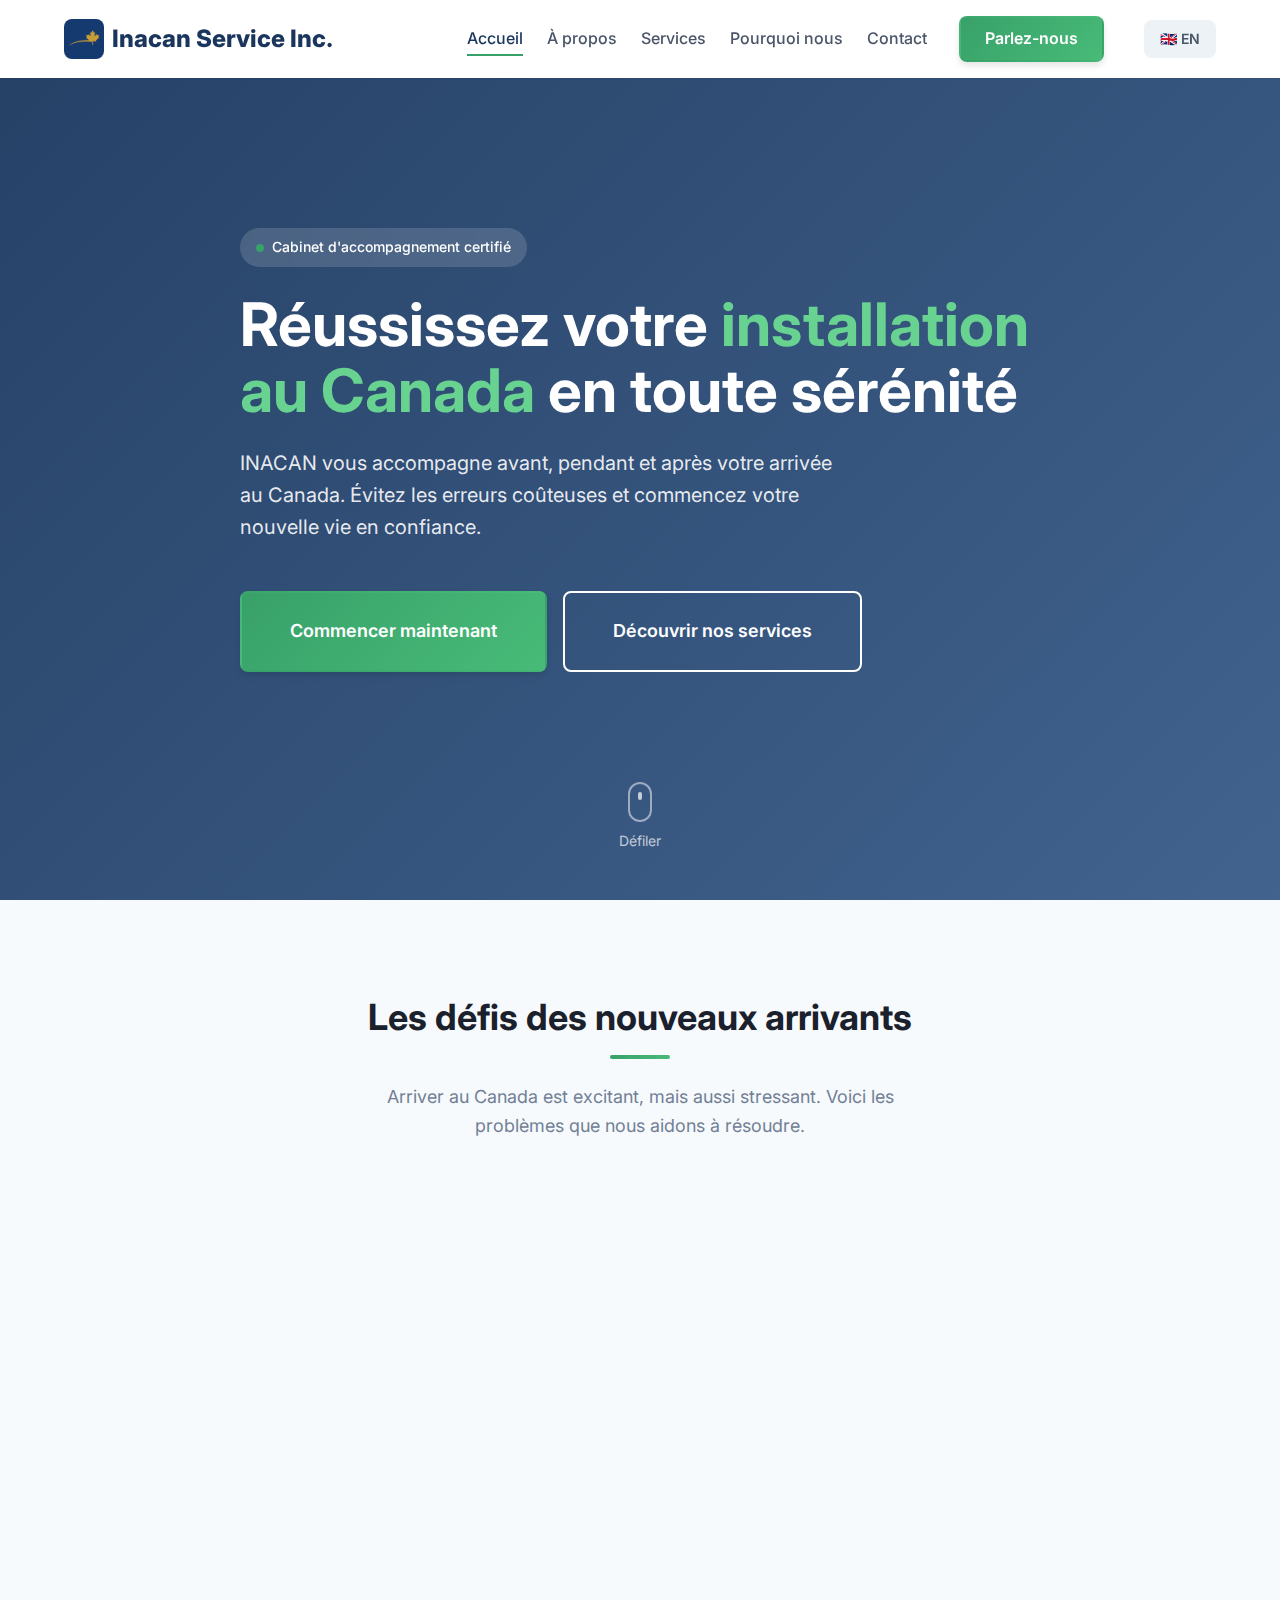
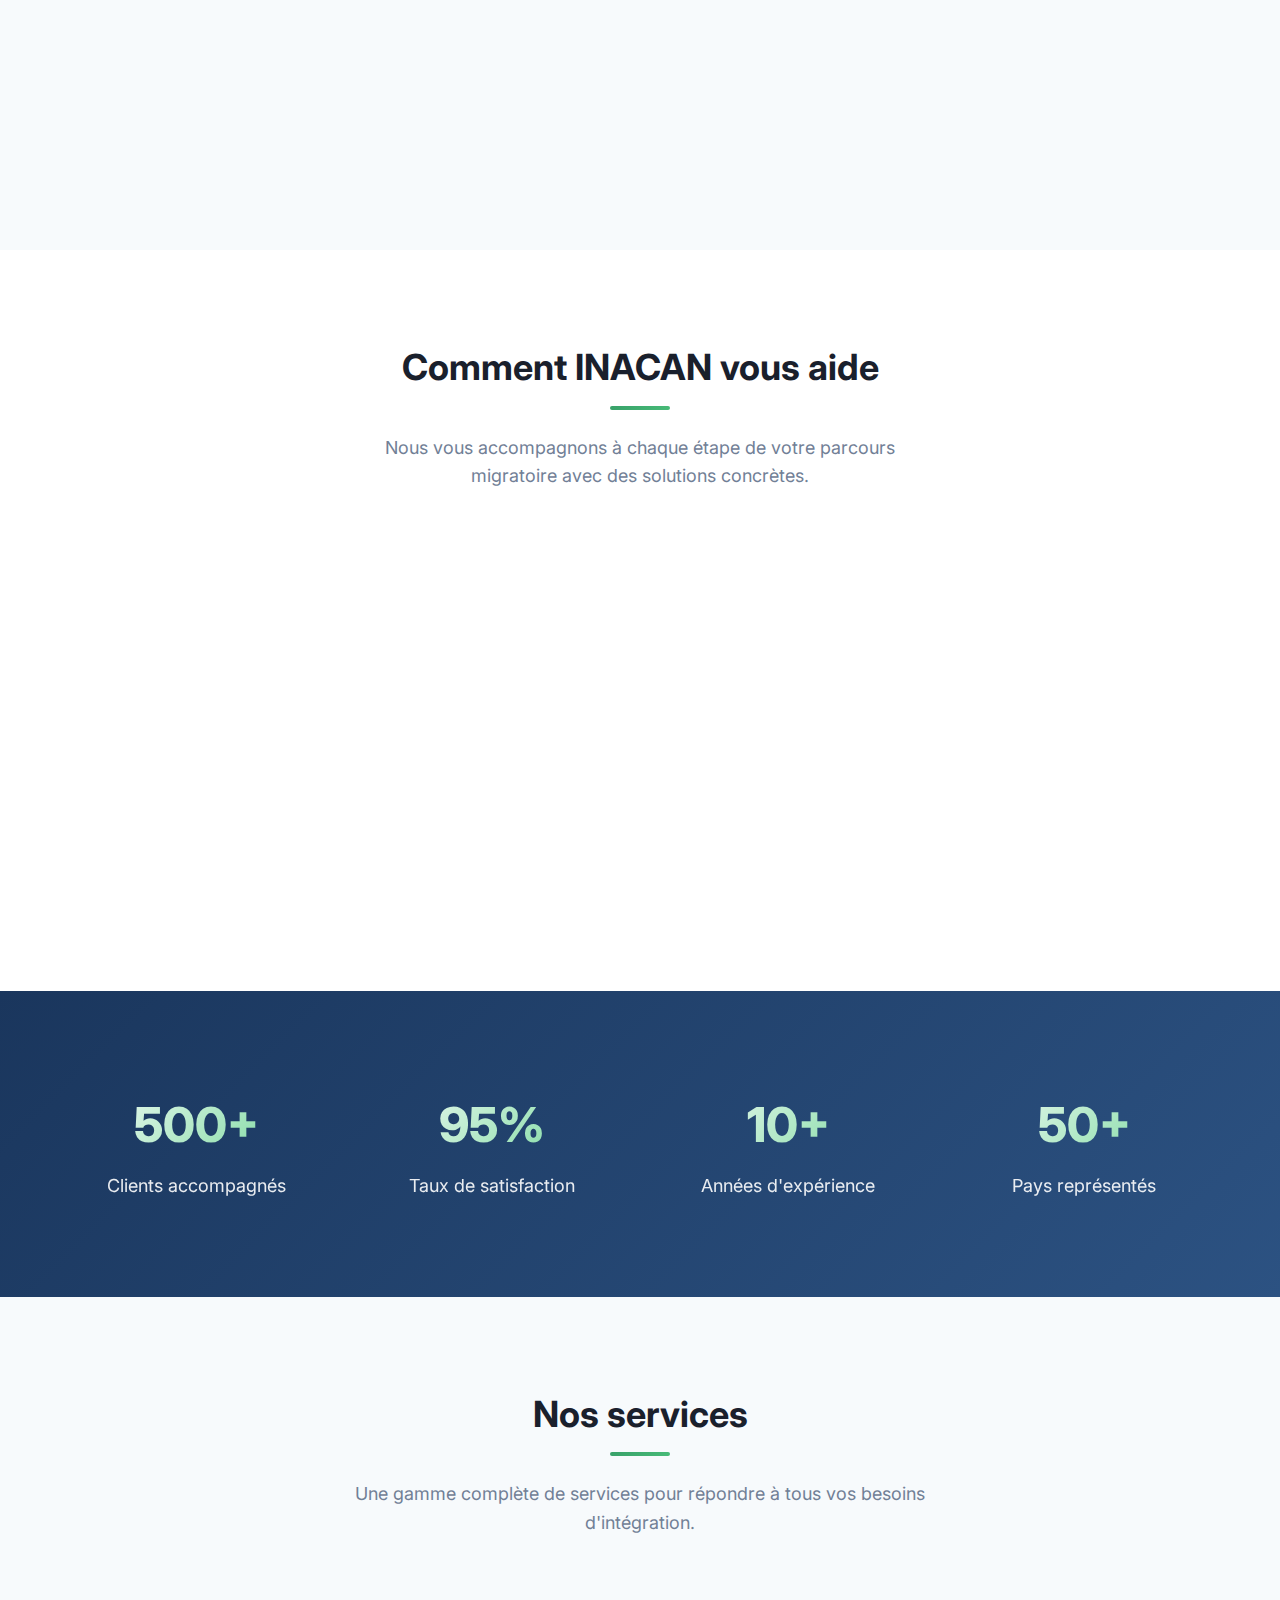
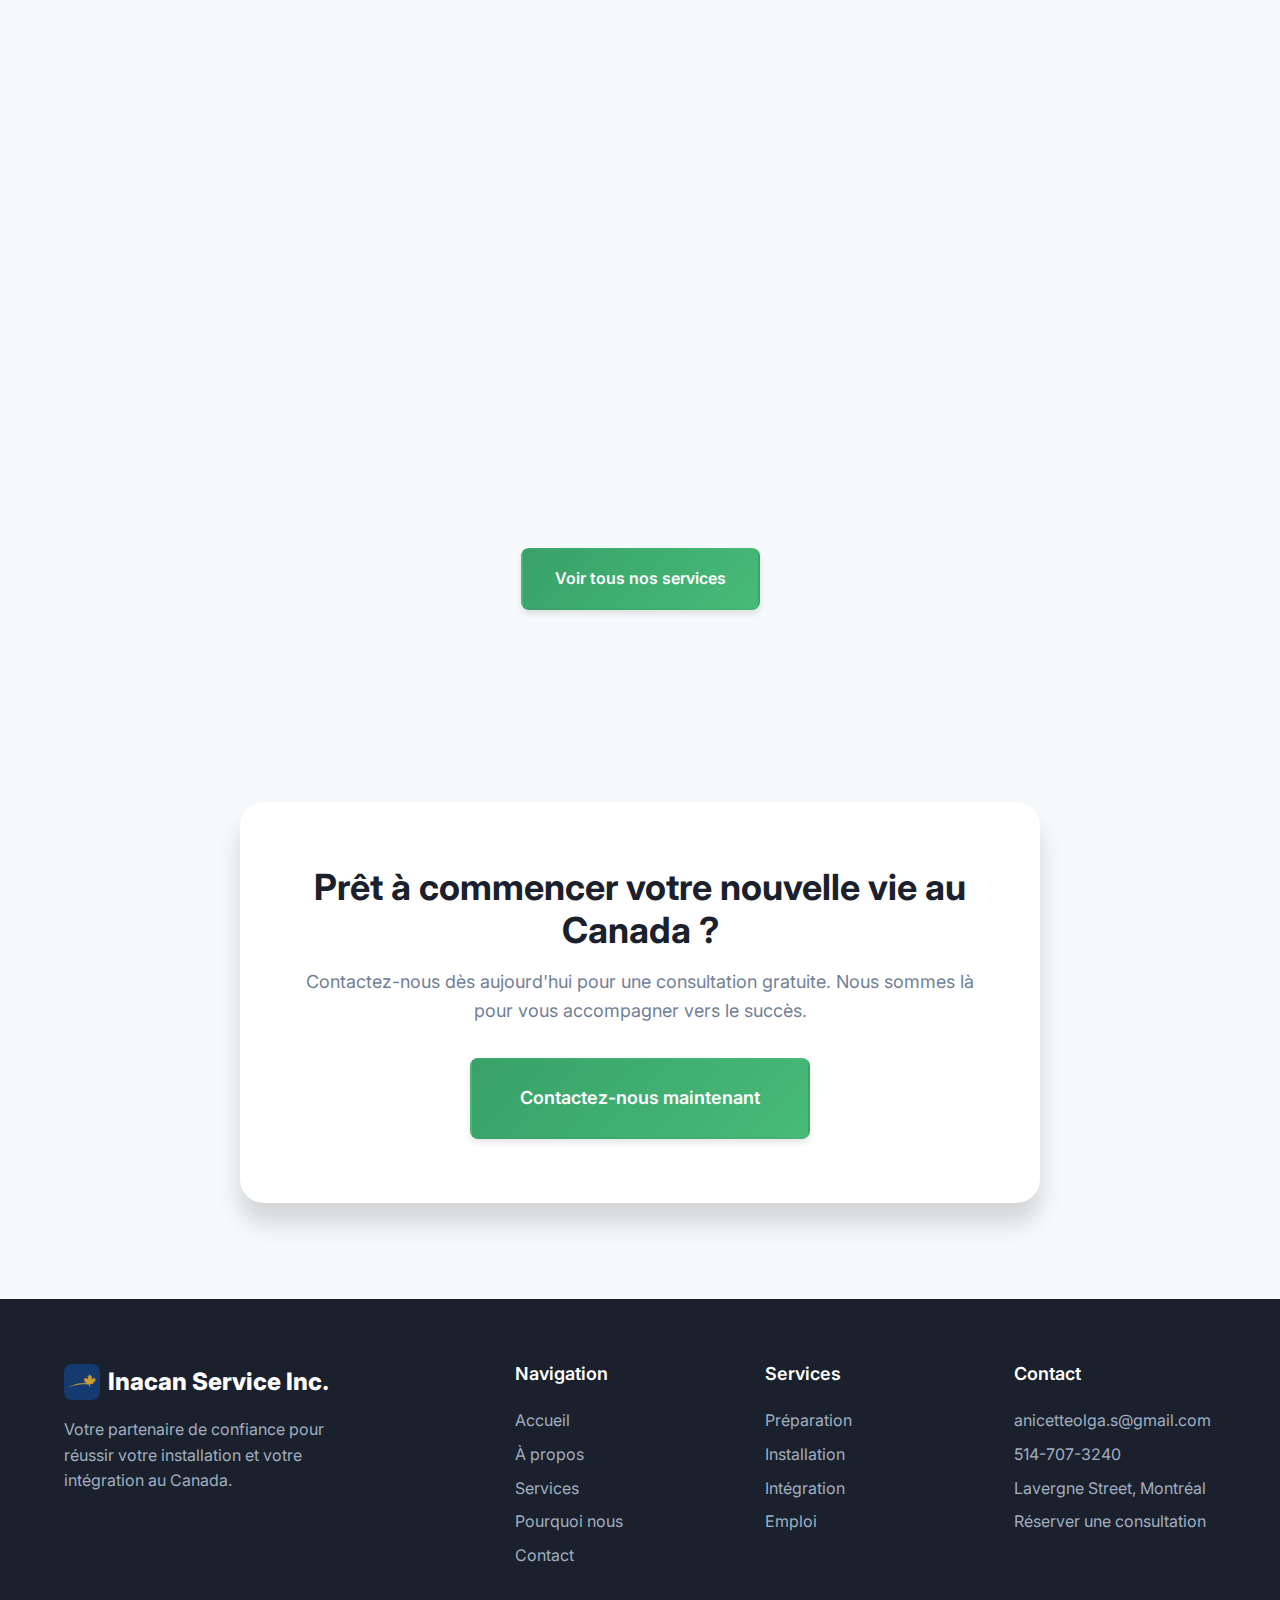
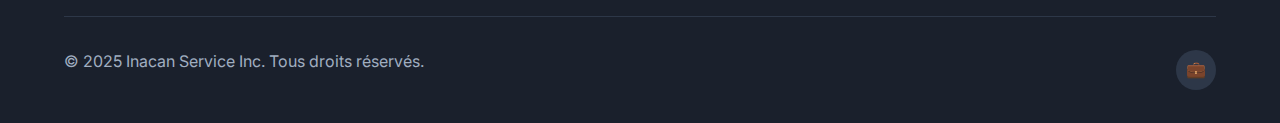
<file: index.html>
<!DOCTYPE html>
<html lang="fr">

<head>
  <meta charset="UTF-8">
  <meta name="viewport" content="width=device-width, initial-scale=1.0">
  <meta name="description"
    content="INACAN - Cabinet d'accompagnement pour les nouveaux arrivants au Canada. Installation, intégration et réussite professionnelle.">
  <meta name="keywords"
    content="immigration Canada, nouveaux arrivants, intégration, installation Canada, emploi immigrants">
  <title>INACAN - Votre partenaire pour réussir au Canada</title>
  <link rel="stylesheet" href="css/styles.css">
</head>

<body>
  <!-- Header -->
  <header class="header">
    <div class="header__container">
      <a href="index.html" class="header__logo">
        <img src="images/logo.png" alt="Inacan Service Inc." class="header__logo-img">
        Inacan Service Inc.
      </a>
      <nav class="nav">
        <ul class="nav__list">
          <li><a href="index.html" class="nav__link nav__link--active">Accueil</a></li>
          <li><a href="about.html" class="nav__link">À propos</a></li>
          <li><a href="services.html" class="nav__link">Services</a></li>
          <li><a href="why-us.html" class="nav__link">Pourquoi nous</a></li>
          <li><a href="contact.html" class="nav__link">Contact</a></li>
        </ul>
        <a href="contact.html" class="btn btn--primary nav__cta">Parlez-nous</a>
        <a href="index-en.html" class="lang-toggle" title="English">🇬🇧 EN</a>
        <button class="nav__toggle" aria-label="Menu">
          <span></span>
          <span></span>
          <span></span>
        </button>
      </nav>
    </div>
  </header>

  <!-- Hero Section -->
  <section class="hero">
    <div class="hero__bg"></div>
    <div class="container">
      <div class="hero__content">
        <div class="hero__badge">
          <span class="hero__badge-icon"></span>
          Cabinet d'accompagnement certifié
        </div>
        <h1 class="hero__title">
          Réussissez votre <span>installation au Canada</span> en toute sérénité
        </h1>
        <p class="hero__subtitle">
          INACAN vous accompagne avant, pendant et après votre arrivée au Canada.
          Évitez les erreurs coûteuses et commencez votre nouvelle vie en confiance.
        </p>
        <div class="hero__buttons">
          <a href="contact.html" class="btn btn--primary btn--large">
            Commencer maintenant
          </a>
          <a href="services.html" class="btn btn--outline btn--large">
            Découvrir nos services
          </a>
        </div>
      </div>
    </div>
    <div class="hero__scroll">
      <div class="hero__scroll-icon"></div>
      <span>Défiler</span>
    </div>
  </section>

  <!-- Problems Section -->
  <section class="section problems">
    <div class="container">
      <h2 class="section-title">Les défis des nouveaux arrivants</h2>
      <p class="section-subtitle">
        Arriver au Canada est excitant, mais aussi stressant. Voici les problèmes que nous aidons à résoudre.
      </p>
      <div class="problems__grid">
        <div class="problem-card fade-in">
          <div class="problem-card__icon">🏠</div>
          <h3 class="problem-card__title">Trouver un logement</h3>
          <p class="problem-card__text">
            Difficulté à trouver un logement abordable sans historique de crédit canadien ni références locales.
          </p>
        </div>
        <div class="problem-card fade-in">
          <div class="problem-card__icon">📋</div>
          <h3 class="problem-card__title">Reconnaissance des diplômes</h3>
          <p class="problem-card__text">
            Vos diplômes et expériences ne sont pas toujours reconnus au Canada, limitant vos opportunités.
          </p>
        </div>
        <div class="problem-card fade-in">
          <div class="problem-card__icon">💼</div>
          <h3 class="problem-card__title">Trouver un emploi</h3>
          <p class="problem-card__text">
            Le marché du travail canadien a ses propres codes et exigences difficiles à maîtriser.
          </p>
        </div>
        <div class="problem-card fade-in">
          <div class="problem-card__icon">🌍</div>
          <h3 class="problem-card__title">Adaptation culturelle</h3>
          <p class="problem-card__text">
            Comprendre les valeurs, le climat et le mode de vie canadien peut prendre du temps.
          </p>
        </div>
        <div class="problem-card fade-in">
          <div class="problem-card__icon">📚</div>
          <h3 class="problem-card__title">Orientation scolaire</h3>
          <p class="problem-card__text">
            Choisir le bon programme d'études pour maximiser vos chances de succès au Canada.
          </p>
        </div>
        <div class="problem-card fade-in">
          <div class="problem-card__icon">❓</div>
          <h3 class="problem-card__title">Manque d'information</h3>
          <p class="problem-card__text">
            Trop d'informations contradictoires en ligne, pas assez de conseils fiables et personnalisés.
          </p>
        </div>
      </div>
    </div>
  </section>

  <!-- Solutions Section -->
  <section class="section">
    <div class="container">
      <h2 class="section-title">Comment INACAN vous aide</h2>
      <p class="section-subtitle">
        Nous vous accompagnons à chaque étape de votre parcours migratoire avec des solutions concrètes.
      </p>
      <div class="solutions__grid">
        <div class="solution-card fade-in">
          <div class="solution-card__number">1</div>
          <div class="solution-card__content">
            <h4>Préparation avant l'arrivée</h4>
            <p>Documents, conseils pratiques, et tout ce qu'il faut savoir pour éviter les erreurs à la frontière.</p>
          </div>
        </div>
        <div class="solution-card fade-in">
          <div class="solution-card__number">2</div>
          <div class="solution-card__content">
            <h4>Accueil et installation</h4>
            <p>Aide pour trouver un logement, une garderie, et accomplir les premières démarches administratives.</p>
          </div>
        </div>
        <div class="solution-card fade-in">
          <div class="solution-card__number">3</div>
          <div class="solution-card__content">
            <h4>Intégration sociale et culturelle</h4>
            <p>Comprendre la culture canadienne, le climat, les valeurs et créer votre réseau social.</p>
          </div>
        </div>
        <div class="solution-card fade-in">
          <div class="solution-card__number">4</div>
          <div class="solution-card__content">
            <h4>Réussite professionnelle</h4>
            <p>CV canadien, codes culturels au travail, préparation aux entrevues et stratégies de recherche d'emploi.
            </p>
          </div>
        </div>
      </div>
    </div>
  </section>

  <!-- Stats Section -->
  <section class="section stats">
    <div class="container">
      <div class="stats__grid">
        <div class="stat-item">
          <div class="stat-item__number" data-count="500">500+</div>
          <div class="stat-item__label">Clients accompagnés</div>
        </div>
        <div class="stat-item">
          <div class="stat-item__number" data-count="95">95%</div>
          <div class="stat-item__label">Taux de satisfaction</div>
        </div>
        <div class="stat-item">
          <div class="stat-item__number" data-count="10">10+</div>
          <div class="stat-item__label">Années d'expérience</div>
        </div>
        <div class="stat-item">
          <div class="stat-item__number" data-count="50">50+</div>
          <div class="stat-item__label">Pays représentés</div>
        </div>
      </div>
    </div>
  </section>

  <!-- Services Preview -->
  <section class="section section--gray">
    <div class="container">
      <h2 class="section-title">Nos services</h2>
      <p class="section-subtitle">
        Une gamme complète de services pour répondre à tous vos besoins d'intégration.
      </p>
      <div class="services__grid">
        <div class="service-card fade-in">
          <div class="service-card__image">✈️</div>
          <div class="service-card__content">
            <h3 class="service-card__title">Préparation à l'arrivée</h3>
            <p class="service-card__text">
              Tout ce qu'il faut préparer avant votre départ pour un voyage sans stress.
            </p>
            <ul class="service-card__list">
              <li>Documents essentiels</li>
              <li>Conseils douaniers</li>
              <li>Checklist personnalisée</li>
            </ul>
          </div>
        </div>
        <div class="service-card fade-in">
          <div class="service-card__image">🏡</div>
          <div class="service-card__content">
            <h3 class="service-card__title">Installation</h3>
            <p class="service-card__text">
              Trouvez rapidement un logement et accomplissez vos démarches administratives.
            </p>
            <ul class="service-card__list">
              <li>Recherche de logement</li>
              <li>Services de garderie</li>
              <li>Démarches administratives</li>
            </ul>
          </div>
        </div>
        <div class="service-card fade-in">
          <div class="service-card__image">💼</div>
          <div class="service-card__content">
            <h3 class="service-card__title">Emploi et carrière</h3>
            <p class="service-card__text">
              Accélérez votre intégration professionnelle avec nos experts en emploi.
            </p>
            <ul class="service-card__list">
              <li>CV canadien</li>
              <li>Préparation entrevues</li>
              <li>Réseautage professionnel</li>
            </ul>
          </div>
        </div>
      </div>
      <div class="text-center" style="margin-top: var(--spacing-2xl);">
        <a href="services.html" class="btn btn--primary">Voir tous nos services</a>
      </div>
    </div>
  </section>

  <!-- CTA Section -->
  <section class="section cta">
    <div class="container">
      <div class="cta__box">
        <h2 class="cta__title">Prêt à commencer votre nouvelle vie au Canada ?</h2>
        <p class="cta__text">
          Contactez-nous dès aujourd'hui pour une consultation gratuite.
          Nous sommes là pour vous accompagner vers le succès.
        </p>
        <a href="contact.html" class="btn btn--primary btn--large">Contactez-nous maintenant</a>
      </div>
    </div>
  </section>

  <!-- Footer -->
  <footer class="footer">
    <div class="container">
      <div class="footer__grid">
        <div class="footer__brand">
          <a href="index.html" class="footer__logo">
            <img src="images/logo.png" alt="Inacan Service Inc." class="footer__logo-img">
            Inacan Service Inc.
          </a>
          <p class="footer__description">
            Votre partenaire de confiance pour réussir votre installation et votre intégration au Canada.
          </p>
        </div>
        <div class="footer__column">
          <h4 class="footer__title">Navigation</h4>
          <div class="footer__links">
            <a href="index.html">Accueil</a>
            <a href="about.html">À propos</a>
            <a href="services.html">Services</a>
            <a href="why-us.html">Pourquoi nous</a>
            <a href="contact.html">Contact</a>
          </div>
        </div>
        <div class="footer__column">
          <h4 class="footer__title">Services</h4>
          <div class="footer__links">
            <a href="services.html">Préparation</a>
            <a href="services.html">Installation</a>
            <a href="services.html">Intégration</a>
            <a href="services.html">Emploi</a>
          </div>
        </div>
        <div class="footer__column">
          <h4 class="footer__title">Contact</h4>
          <div class="footer__links">
            <a href="mailto:anicetteolga.s@gmail.com">anicetteolga.s@gmail.com</a>
            <a href="tel:+15147073240">514-707-3240</a>
            <a href="#">Lavergne Street, Montréal</a>
            <a href="https://calendly.com/inacan-service" target="_blank">Réserver une consultation</a>
          </div>
        </div>
      </div>
      <div class="footer__bottom">
        <p class="footer__copyright">
          © 2025 Inacan Service Inc. Tous droits réservés.
        </p>
        <div class="footer__social">
          <a href="https://linkedin.com/in/anicette-olga-sonfack" target="_blank" aria-label="LinkedIn">💼</a>
        </div>
      </div>
    </div>
  </footer>

  <script src="js/main.js"></script>
</body>

</html>
</file>
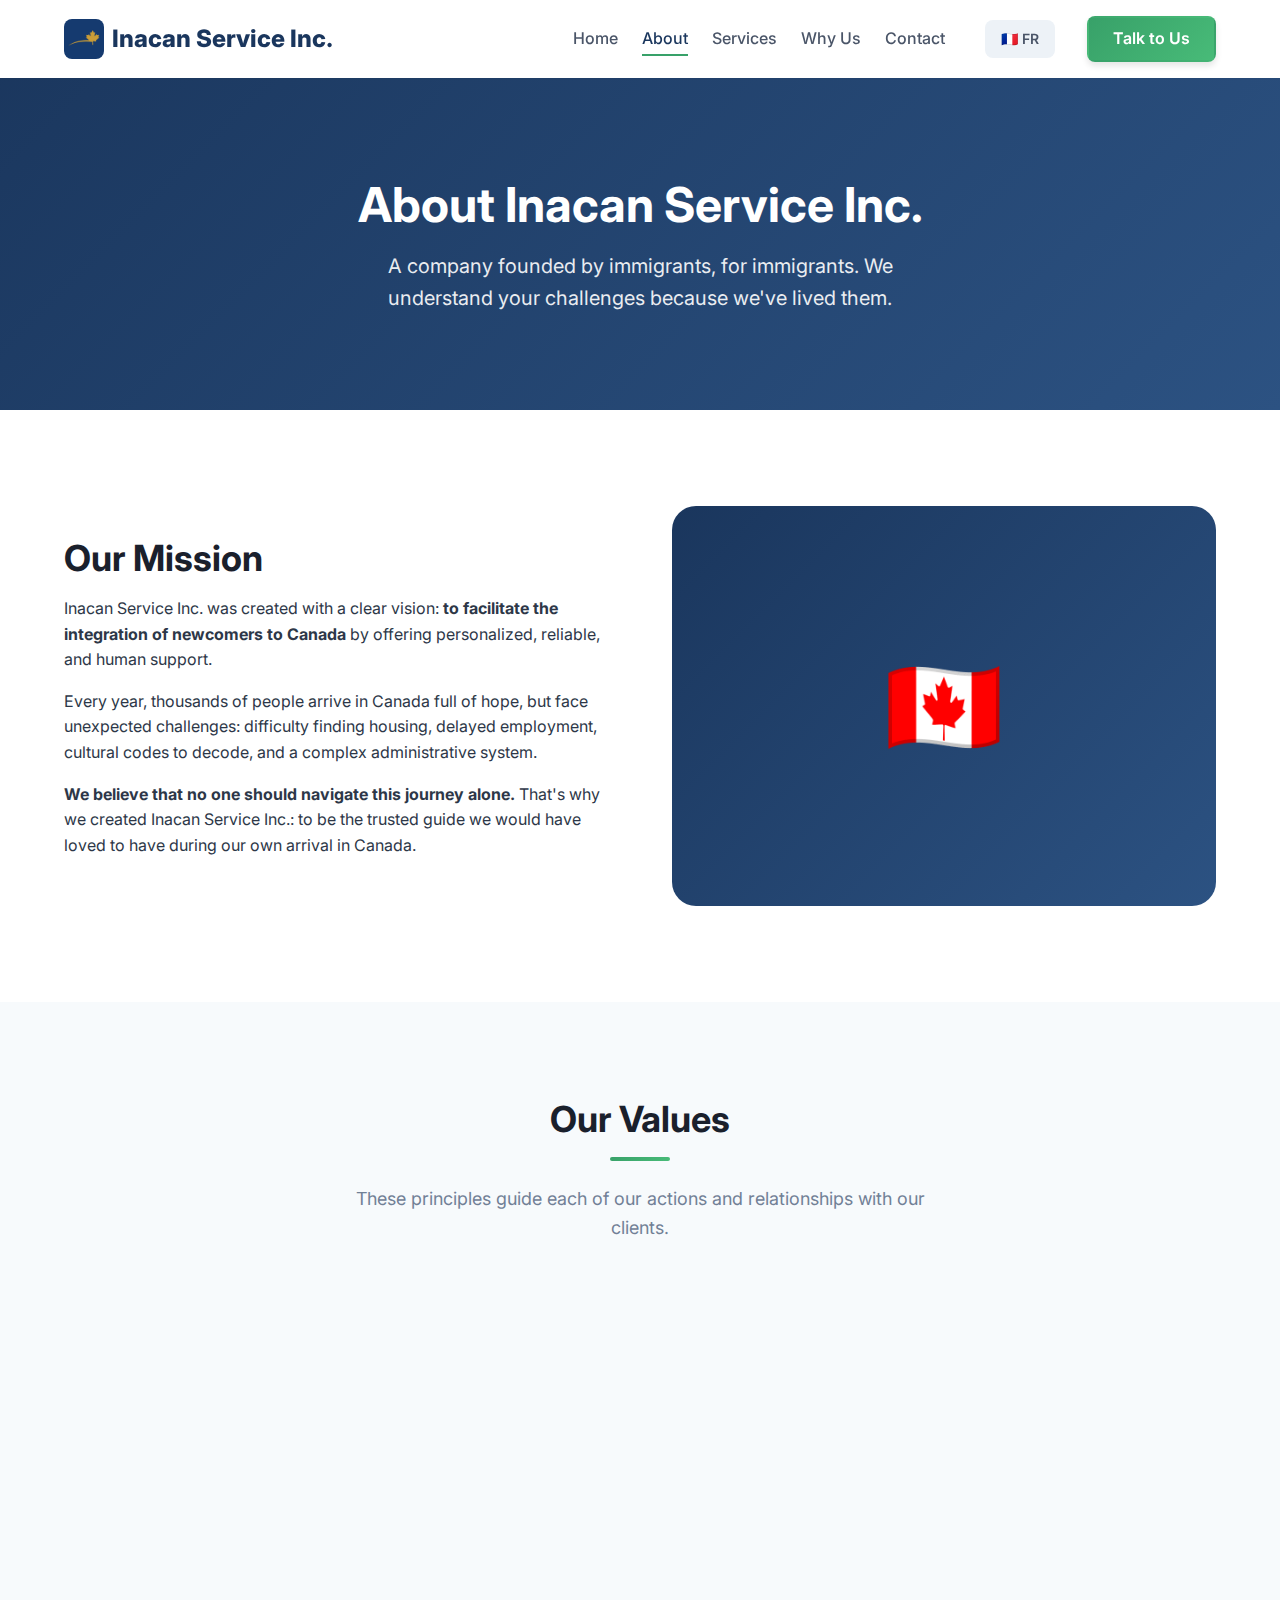
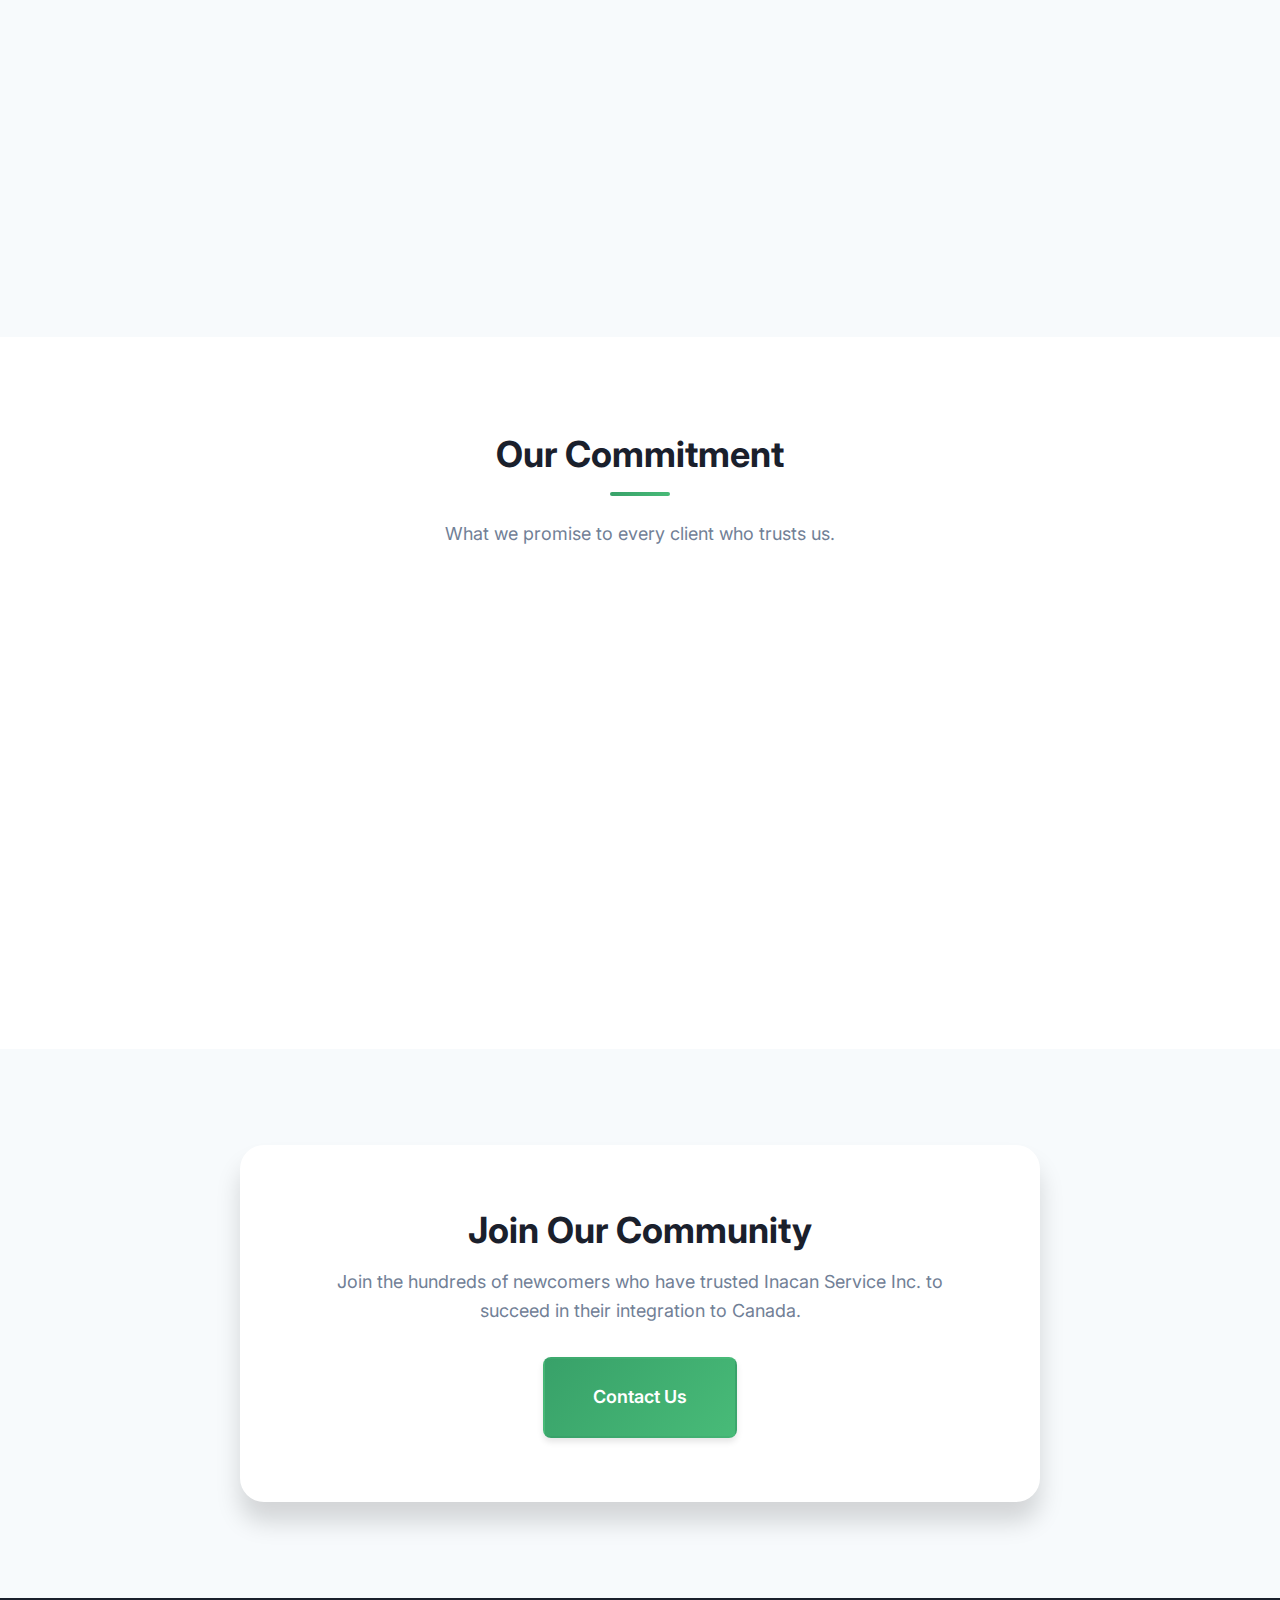
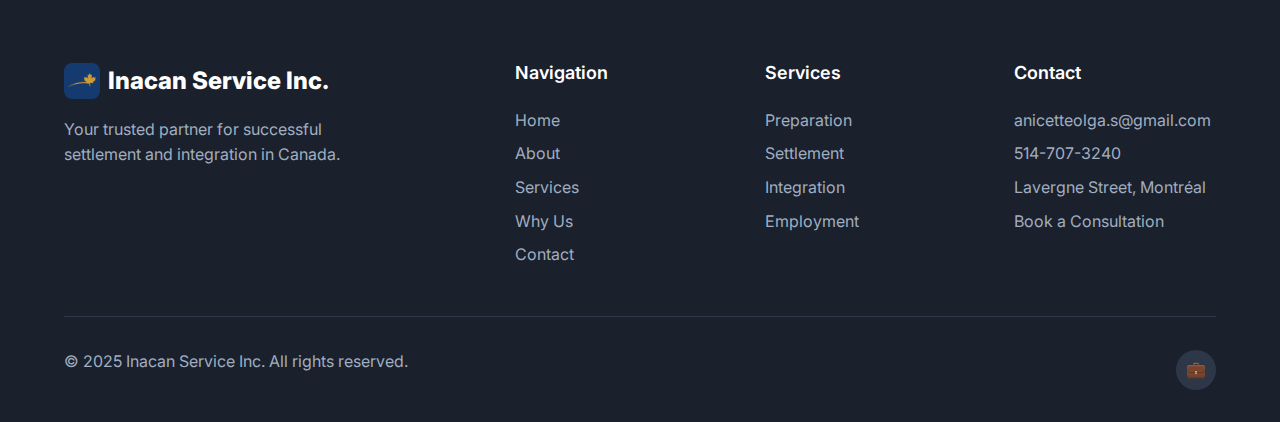
<file: about-en.html>
<!DOCTYPE html>
<html lang="en">

<head>
    <meta charset="UTF-8">
    <meta name="viewport" content="width=device-width, initial-scale=1.0">
    <meta name="description"
        content="Discover Inacan Service Inc., your trusted partner for supporting newcomers to Canada.">
    <title>About - Inacan Service Inc.</title>
    <link rel="stylesheet" href="css/styles.css">
</head>

<body>
    <!-- Header -->
    <header class="header">
        <div class="header__container">
            <a href="index-en.html" class="header__logo">
                <img src="images/logo.png" alt="Inacan Service Inc." class="header__logo-img">
                Inacan Service Inc.
            </a>
            <nav class="nav">
                <ul class="nav__list">
                    <li><a href="index-en.html" class="nav__link">Home</a></li>
                    <li><a href="about-en.html" class="nav__link nav__link--active">About</a></li>
                    <li><a href="services-en.html" class="nav__link">Services</a></li>
                    <li><a href="why-us-en.html" class="nav__link">Why Us</a></li>
                    <li><a href="contact-en.html" class="nav__link">Contact</a></li>
                </ul>
                <a href="about.html" class="lang-toggle" title="Français">🇫🇷 FR</a>
                <a href="contact-en.html" class="btn btn--primary nav__cta">Talk to Us</a>
                <button class="nav__toggle" aria-label="Menu">
                    <span></span>
                    <span></span>
                    <span></span>
                </button>
            </nav>
        </div>
    </header>

    <!-- Hero -->
    <section class="about-hero">
        <div class="container">
            <h1 class="about-hero__title">About Inacan Service Inc.</h1>
            <p class="about-hero__subtitle">
                A company founded by immigrants, for immigrants.
                We understand your challenges because we've lived them.
            </p>
        </div>
    </section>

    <!-- Mission Section -->
    <section class="section">
        <div class="container">
            <div class="mission__content">
                <div class="mission__text fade-in">
                    <h2>Our Mission</h2>
                    <p>
                        Inacan Service Inc. was created with a clear vision: <strong>to facilitate the integration of
                            newcomers
                            to Canada</strong>
                        by offering personalized, reliable, and human support.
                    </p>
                    <p>
                        Every year, thousands of people arrive in Canada full of hope, but face
                        unexpected challenges: difficulty finding housing, delayed employment, cultural codes to decode,
                        and a complex administrative system.
                    </p>
                    <p>
                        <strong>We believe that no one should navigate this journey alone.</strong>
                        That's why we created Inacan Service Inc.: to be the trusted guide we would have
                        loved to have during our own arrival in Canada.
                    </p>
                </div>
                <div class="mission__image fade-in">
                    🇨🇦
                </div>
            </div>
        </div>
    </section>

    <!-- Values Section -->
    <section class="section section--gray">
        <div class="container">
            <h2 class="section-title">Our Values</h2>
            <p class="section-subtitle">
                These principles guide each of our actions and relationships with our clients.
            </p>
            <div class="values__grid">
                <div class="value-card fade-in">
                    <div class="value-card__icon">🤝</div>
                    <h3 class="value-card__title">Support</h3>
                    <p class="value-card__text">
                        We walk alongside you at every step. You are never alone on this journey.
                    </p>
                </div>
                <div class="value-card fade-in">
                    <div class="value-card__icon">💎</div>
                    <h3 class="value-card__title">Transparency</h3>
                    <p class="value-card__text">
                        We give you clear, honest, and verified information. No false promises.
                    </p>
                </div>
                <div class="value-card fade-in">
                    <div class="value-card__icon">🎯</div>
                    <h3 class="value-card__title">Success</h3>
                    <p class="value-card__text">
                        Your success is our priority. We measure our success by yours.
                    </p>
                </div>
                <div class="value-card fade-in">
                    <div class="value-card__icon">❤️</div>
                    <h3 class="value-card__title">Empathy</h3>
                    <p class="value-card__text">
                        We understand your fears and hopes because we've lived the same journey.
                    </p>
                </div>
                <div class="value-card fade-in">
                    <div class="value-card__icon">🌍</div>
                    <h3 class="value-card__title">Inclusion</h3>
                    <p class="value-card__text">
                        We welcome all origins, cultures, and backgrounds. Diversity enriches us.
                    </p>
                </div>
                <div class="value-card fade-in">
                    <div class="value-card__icon">⭐</div>
                    <h3 class="value-card__title">Excellence</h3>
                    <p class="value-card__text">
                        We strive for excellence in every service to offer you the best support.
                    </p>
                </div>
            </div>
        </div>
    </section>

    <!-- Engagement Section -->
    <section class="section">
        <div class="container">
            <h2 class="section-title">Our Commitment</h2>
            <p class="section-subtitle">
                What we promise to every client who trusts us.
            </p>
            <div class="solutions__grid">
                <div class="solution-card fade-in">
                    <div class="solution-card__number">✓</div>
                    <div class="solution-card__content">
                        <h4>Reliable Information</h4>
                        <p>We provide only verified and up-to-date information about immigration and life in Canada.</p>
                    </div>
                </div>
                <div class="solution-card fade-in">
                    <div class="solution-card__number">✓</div>
                    <div class="solution-card__content">
                        <h4>Personalized Support</h4>
                        <p>Each client is unique. We adapt our services to your situation, needs, and goals.</p>
                    </div>
                </div>
                <div class="solution-card fade-in">
                    <div class="solution-card__number">✓</div>
                    <div class="solution-card__content">
                        <h4>Availability</h4>
                        <p>We're here when you need us. Questions, concerns, emergencies: we respond.</p>
                    </div>
                </div>
                <div class="solution-card fade-in">
                    <div class="solution-card__number">✓</div>
                    <div class="solution-card__content">
                        <h4>Concrete Results</h4>
                        <p>Our goal is not to give you advice, but to help you achieve your real goals.</p>
                    </div>
                </div>
            </div>
        </div>
    </section>

    <!-- CTA Section -->
    <section class="section cta">
        <div class="container">
            <div class="cta__box">
                <h2 class="cta__title">Join Our Community</h2>
                <p class="cta__text">
                    Join the hundreds of newcomers who have trusted Inacan Service Inc.
                    to succeed in their integration to Canada.
                </p>
                <a href="contact-en.html" class="btn btn--primary btn--large">Contact Us</a>
            </div>
        </div>
    </section>

    <!-- Footer -->
    <footer class="footer">
        <div class="container">
            <div class="footer__grid">
                <div class="footer__brand">
                    <a href="index-en.html" class="footer__logo">
                        <img src="images/logo.png" alt="Inacan Service Inc." class="footer__logo-img">
                        Inacan Service Inc.
                    </a>
                    <p class="footer__description">
                        Your trusted partner for successful settlement and integration in Canada.
                    </p>
                </div>
                <div class="footer__column">
                    <h4 class="footer__title">Navigation</h4>
                    <div class="footer__links">
                        <a href="index-en.html">Home</a>
                        <a href="about-en.html">About</a>
                        <a href="services-en.html">Services</a>
                        <a href="why-us-en.html">Why Us</a>
                        <a href="contact-en.html">Contact</a>
                    </div>
                </div>
                <div class="footer__column">
                    <h4 class="footer__title">Services</h4>
                    <div class="footer__links">
                        <a href="services-en.html">Preparation</a>
                        <a href="services-en.html">Settlement</a>
                        <a href="services-en.html">Integration</a>
                        <a href="services-en.html">Employment</a>
                    </div>
                </div>
                <div class="footer__column">
                    <h4 class="footer__title">Contact</h4>
                    <div class="footer__links">
                        <a href="mailto:anicetteolga.s@gmail.com">anicetteolga.s@gmail.com</a>
                        <a href="tel:+15147073240">514-707-3240</a>
                        <a href="#">Lavergne Street, Montréal</a>
                        <a href="https://calendly.com/inacan-service" target="_blank">Book a Consultation</a>
                    </div>
                </div>
            </div>
            <div class="footer__bottom">
                <p class="footer__copyright">
                    © 2025 Inacan Service Inc. All rights reserved.
                </p>
                <div class="footer__social">
                    <a href="https://linkedin.com/in/anicette-olga-sonfack" target="_blank" aria-label="LinkedIn">💼</a>
                </div>
            </div>
        </div>
    </footer>

    <script src="js/main.js"></script>
</body>

</html>
</file>
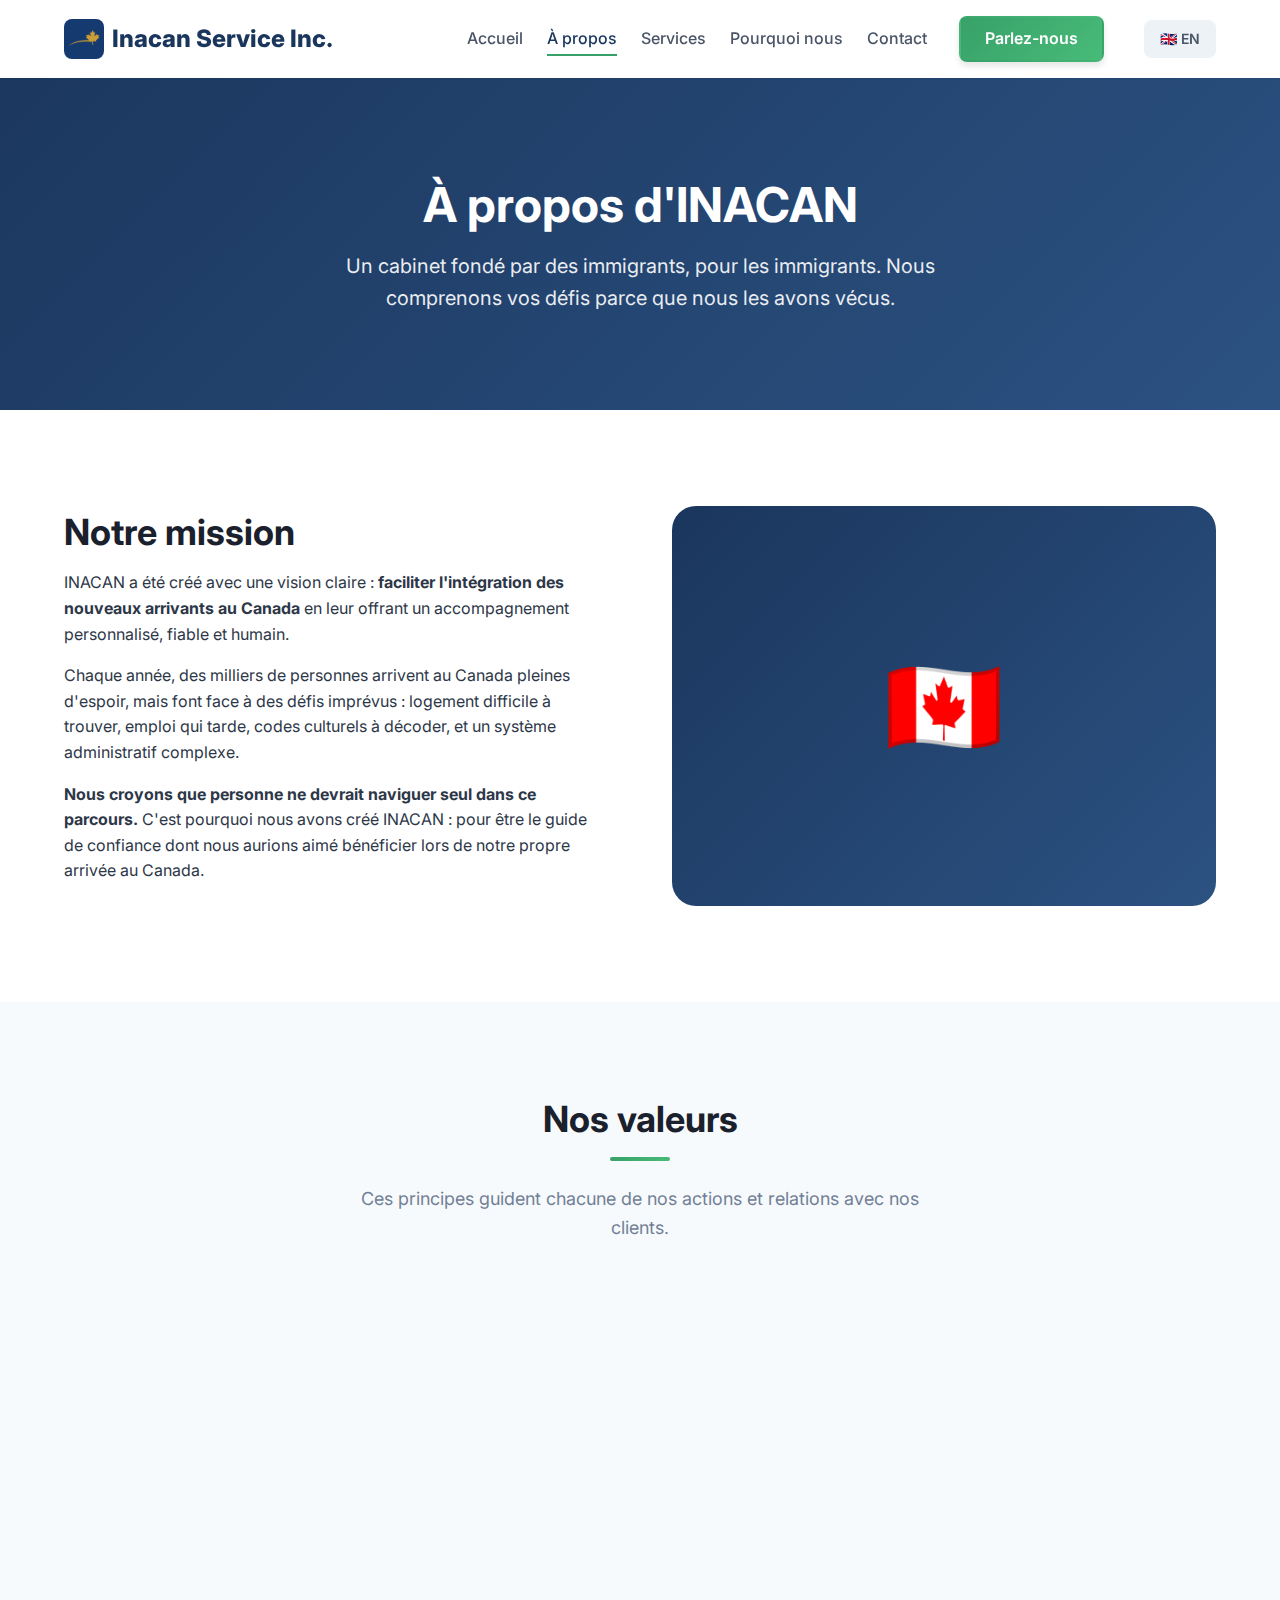
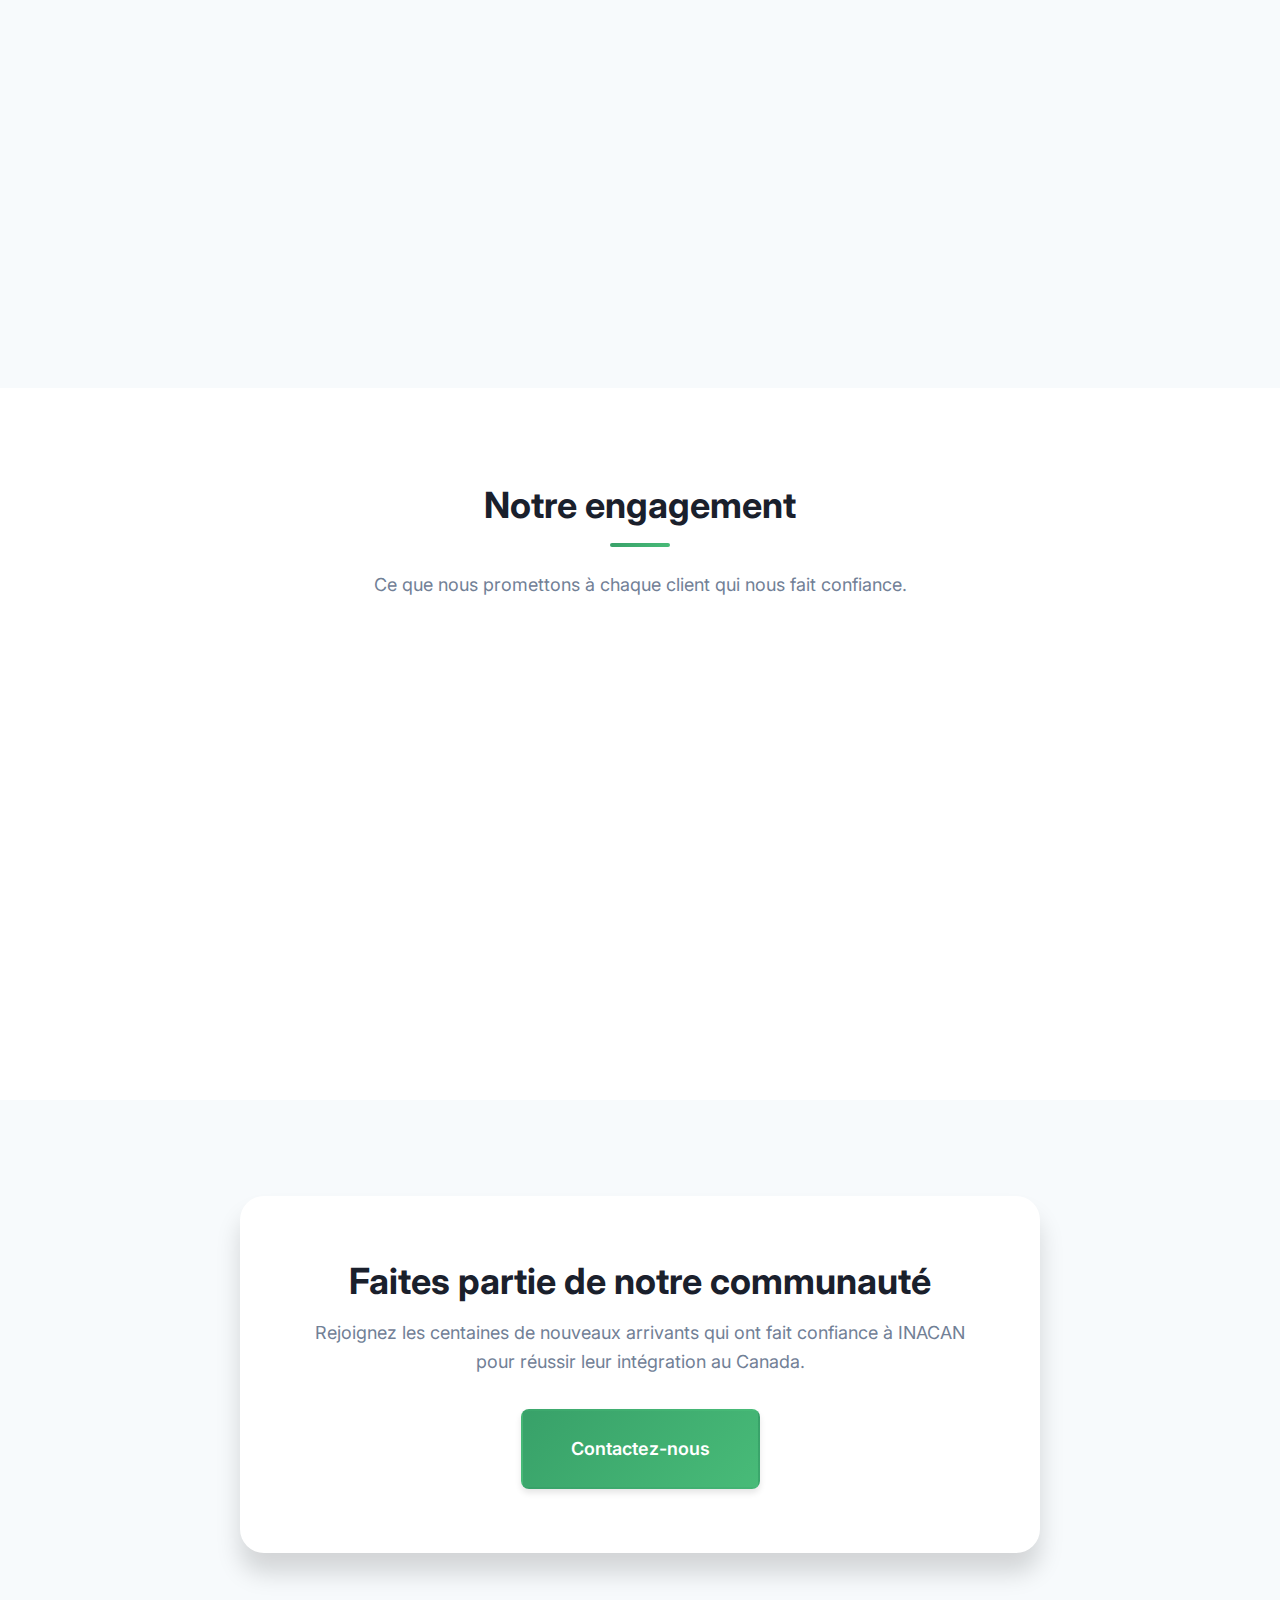
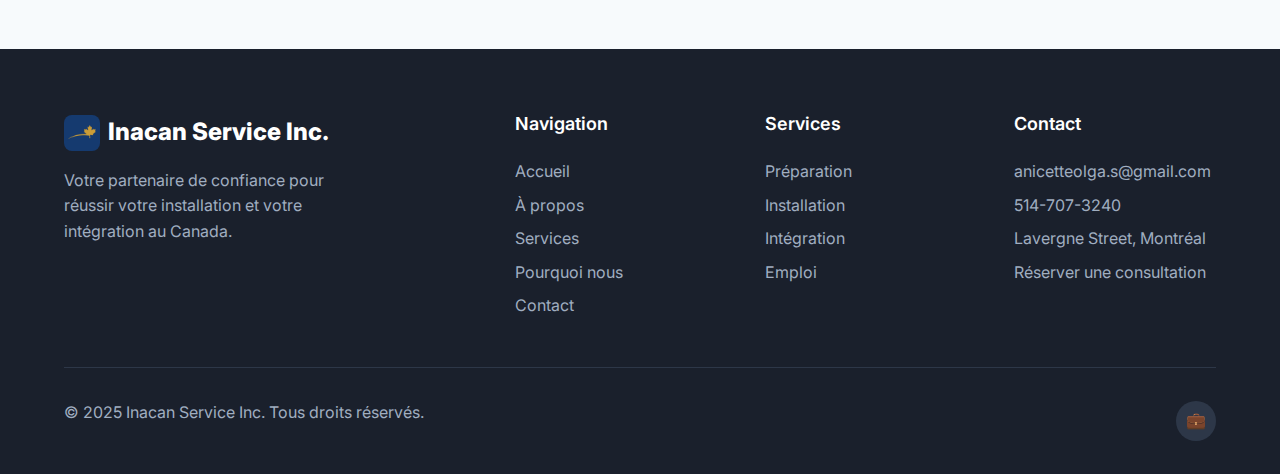
<file: about.html>
<!DOCTYPE html>
<html lang="fr">

<head>
    <meta charset="UTF-8">
    <meta name="viewport" content="width=device-width, initial-scale=1.0">
    <meta name="description"
        content="Découvrez INACAN, votre partenaire de confiance pour l'accompagnement des nouveaux arrivants au Canada.">
    <title>À propos - INACAN</title>
    <link rel="stylesheet" href="css/styles.css">
</head>

<body>
    <!-- Header -->
    <header class="header">
        <div class="header__container">
            <a href="index.html" class="header__logo">
                <img src="images/logo.png" alt="Inacan Service Inc." class="header__logo-img">
                Inacan Service Inc.
            </a>
            <nav class="nav">
                <ul class="nav__list">
                    <li><a href="index.html" class="nav__link">Accueil</a></li>
                    <li><a href="about.html" class="nav__link nav__link--active">À propos</a></li>
                    <li><a href="services.html" class="nav__link">Services</a></li>
                    <li><a href="why-us.html" class="nav__link">Pourquoi nous</a></li>
                    <li><a href="contact.html" class="nav__link">Contact</a></li>
                </ul>
                <a href="contact.html" class="btn btn--primary nav__cta">Parlez-nous</a>
                <a href="about-en.html" class="lang-toggle" title="English">🇬🇧 EN</a>
                <button class="nav__toggle" aria-label="Menu">
                    <span></span>
                    <span></span>
                    <span></span>
                </button>
            </nav>
        </div>
    </header>

    <!-- Hero -->
    <section class="about-hero">
        <div class="container">
            <h1 class="about-hero__title">À propos d'INACAN</h1>
            <p class="about-hero__subtitle">
                Un cabinet fondé par des immigrants, pour les immigrants.
                Nous comprenons vos défis parce que nous les avons vécus.
            </p>
        </div>
    </section>

    <!-- Mission Section -->
    <section class="section">
        <div class="container">
            <div class="mission__content">
                <div class="mission__text fade-in">
                    <h2>Notre mission</h2>
                    <p>
                        INACAN a été créé avec une vision claire : <strong>faciliter l'intégration des nouveaux
                            arrivants au Canada</strong>
                        en leur offrant un accompagnement personnalisé, fiable et humain.
                    </p>
                    <p>
                        Chaque année, des milliers de personnes arrivent au Canada pleines d'espoir, mais font face
                        à des défis imprévus : logement difficile à trouver, emploi qui tarde, codes culturels à
                        décoder,
                        et un système administratif complexe.
                    </p>
                    <p>
                        <strong>Nous croyons que personne ne devrait naviguer seul dans ce parcours.</strong>
                        C'est pourquoi nous avons créé INACAN : pour être le guide de confiance dont nous aurions
                        aimé bénéficier lors de notre propre arrivée au Canada.
                    </p>
                </div>
                <div class="mission__image fade-in">
                    🇨🇦
                </div>
            </div>
        </div>
    </section>

    <!-- Values Section -->
    <section class="section section--gray">
        <div class="container">
            <h2 class="section-title">Nos valeurs</h2>
            <p class="section-subtitle">
                Ces principes guident chacune de nos actions et relations avec nos clients.
            </p>
            <div class="values__grid">
                <div class="value-card fade-in">
                    <div class="value-card__icon">🤝</div>
                    <h3 class="value-card__title">Accompagnement</h3>
                    <p class="value-card__text">
                        Nous marchons à vos côtés à chaque étape. Vous n'êtes jamais seul dans ce parcours.
                    </p>
                </div>
                <div class="value-card fade-in">
                    <div class="value-card__icon">💎</div>
                    <h3 class="value-card__title">Transparence</h3>
                    <p class="value-card__text">
                        Nous vous donnons des informations claires, honnêtes et vérifiées. Pas de fausses promesses.
                    </p>
                </div>
                <div class="value-card fade-in">
                    <div class="value-card__icon">🎯</div>
                    <h3 class="value-card__title">Réussite</h3>
                    <p class="value-card__text">
                        Votre succès est notre priorité. Nous mesurons notre réussite par la vôtre.
                    </p>
                </div>
                <div class="value-card fade-in">
                    <div class="value-card__icon">❤️</div>
                    <h3 class="value-card__title">Empathie</h3>
                    <p class="value-card__text">
                        Nous comprenons vos craintes et vos espoirs parce que nous avons vécu le même parcours.
                    </p>
                </div>
                <div class="value-card fade-in">
                    <div class="value-card__icon">🌍</div>
                    <h3 class="value-card__title">Inclusion</h3>
                    <p class="value-card__text">
                        Nous accueillons toutes les origines, cultures et parcours. La diversité nous enrichit.
                    </p>
                </div>
                <div class="value-card fade-in">
                    <div class="value-card__icon">⭐</div>
                    <h3 class="value-card__title">Excellence</h3>
                    <p class="value-card__text">
                        Nous visons l'excellence dans chaque service pour vous offrir le meilleur accompagnement.
                    </p>
                </div>
            </div>
        </div>
    </section>

    <!-- Engagement Section -->
    <section class="section">
        <div class="container">
            <h2 class="section-title">Notre engagement</h2>
            <p class="section-subtitle">
                Ce que nous promettons à chaque client qui nous fait confiance.
            </p>
            <div class="solutions__grid">
                <div class="solution-card fade-in">
                    <div class="solution-card__number">✓</div>
                    <div class="solution-card__content">
                        <h4>Information fiable</h4>
                        <p>Nous vous fournissons uniquement des informations vérifiées et à jour sur l'immigration et la
                            vie au Canada.</p>
                    </div>
                </div>
                <div class="solution-card fade-in">
                    <div class="solution-card__number">✓</div>
                    <div class="solution-card__content">
                        <h4>Accompagnement personnalisé</h4>
                        <p>Chaque client est unique. Nous adaptons nos services à votre situation, vos besoins et vos
                            objectifs.</p>
                    </div>
                </div>
                <div class="solution-card fade-in">
                    <div class="solution-card__number">✓</div>
                    <div class="solution-card__content">
                        <h4>Disponibilité</h4>
                        <p>Nous sommes là quand vous avez besoin de nous. Questions, inquiétudes, urgences : nous
                            répondons.</p>
                    </div>
                </div>
                <div class="solution-card fade-in">
                    <div class="solution-card__number">✓</div>
                    <div class="solution-card__content">
                        <h4>Résultats concrets</h4>
                        <p>Notre objectif n'est pas de vous donner des conseils, mais de vous aider à atteindre vos buts
                            réels.</p>
                    </div>
                </div>
            </div>
        </div>
    </section>

    <!-- CTA Section -->
    <section class="section cta">
        <div class="container">
            <div class="cta__box">
                <h2 class="cta__title">Faites partie de notre communauté</h2>
                <p class="cta__text">
                    Rejoignez les centaines de nouveaux arrivants qui ont fait confiance à INACAN
                    pour réussir leur intégration au Canada.
                </p>
                <a href="contact.html" class="btn btn--primary btn--large">Contactez-nous</a>
            </div>
        </div>
    </section>

    <!-- Footer -->
    <footer class="footer">
        <div class="container">
            <div class="footer__grid">
                <div class="footer__brand">
                    <a href="index.html" class="footer__logo">
                        <img src="images/logo.png" alt="Inacan Service Inc." class="footer__logo-img">
                        Inacan Service Inc.
                    </a>
                    <p class="footer__description">
                        Votre partenaire de confiance pour réussir votre installation et votre intégration au Canada.
                    </p>
                </div>
                <div class="footer__column">
                    <h4 class="footer__title">Navigation</h4>
                    <div class="footer__links">
                        <a href="index.html">Accueil</a>
                        <a href="about.html">À propos</a>
                        <a href="services.html">Services</a>
                        <a href="why-us.html">Pourquoi nous</a>
                        <a href="contact.html">Contact</a>
                    </div>
                </div>
                <div class="footer__column">
                    <h4 class="footer__title">Services</h4>
                    <div class="footer__links">
                        <a href="services.html">Préparation</a>
                        <a href="services.html">Installation</a>
                        <a href="services.html">Intégration</a>
                        <a href="services.html">Emploi</a>
                    </div>
                </div>
                <div class="footer__column">
                    <h4 class="footer__title">Contact</h4>
                    <div class="footer__links">
                        <a href="mailto:anicetteolga.s@gmail.com">anicetteolga.s@gmail.com</a>
                        <a href="tel:+15147073240">514-707-3240</a>
                        <a href="#">Lavergne Street, Montréal</a>
                        <a href="https://calendly.com/inacan-service" target="_blank">Réserver une consultation</a>
                    </div>
                </div>
            </div>
            <div class="footer__bottom">
                <p class="footer__copyright">
                    © 2025 Inacan Service Inc. Tous droits réservés.
                </p>
                <div class="footer__social">
                    <a href="https://linkedin.com/in/anicette-olga-sonfack" target="_blank" aria-label="LinkedIn">💼</a>
                </div>
            </div>
        </div>
    </footer>

    <script src="js/main.js"></script>
</body>

</html>
</file>
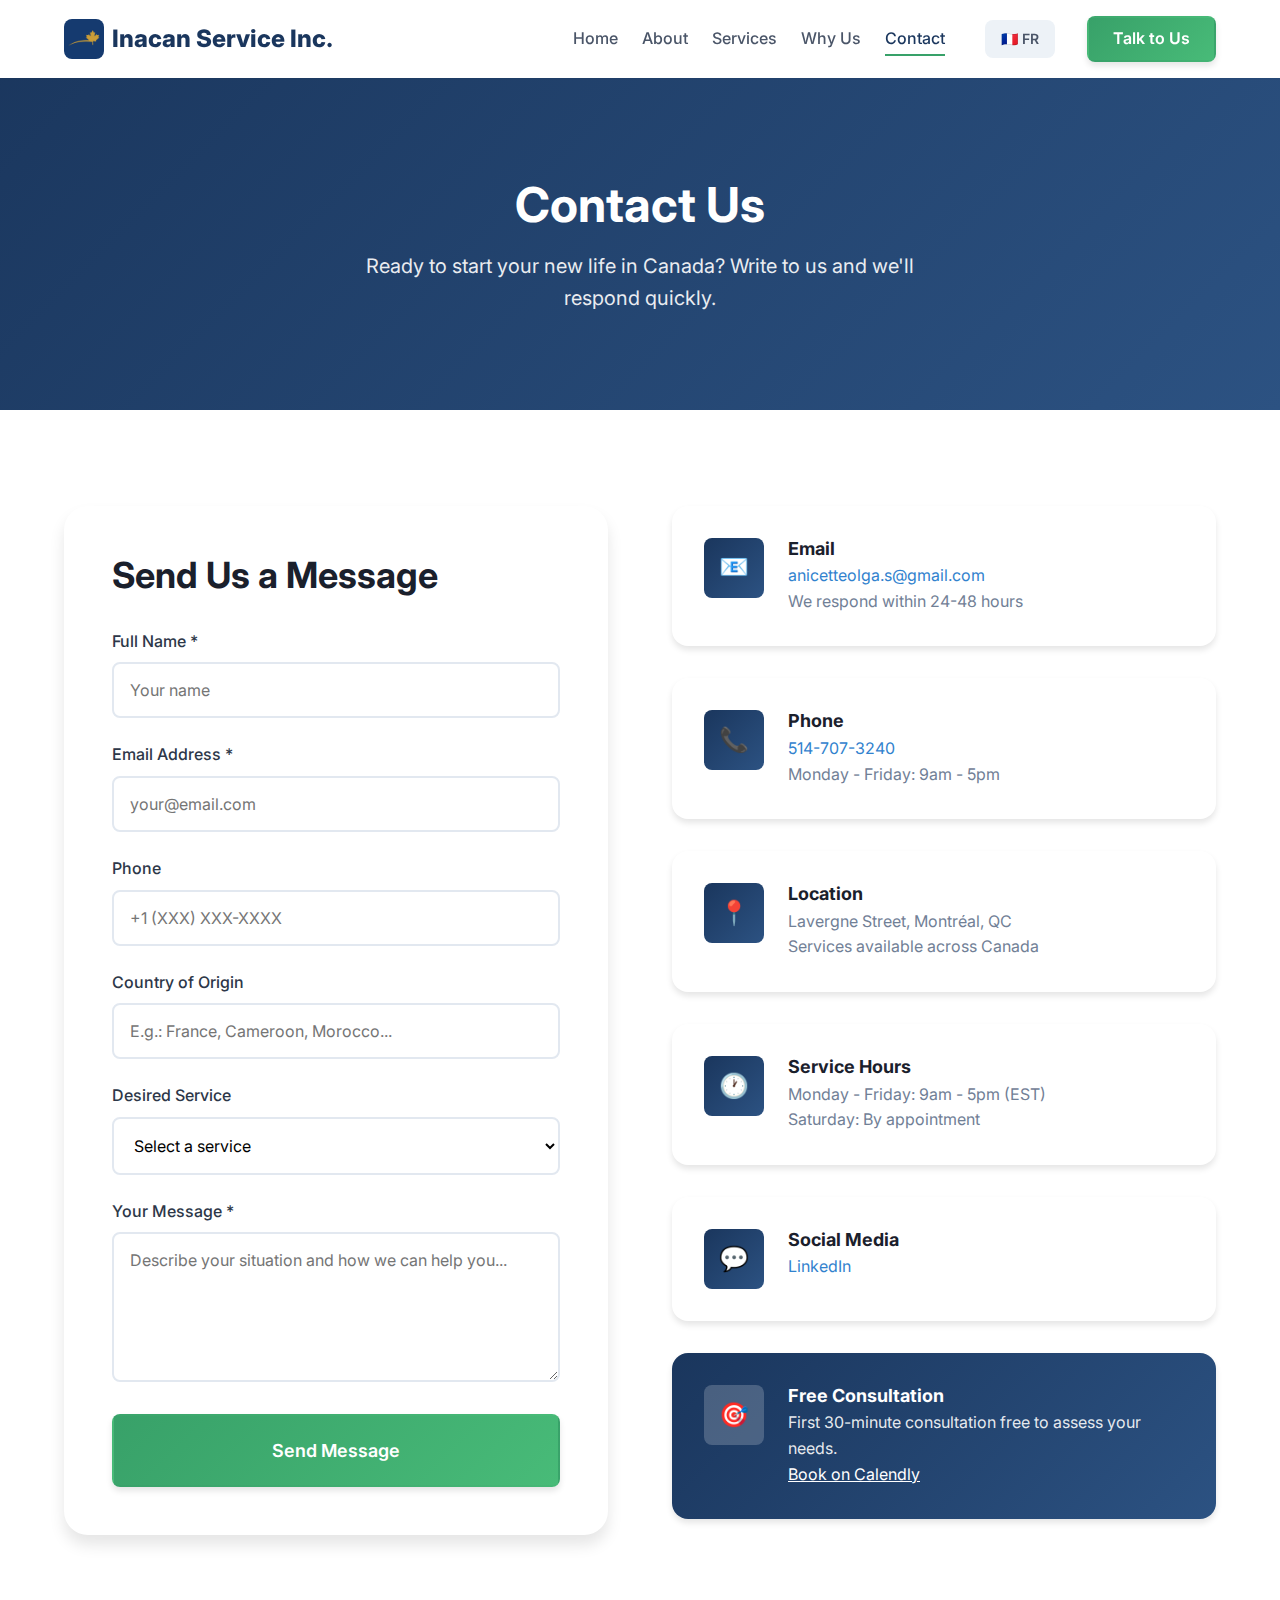
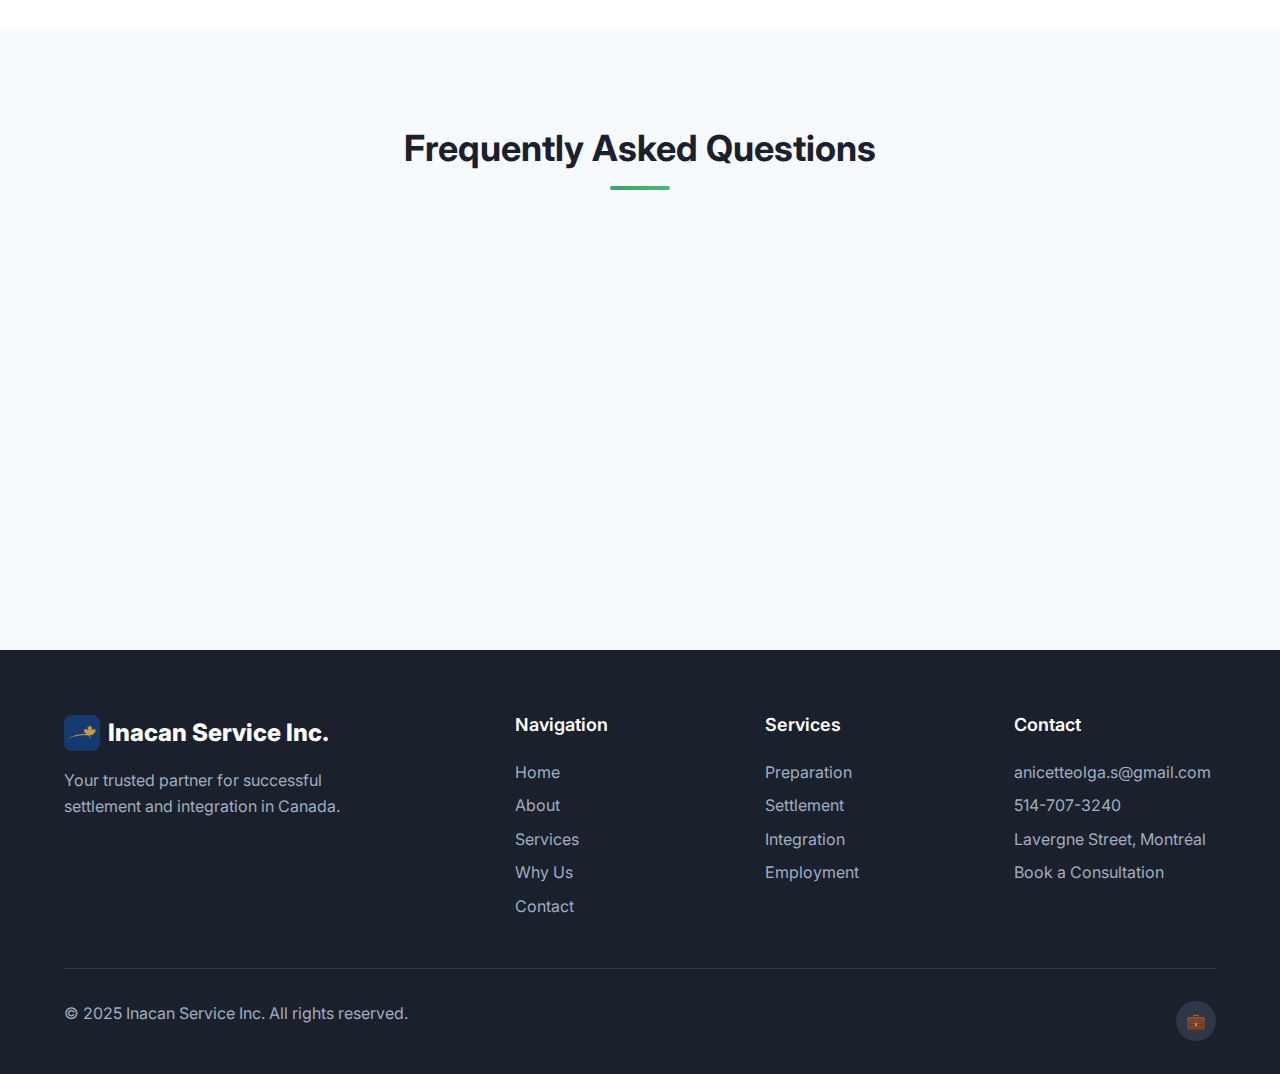
<file: contact-en.html>
<!DOCTYPE html>
<html lang="en">

<head>
    <meta charset="UTF-8">
    <meta name="viewport" content="width=device-width, initial-scale=1.0">
    <meta name="description"
        content="Contact Inacan Service Inc. for personalized support in your integration to Canada.">
    <title>Contact - Inacan Service Inc.</title>
    <link rel="stylesheet" href="css/styles.css">
</head>

<body>
    <!-- Header -->
    <header class="header">
        <div class="header__container">
            <a href="index-en.html" class="header__logo">
                <img src="images/logo.png" alt="Inacan Service Inc." class="header__logo-img">
                Inacan Service Inc.
            </a>
            <nav class="nav">
                <ul class="nav__list">
                    <li><a href="index-en.html" class="nav__link">Home</a></li>
                    <li><a href="about-en.html" class="nav__link">About</a></li>
                    <li><a href="services-en.html" class="nav__link">Services</a></li>
                    <li><a href="why-us-en.html" class="nav__link">Why Us</a></li>
                    <li><a href="contact-en.html" class="nav__link nav__link--active">Contact</a></li>
                </ul>
                <a href="contact.html" class="lang-toggle" title="Français">🇫🇷 FR</a>
                <a href="contact-en.html" class="btn btn--primary nav__cta">Talk to Us</a>
                <button class="nav__toggle" aria-label="Menu">
                    <span></span>
                    <span></span>
                    <span></span>
                </button>
            </nav>
        </div>
    </header>

    <!-- Hero -->
    <section class="contact-hero">
        <div class="container">
            <h1 class="contact-hero__title">Contact Us</h1>
            <p class="contact-hero__subtitle">
                Ready to start your new life in Canada?
                Write to us and we'll respond quickly.
            </p>
        </div>
    </section>

    <!-- Contact Section -->
    <section class="section">
        <div class="container">
            <div class="contact__grid">
                <!-- Contact Form -->
                <div class="contact-form fade-in">
                    <h2 class="contact-form__title">Send Us a Message</h2>
                    <div class="form-message"></div>
                    <form id="contact-form">
                        <div class="form-group">
                            <label for="name">Full Name *</label>
                            <input type="text" id="name" name="name" required placeholder="Your name">
                        </div>
                        <div class="form-group">
                            <label for="email">Email Address *</label>
                            <input type="email" id="email" name="email" required placeholder="your@email.com">
                        </div>
                        <div class="form-group">
                            <label for="phone">Phone</label>
                            <input type="tel" id="phone" name="phone" placeholder="+1 (XXX) XXX-XXXX">
                        </div>
                        <div class="form-group">
                            <label for="country">Country of Origin</label>
                            <input type="text" id="country" name="country"
                                placeholder="E.g.: France, Cameroon, Morocco...">
                        </div>
                        <div class="form-group">
                            <label for="service">Desired Service</label>
                            <select id="service" name="service">
                                <option value="">Select a service</option>
                                <option value="preparation">Pre-arrival preparation</option>
                                <option value="installation">Welcome and settlement</option>
                                <option value="integration">Cultural integration</option>
                                <option value="emploi">Employment and career</option>
                                <option value="etudes">Educational guidance</option>
                                <option value="autre">Other</option>
                            </select>
                        </div>
                        <div class="form-group">
                            <label for="message">Your Message *</label>
                            <textarea id="message" name="message" required
                                placeholder="Describe your situation and how we can help you..."></textarea>
                        </div>
                        <button type="submit" class="btn btn--primary btn--large" style="width: 100%;">
                            Send Message
                        </button>
                    </form>
                </div>

                <!-- Contact Info -->
                <div class="contact-info fade-in">
                    <div class="contact-info__item">
                        <div class="contact-info__icon">📧</div>
                        <div>
                            <h3 class="contact-info__title">Email</h3>
                            <p class="contact-info__text">
                                <a href="mailto:anicetteolga.s@gmail.com">anicetteolga.s@gmail.com</a><br>
                                We respond within 24-48 hours
                            </p>
                        </div>
                    </div>
                    <div class="contact-info__item">
                        <div class="contact-info__icon">📞</div>
                        <div>
                            <h3 class="contact-info__title">Phone</h3>
                            <p class="contact-info__text">
                                <a href="tel:+15147073240">514-707-3240</a><br>
                                Monday - Friday: 9am - 5pm
                            </p>
                        </div>
                    </div>
                    <div class="contact-info__item">
                        <div class="contact-info__icon">📍</div>
                        <div>
                            <h3 class="contact-info__title">Location</h3>
                            <p class="contact-info__text">
                                Lavergne Street, Montréal, QC<br>
                                Services available across Canada
                            </p>
                        </div>
                    </div>
                    <div class="contact-info__item">
                        <div class="contact-info__icon">🕐</div>
                        <div>
                            <h3 class="contact-info__title">Service Hours</h3>
                            <p class="contact-info__text">
                                Monday - Friday: 9am - 5pm (EST)<br>
                                Saturday: By appointment
                            </p>
                        </div>
                    </div>
                    <div class="contact-info__item">
                        <div class="contact-info__icon">💬</div>
                        <div>
                            <h3 class="contact-info__title">Social Media</h3>
                            <p class="contact-info__text">
                                <a href="https://linkedin.com/in/anicette-olga-sonfack" target="_blank">LinkedIn</a>
                            </p>
                        </div>
                    </div>
                    <div class="contact-info__item" style="background: var(--gradient-primary); color: white;">
                        <div class="contact-info__icon" style="background: rgba(255,255,255,0.2);">🎯</div>
                        <div>
                            <h3 class="contact-info__title" style="color: white;">Free Consultation</h3>
                            <p class="contact-info__text" style="color: rgba(255,255,255,0.9);">
                                First 30-minute consultation free to assess your needs.<br>
                                <a href="https://calendly.com/inacan-service" target="_blank"
                                    style="color: white; text-decoration: underline;">Book on Calendly</a>
                            </p>
                        </div>
                    </div>
                </div>
            </div>
        </div>
    </section>

    <!-- FAQ Section -->
    <section class="section section--gray">
        <div class="container">
            <h2 class="section-title">Frequently Asked Questions</h2>
            <div class="solutions__grid">
                <div class="solution-card fade-in">
                    <div class="solution-card__number">?</div>
                    <div class="solution-card__content">
                        <h4>How much do your services cost?</h4>
                        <p>Our rates vary according to your needs. Contact us for a free personalized quote.</p>
                    </div>
                </div>
                <div class="solution-card fade-in">
                    <div class="solution-card__number">?</div>
                    <div class="solution-card__content">
                        <h4>Can I contact you before my arrival?</h4>
                        <p>Absolutely! It's even recommended. The earlier you contact us, the better we can prepare you.
                        </p>
                    </div>
                </div>
                <div class="solution-card fade-in">
                    <div class="solution-card__number">?</div>
                    <div class="solution-card__content">
                        <h4>Do you offer remote services?</h4>
                        <p>Yes, we support clients worldwide via video conferencing.</p>
                    </div>
                </div>
                <div class="solution-card fade-in">
                    <div class="solution-card__number">?</div>
                    <div class="solution-card__content">
                        <h4>How quickly do you respond?</h4>
                        <p>We respond to all messages within 24 to 48 business hours.</p>
                    </div>
                </div>
            </div>
        </div>
    </section>

    <!-- Footer -->
    <footer class="footer">
        <div class="container">
            <div class="footer__grid">
                <div class="footer__brand">
                    <a href="index-en.html" class="footer__logo">
                        <img src="images/logo.png" alt="Inacan Service Inc." class="footer__logo-img">
                        Inacan Service Inc.
                    </a>
                    <p class="footer__description">
                        Your trusted partner for successful settlement and integration in Canada.
                    </p>
                </div>
                <div class="footer__column">
                    <h4 class="footer__title">Navigation</h4>
                    <div class="footer__links">
                        <a href="index-en.html">Home</a>
                        <a href="about-en.html">About</a>
                        <a href="services-en.html">Services</a>
                        <a href="why-us-en.html">Why Us</a>
                        <a href="contact-en.html">Contact</a>
                    </div>
                </div>
                <div class="footer__column">
                    <h4 class="footer__title">Services</h4>
                    <div class="footer__links">
                        <a href="services-en.html">Preparation</a>
                        <a href="services-en.html">Settlement</a>
                        <a href="services-en.html">Integration</a>
                        <a href="services-en.html">Employment</a>
                    </div>
                </div>
                <div class="footer__column">
                    <h4 class="footer__title">Contact</h4>
                    <div class="footer__links">
                        <a href="mailto:anicetteolga.s@gmail.com">anicetteolga.s@gmail.com</a>
                        <a href="tel:+15147073240">514-707-3240</a>
                        <a href="#">Lavergne Street, Montréal</a>
                        <a href="https://calendly.com/inacan-service" target="_blank">Book a Consultation</a>
                    </div>
                </div>
            </div>
            <div class="footer__bottom">
                <p class="footer__copyright">
                    © 2025 Inacan Service Inc. All rights reserved.
                </p>
                <div class="footer__social">
                    <a href="https://linkedin.com/in/anicette-olga-sonfack" target="_blank" aria-label="LinkedIn">💼</a>
                </div>
            </div>
        </div>
    </footer>

    <script src="js/main.js"></script>
</body>

</html>
</file>
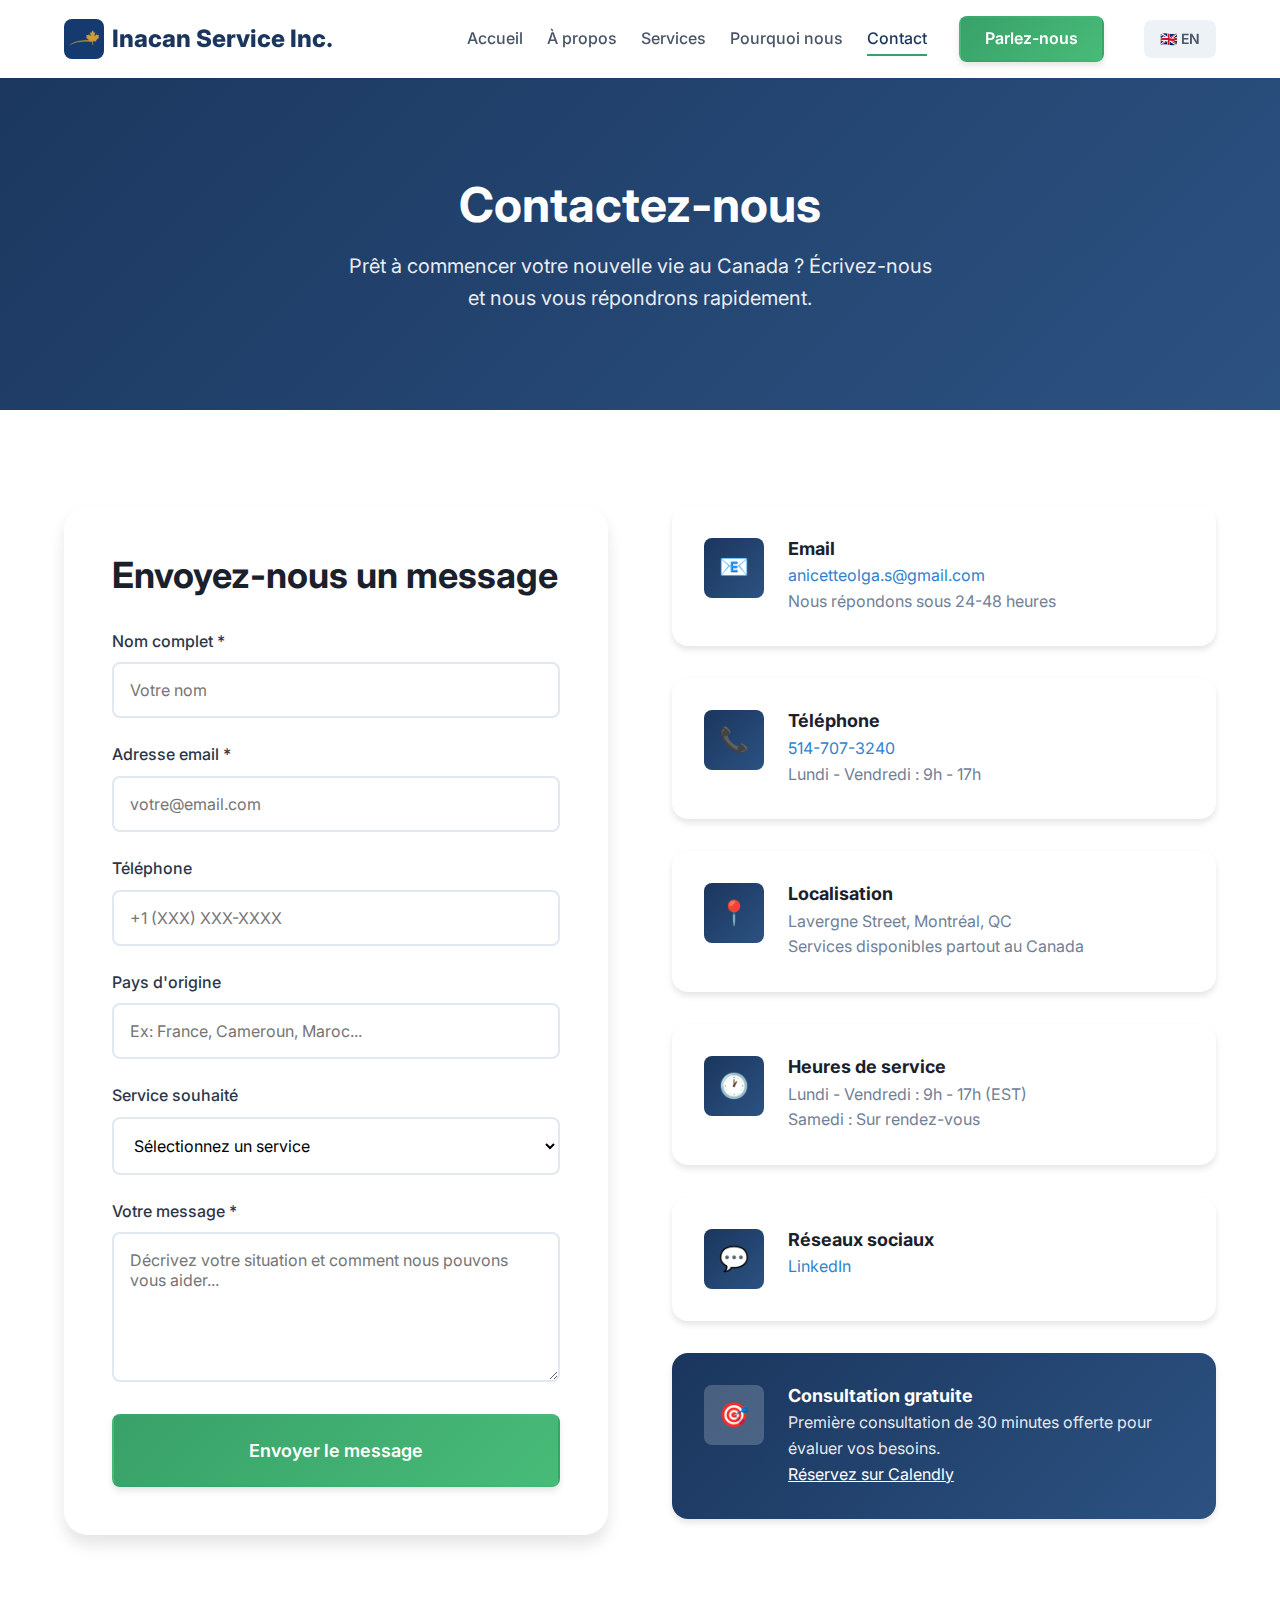
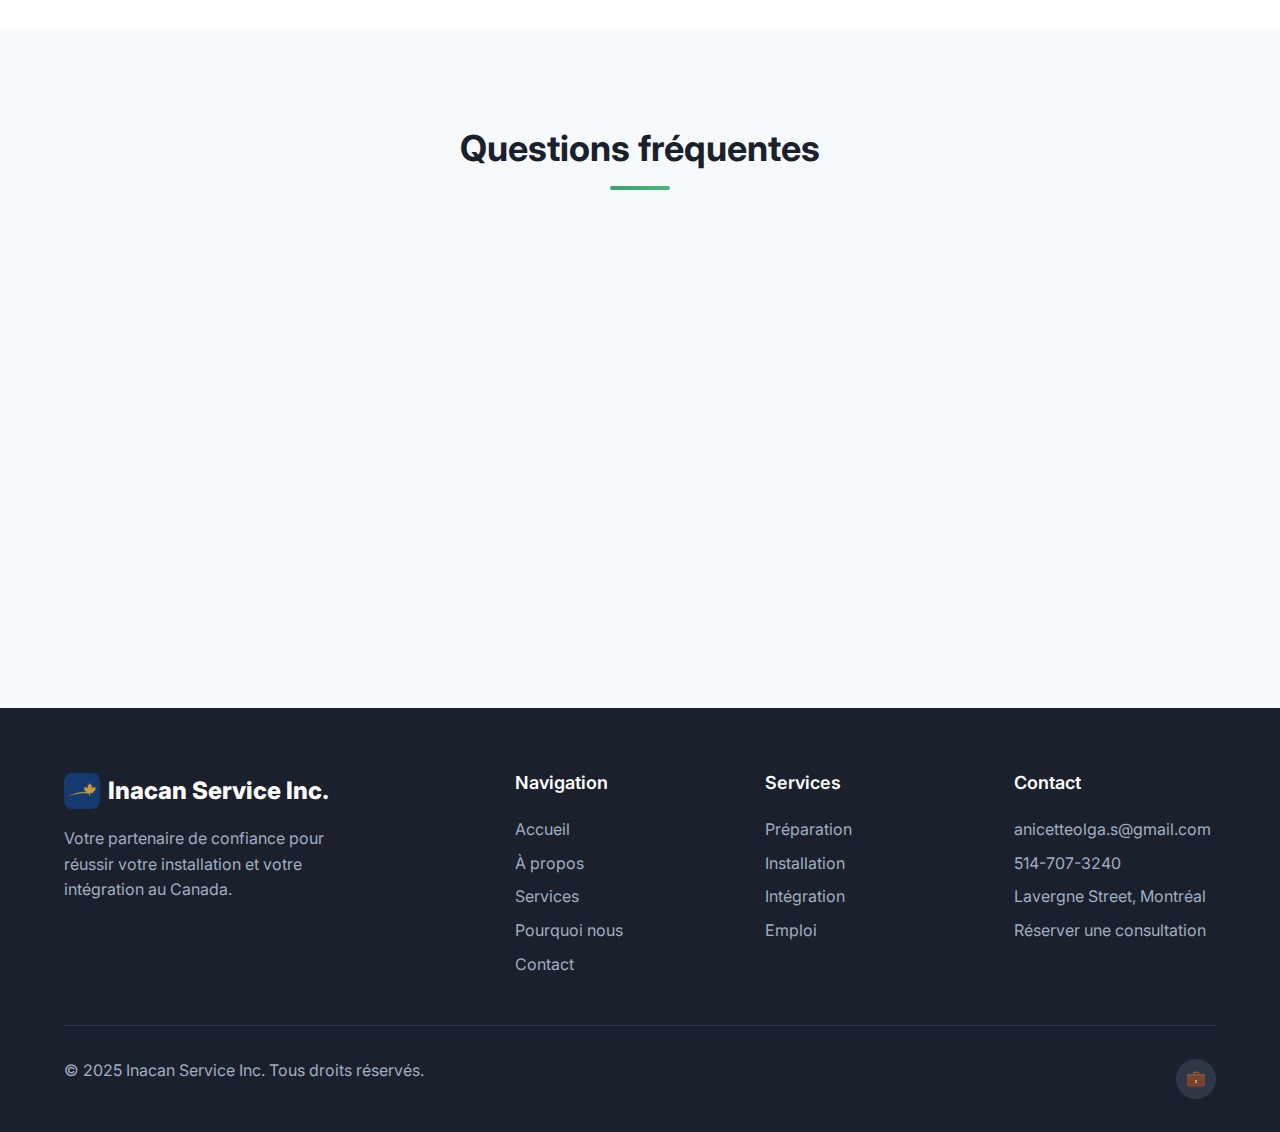
<file: contact.html>
<!DOCTYPE html>
<html lang="fr">

<head>
    <meta charset="UTF-8">
    <meta name="viewport" content="width=device-width, initial-scale=1.0">
    <meta name="description"
        content="Contactez INACAN pour un accompagnement personnalisé dans votre intégration au Canada.">
    <title>Contact - INACAN</title>
    <link rel="stylesheet" href="css/styles.css">
</head>

<body>
    <!-- Header -->
    <header class="header">
        <div class="header__container">
            <a href="index.html" class="header__logo">
                <img src="images/logo.png" alt="Inacan Service Inc." class="header__logo-img">
                Inacan Service Inc.
            </a>
            <nav class="nav">
                <ul class="nav__list">
                    <li><a href="index.html" class="nav__link">Accueil</a></li>
                    <li><a href="about.html" class="nav__link">À propos</a></li>
                    <li><a href="services.html" class="nav__link">Services</a></li>
                    <li><a href="why-us.html" class="nav__link">Pourquoi nous</a></li>
                    <li><a href="contact.html" class="nav__link nav__link--active">Contact</a></li>
                </ul>
                <a href="contact.html" class="btn btn--primary nav__cta">Parlez-nous</a>
                <a href="contact-en.html" class="lang-toggle" title="English">🇬🇧 EN</a>
                <button class="nav__toggle" aria-label="Menu">
                    <span></span>
                    <span></span>
                    <span></span>
                </button>
            </nav>
        </div>
    </header>

    <!-- Hero -->
    <section class="contact-hero">
        <div class="container">
            <h1 class="contact-hero__title">Contactez-nous</h1>
            <p class="contact-hero__subtitle">
                Prêt à commencer votre nouvelle vie au Canada ?
                Écrivez-nous et nous vous répondrons rapidement.
            </p>
        </div>
    </section>

    <!-- Contact Section -->
    <section class="section">
        <div class="container">
            <div class="contact__grid">
                <!-- Contact Form -->
                <div class="contact-form fade-in">
                    <h2 class="contact-form__title">Envoyez-nous un message</h2>
                    <div class="form-message"></div>
                    <form id="contact-form">
                        <div class="form-group">
                            <label for="name">Nom complet *</label>
                            <input type="text" id="name" name="name" required placeholder="Votre nom">
                        </div>
                        <div class="form-group">
                            <label for="email">Adresse email *</label>
                            <input type="email" id="email" name="email" required placeholder="votre@email.com">
                        </div>
                        <div class="form-group">
                            <label for="phone">Téléphone</label>
                            <input type="tel" id="phone" name="phone" placeholder="+1 (XXX) XXX-XXXX">
                        </div>
                        <div class="form-group">
                            <label for="country">Pays d'origine</label>
                            <input type="text" id="country" name="country" placeholder="Ex: France, Cameroun, Maroc...">
                        </div>
                        <div class="form-group">
                            <label for="service">Service souhaité</label>
                            <select id="service" name="service">
                                <option value="">Sélectionnez un service</option>
                                <option value="preparation">Préparation avant l'arrivée</option>
                                <option value="installation">Accueil et installation</option>
                                <option value="integration">Intégration culturelle</option>
                                <option value="emploi">Emploi et carrière</option>
                                <option value="etudes">Orientation scolaire</option>
                                <option value="autre">Autre</option>
                            </select>
                        </div>
                        <div class="form-group">
                            <label for="message">Votre message *</label>
                            <textarea id="message" name="message" required
                                placeholder="Décrivez votre situation et comment nous pouvons vous aider..."></textarea>
                        </div>
                        <button type="submit" class="btn btn--primary btn--large" style="width: 100%;">
                            Envoyer le message
                        </button>
                    </form>
                </div>

                <!-- Contact Info -->
                <div class="contact-info fade-in">
                    <div class="contact-info__item">
                        <div class="contact-info__icon">📧</div>
                        <div>
                            <h3 class="contact-info__title">Email</h3>
                            <p class="contact-info__text">
                                <a href="mailto:anicetteolga.s@gmail.com">anicetteolga.s@gmail.com</a><br>
                                Nous répondons sous 24-48 heures
                            </p>
                        </div>
                    </div>
                    <div class="contact-info__item">
                        <div class="contact-info__icon">📞</div>
                        <div>
                            <h3 class="contact-info__title">Téléphone</h3>
                            <p class="contact-info__text">
                                <a href="tel:+15147073240">514-707-3240</a><br>
                                Lundi - Vendredi : 9h - 17h
                            </p>
                        </div>
                    </div>
                    <div class="contact-info__item">
                        <div class="contact-info__icon">📍</div>
                        <div>
                            <h3 class="contact-info__title">Localisation</h3>
                            <p class="contact-info__text">
                                Lavergne Street, Montréal, QC<br>
                                Services disponibles partout au Canada
                            </p>
                        </div>
                    </div>
                    <div class="contact-info__item">
                        <div class="contact-info__icon">🕐</div>
                        <div>
                            <h3 class="contact-info__title">Heures de service</h3>
                            <p class="contact-info__text">
                                Lundi - Vendredi : 9h - 17h (EST)<br>
                                Samedi : Sur rendez-vous
                            </p>
                        </div>
                    </div>
                    <div class="contact-info__item">
                        <div class="contact-info__icon">💬</div>
                        <div>
                            <h3 class="contact-info__title">Réseaux sociaux</h3>
                            <p class="contact-info__text">
                                <a href="https://linkedin.com/in/anicette-olga-sonfack" target="_blank">LinkedIn</a>
                            </p>
                        </div>
                    </div>
                    <div class="contact-info__item" style="background: var(--gradient-primary); color: white;">
                        <div class="contact-info__icon" style="background: rgba(255,255,255,0.2);">🎯</div>
                        <div>
                            <h3 class="contact-info__title" style="color: white;">Consultation gratuite</h3>
                            <p class="contact-info__text" style="color: rgba(255,255,255,0.9);">
                                Première consultation de 30 minutes offerte pour évaluer vos besoins.<br>
                                <a href="https://calendly.com/inacan-service" target="_blank"
                                    style="color: white; text-decoration: underline;">Réservez sur Calendly</a>
                            </p>
                        </div>
                    </div>
                </div>
            </div>
        </div>
    </section>

    <!-- FAQ Section -->
    <section class="section section--gray">
        <div class="container">
            <h2 class="section-title">Questions fréquentes</h2>
            <div class="solutions__grid">
                <div class="solution-card fade-in">
                    <div class="solution-card__number">?</div>
                    <div class="solution-card__content">
                        <h4>Combien coûtent vos services ?</h4>
                        <p>Nos tarifs varient selon vos besoins. Contactez-nous pour un devis personnalisé gratuit.</p>
                    </div>
                </div>
                <div class="solution-card fade-in">
                    <div class="solution-card__number">?</div>
                    <div class="solution-card__content">
                        <h4>Puis-je vous contacter avant mon arrivée ?</h4>
                        <p>Absolument ! C'est même recommandé. Plus tôt vous nous contactez, mieux nous pouvons vous
                            préparer.</p>
                    </div>
                </div>
                <div class="solution-card fade-in">
                    <div class="solution-card__number">?</div>
                    <div class="solution-card__content">
                        <h4>Offrez-vous des services à distance ?</h4>
                        <p>Oui, nous accompagnons des clients partout dans le monde par visioconférence.</p>
                    </div>
                </div>
                <div class="solution-card fade-in">
                    <div class="solution-card__number">?</div>
                    <div class="solution-card__content">
                        <h4>En combien de temps répondez-vous ?</h4>
                        <p>Nous répondons à tous les messages dans un délai de 24 à 48 heures ouvrables.</p>
                    </div>
                </div>
            </div>
        </div>
    </section>

    <!-- Footer -->
    <footer class="footer">
        <div class="container">
            <div class="footer__grid">
                <div class="footer__brand">
                    <a href="index.html" class="footer__logo">
                        <img src="images/logo.png" alt="Inacan Service Inc." class="footer__logo-img">
                        Inacan Service Inc.
                    </a>
                    <p class="footer__description">
                        Votre partenaire de confiance pour réussir votre installation et votre intégration au Canada.
                    </p>
                </div>
                <div class="footer__column">
                    <h4 class="footer__title">Navigation</h4>
                    <div class="footer__links">
                        <a href="index.html">Accueil</a>
                        <a href="about.html">À propos</a>
                        <a href="services.html">Services</a>
                        <a href="why-us.html">Pourquoi nous</a>
                        <a href="contact.html">Contact</a>
                    </div>
                </div>
                <div class="footer__column">
                    <h4 class="footer__title">Services</h4>
                    <div class="footer__links">
                        <a href="services.html">Préparation</a>
                        <a href="services.html">Installation</a>
                        <a href="services.html">Intégration</a>
                        <a href="services.html">Emploi</a>
                    </div>
                </div>
                <div class="footer__column">
                    <h4 class="footer__title">Contact</h4>
                    <div class="footer__links">
                        <a href="mailto:anicetteolga.s@gmail.com">anicetteolga.s@gmail.com</a>
                        <a href="tel:+15147073240">514-707-3240</a>
                        <a href="#">Lavergne Street, Montréal</a>
                        <a href="https://calendly.com/inacan-service" target="_blank">Réserver une consultation</a>
                    </div>
                </div>
            </div>
            <div class="footer__bottom">
                <p class="footer__copyright">
                    © 2025 Inacan Service Inc. Tous droits réservés.
                </p>
                <div class="footer__social">
                    <a href="https://linkedin.com/in/anicette-olga-sonfack" target="_blank" aria-label="LinkedIn">💼</a>
                </div>
            </div>
        </div>
    </footer>

    <script src="js/main.js"></script>
</body>

</html>
</file>
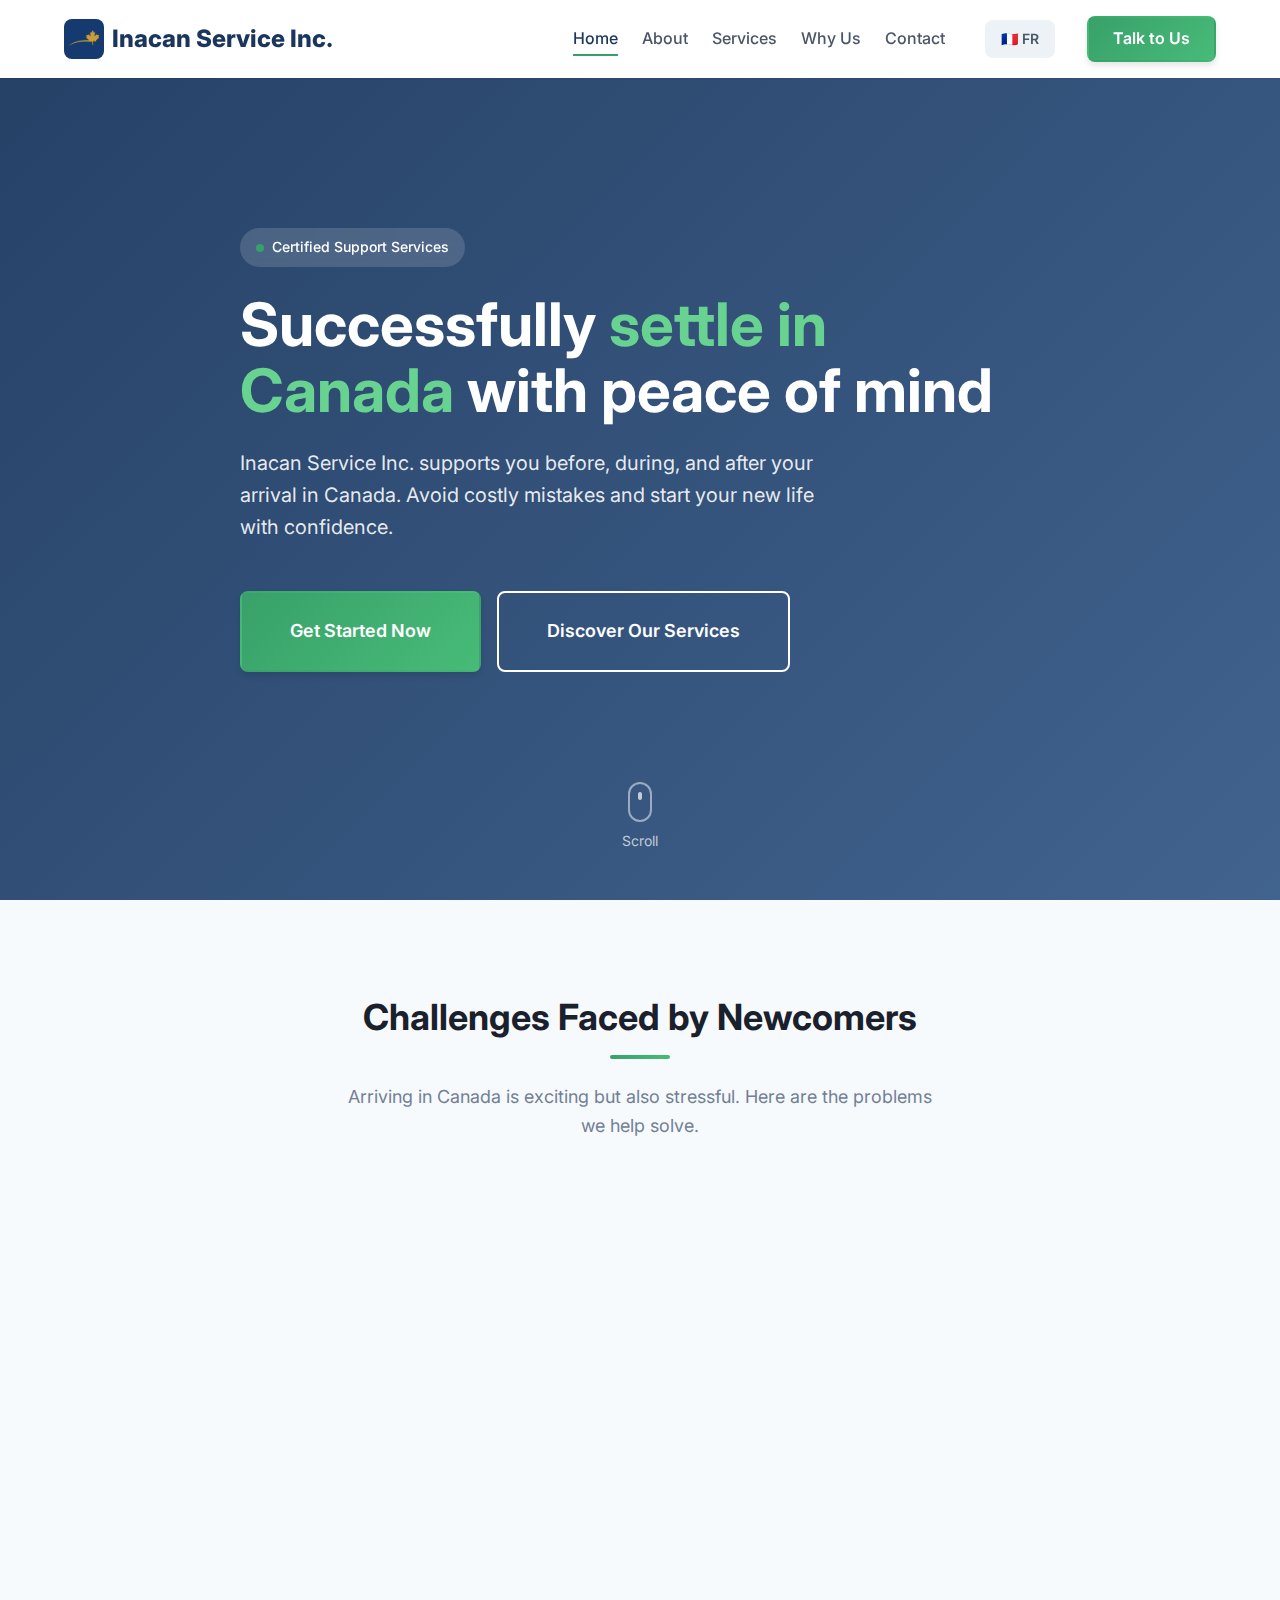
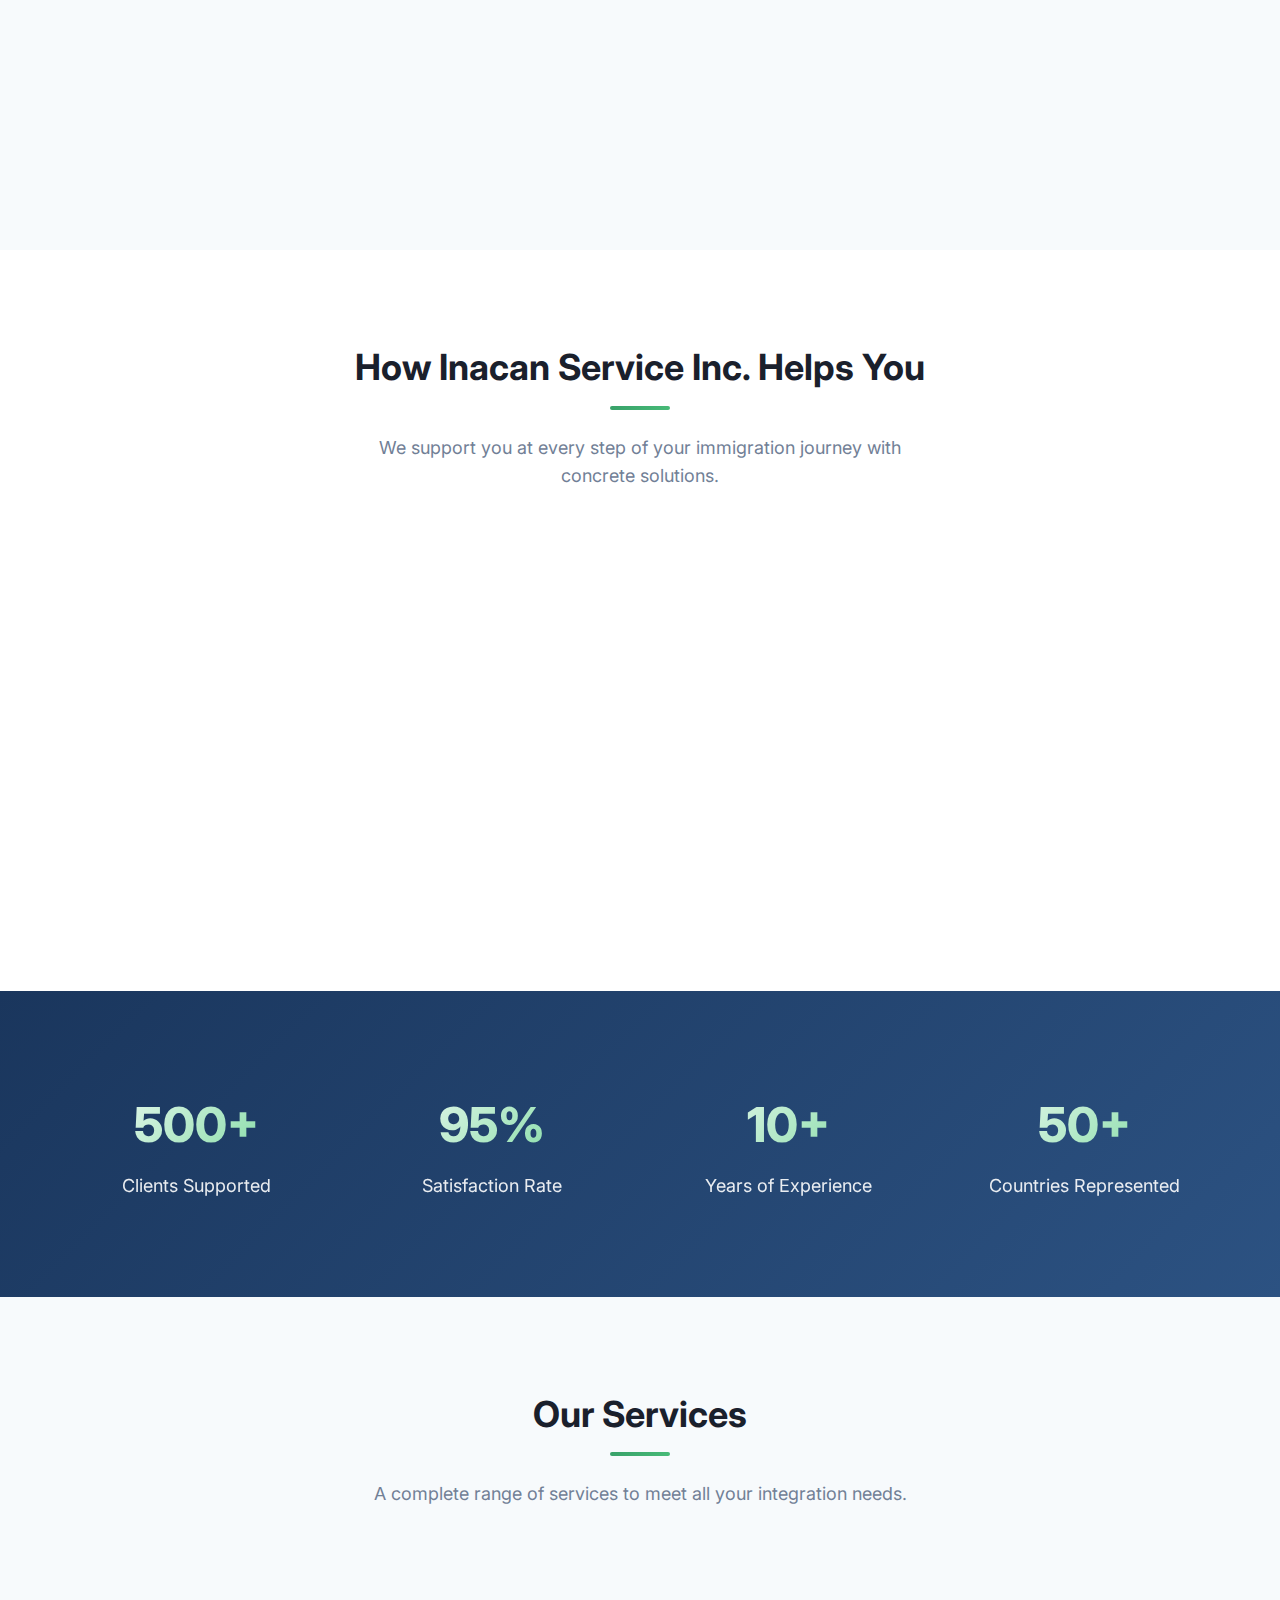
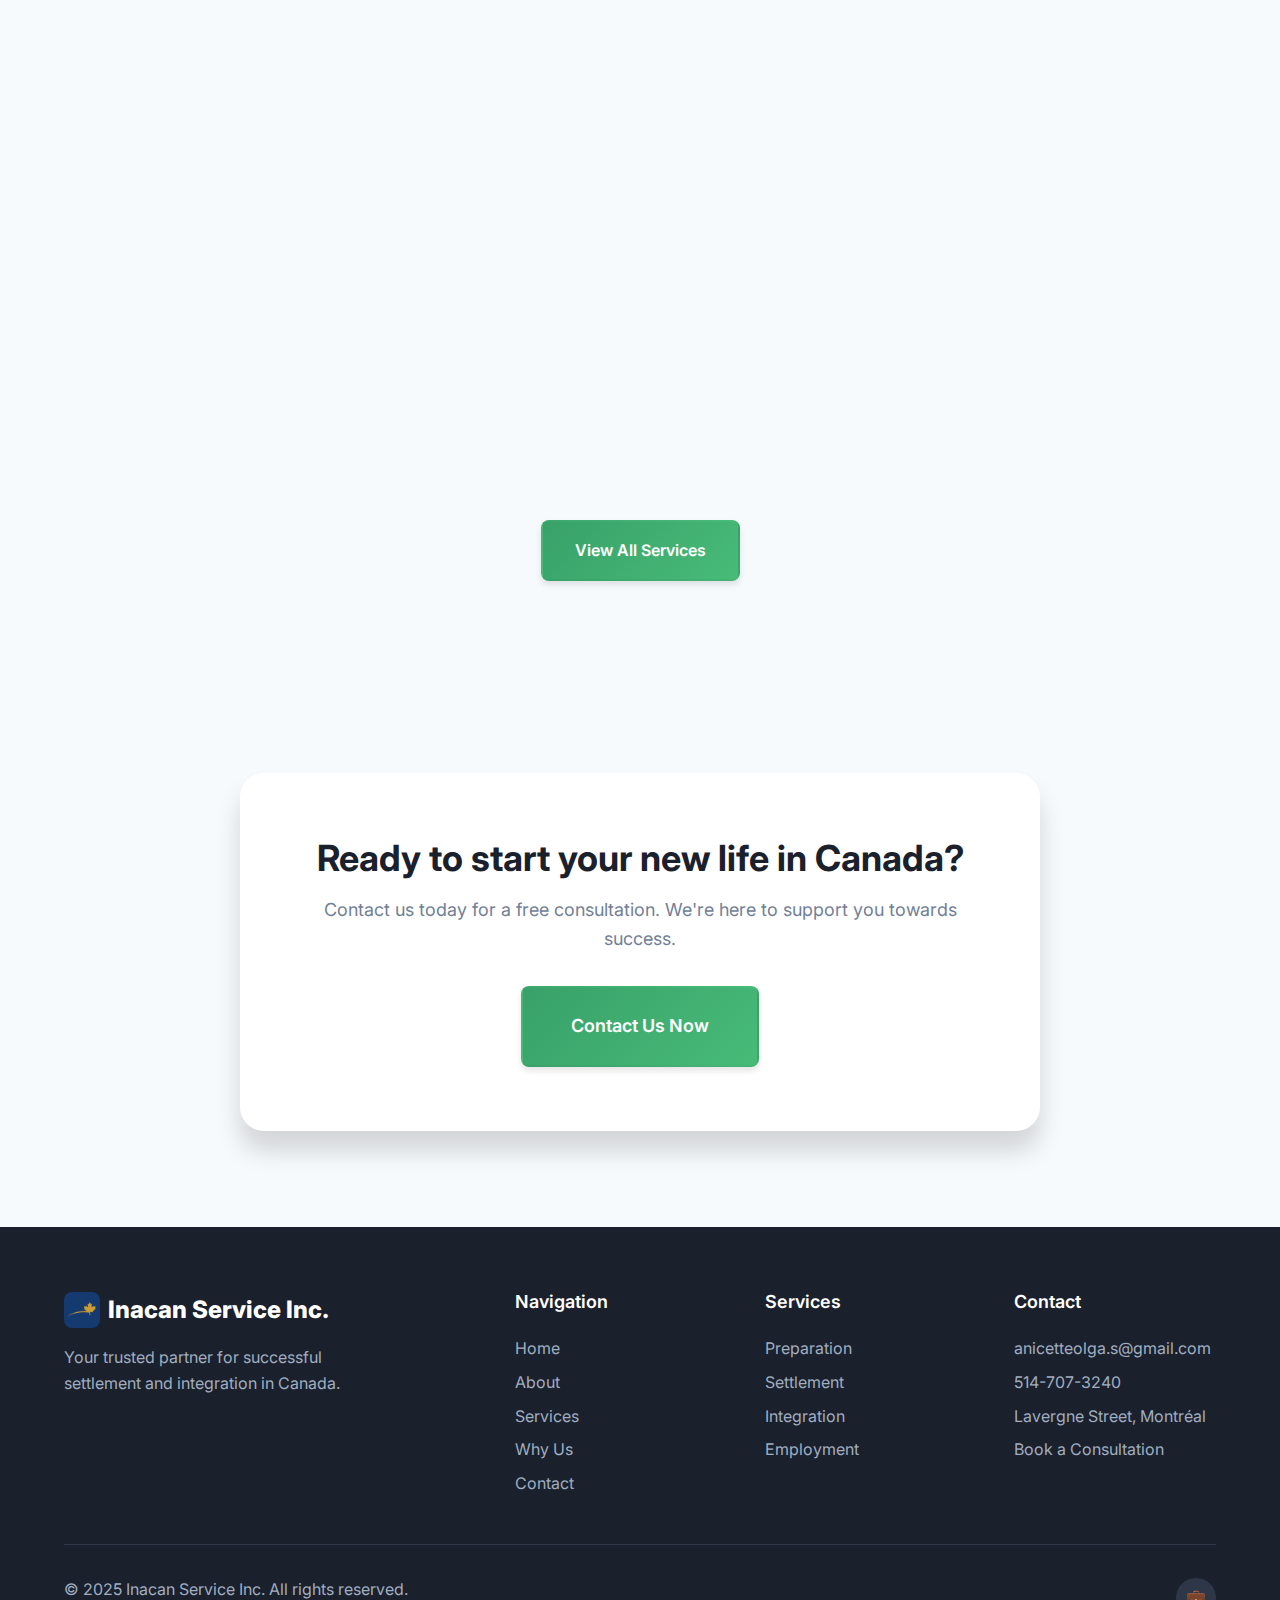
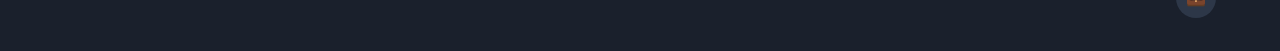
<file: index-en.html>
<!DOCTYPE html>
<html lang="en">

<head>
    <meta charset="UTF-8">
    <meta name="viewport" content="width=device-width, initial-scale=1.0">
    <meta name="description"
        content="Inacan Service Inc. - Support services for newcomers to Canada. Settlement, integration, and professional success.">
    <meta name="keywords" content="Canada immigration, newcomers, integration, settlement Canada, immigrant employment">
    <title>Inacan Service Inc. - Your Partner for Success in Canada</title>
    <link rel="stylesheet" href="css/styles.css">
</head>

<body>
    <!-- Header -->
    <header class="header">
        <div class="header__container">
            <a href="index-en.html" class="header__logo">
                <img src="images/logo.png" alt="Inacan Service Inc." class="header__logo-img">
                Inacan Service Inc.
            </a>
            <nav class="nav">
                <ul class="nav__list">
                    <li><a href="index-en.html" class="nav__link nav__link--active">Home</a></li>
                    <li><a href="about-en.html" class="nav__link">About</a></li>
                    <li><a href="services-en.html" class="nav__link">Services</a></li>
                    <li><a href="why-us-en.html" class="nav__link">Why Us</a></li>
                    <li><a href="contact-en.html" class="nav__link">Contact</a></li>
                </ul>
                <a href="index.html" class="lang-toggle" title="Français">🇫🇷 FR</a>
                <a href="contact-en.html" class="btn btn--primary nav__cta">Talk to Us</a>
                <button class="nav__toggle" aria-label="Menu">
                    <span></span>
                    <span></span>
                    <span></span>
                </button>
            </nav>
        </div>
    </header>

    <!-- Hero Section -->
    <section class="hero">
        <div class="hero__bg"></div>
        <div class="container">
            <div class="hero__content">
                <div class="hero__badge">
                    <span class="hero__badge-icon"></span>
                    Certified Support Services
                </div>
                <h1 class="hero__title">
                    Successfully <span>settle in Canada</span> with peace of mind
                </h1>
                <p class="hero__subtitle">
                    Inacan Service Inc. supports you before, during, and after your arrival in Canada.
                    Avoid costly mistakes and start your new life with confidence.
                </p>
                <div class="hero__buttons">
                    <a href="contact-en.html" class="btn btn--primary btn--large">
                        Get Started Now
                    </a>
                    <a href="services-en.html" class="btn btn--outline btn--large">
                        Discover Our Services
                    </a>
                </div>
            </div>
        </div>
        <div class="hero__scroll">
            <div class="hero__scroll-icon"></div>
            <span>Scroll</span>
        </div>
    </section>

    <!-- Problems Section -->
    <section class="section problems">
        <div class="container">
            <h2 class="section-title">Challenges Faced by Newcomers</h2>
            <p class="section-subtitle">
                Arriving in Canada is exciting but also stressful. Here are the problems we help solve.
            </p>
            <div class="problems__grid">
                <div class="problem-card fade-in">
                    <div class="problem-card__icon">🏠</div>
                    <h3 class="problem-card__title">Finding Housing</h3>
                    <p class="problem-card__text">
                        Difficulty finding affordable housing without Canadian credit history or local references.
                    </p>
                </div>
                <div class="problem-card fade-in">
                    <div class="problem-card__icon">📋</div>
                    <h3 class="problem-card__title">Credential Recognition</h3>
                    <p class="problem-card__text">
                        Your diplomas and experience are not always recognized in Canada, limiting your opportunities.
                    </p>
                </div>
                <div class="problem-card fade-in">
                    <div class="problem-card__icon">💼</div>
                    <h3 class="problem-card__title">Finding Employment</h3>
                    <p class="problem-card__text">
                        The Canadian job market has its own codes and requirements that are difficult to master.
                    </p>
                </div>
                <div class="problem-card fade-in">
                    <div class="problem-card__icon">🌍</div>
                    <h3 class="problem-card__title">Cultural Adaptation</h3>
                    <p class="problem-card__text">
                        Understanding Canadian values, climate, and way of life can take time.
                    </p>
                </div>
                <div class="problem-card fade-in">
                    <div class="problem-card__icon">📚</div>
                    <h3 class="problem-card__title">Educational Guidance</h3>
                    <p class="problem-card__text">
                        Choosing the right study program to maximize your chances of success in Canada.
                    </p>
                </div>
                <div class="problem-card fade-in">
                    <div class="problem-card__icon">❓</div>
                    <h3 class="problem-card__title">Lack of Information</h3>
                    <p class="problem-card__text">
                        Too much contradictory information online, not enough reliable and personalized advice.
                    </p>
                </div>
            </div>
        </div>
    </section>

    <!-- Solutions Section -->
    <section class="section">
        <div class="container">
            <h2 class="section-title">How Inacan Service Inc. Helps You</h2>
            <p class="section-subtitle">
                We support you at every step of your immigration journey with concrete solutions.
            </p>
            <div class="solutions__grid">
                <div class="solution-card fade-in">
                    <div class="solution-card__number">1</div>
                    <div class="solution-card__content">
                        <h4>Pre-Arrival Preparation</h4>
                        <p>Documents, practical advice, and everything you need to know to avoid mistakes at the border.
                        </p>
                    </div>
                </div>
                <div class="solution-card fade-in">
                    <div class="solution-card__number">2</div>
                    <div class="solution-card__content">
                        <h4>Welcome and Settlement</h4>
                        <p>Help finding housing, daycare, and completing initial administrative procedures.</p>
                    </div>
                </div>
                <div class="solution-card fade-in">
                    <div class="solution-card__number">3</div>
                    <div class="solution-card__content">
                        <h4>Social and Cultural Integration</h4>
                        <p>Understand Canadian culture, climate, values, and build your social network.</p>
                    </div>
                </div>
                <div class="solution-card fade-in">
                    <div class="solution-card__number">4</div>
                    <div class="solution-card__content">
                        <h4>Professional Success</h4>
                        <p>Canadian resume, workplace cultural codes, interview preparation, and job search strategies.
                        </p>
                    </div>
                </div>
            </div>
        </div>
    </section>

    <!-- Stats Section -->
    <section class="section stats">
        <div class="container">
            <div class="stats__grid">
                <div class="stat-item">
                    <div class="stat-item__number" data-count="500">500+</div>
                    <div class="stat-item__label">Clients Supported</div>
                </div>
                <div class="stat-item">
                    <div class="stat-item__number" data-count="95">95%</div>
                    <div class="stat-item__label">Satisfaction Rate</div>
                </div>
                <div class="stat-item">
                    <div class="stat-item__number" data-count="10">10+</div>
                    <div class="stat-item__label">Years of Experience</div>
                </div>
                <div class="stat-item">
                    <div class="stat-item__number" data-count="50">50+</div>
                    <div class="stat-item__label">Countries Represented</div>
                </div>
            </div>
        </div>
    </section>

    <!-- Services Preview -->
    <section class="section section--gray">
        <div class="container">
            <h2 class="section-title">Our Services</h2>
            <p class="section-subtitle">
                A complete range of services to meet all your integration needs.
            </p>
            <div class="services__grid">
                <div class="service-card fade-in">
                    <div class="service-card__image">✈️</div>
                    <div class="service-card__content">
                        <h3 class="service-card__title">Pre-Arrival Preparation</h3>
                        <p class="service-card__text">
                            Everything you need to prepare before departure for a stress-free journey.
                        </p>
                        <ul class="service-card__list">
                            <li>Essential documents</li>
                            <li>Customs advice</li>
                            <li>Personalized checklist</li>
                        </ul>
                    </div>
                </div>
                <div class="service-card fade-in">
                    <div class="service-card__image">🏡</div>
                    <div class="service-card__content">
                        <h3 class="service-card__title">Settlement</h3>
                        <p class="service-card__text">
                            Quickly find housing and complete your administrative procedures.
                        </p>
                        <ul class="service-card__list">
                            <li>Housing search</li>
                            <li>Daycare services</li>
                            <li>Administrative procedures</li>
                        </ul>
                    </div>
                </div>
                <div class="service-card fade-in">
                    <div class="service-card__image">💼</div>
                    <div class="service-card__content">
                        <h3 class="service-card__title">Employment and Career</h3>
                        <p class="service-card__text">
                            Accelerate your professional integration with our employment experts.
                        </p>
                        <ul class="service-card__list">
                            <li>Canadian resume</li>
                            <li>Interview preparation</li>
                            <li>Professional networking</li>
                        </ul>
                    </div>
                </div>
            </div>
            <div class="text-center" style="margin-top: var(--spacing-2xl);">
                <a href="services-en.html" class="btn btn--primary">View All Services</a>
            </div>
        </div>
    </section>

    <!-- CTA Section -->
    <section class="section cta">
        <div class="container">
            <div class="cta__box">
                <h2 class="cta__title">Ready to start your new life in Canada?</h2>
                <p class="cta__text">
                    Contact us today for a free consultation.
                    We're here to support you towards success.
                </p>
                <a href="contact-en.html" class="btn btn--primary btn--large">Contact Us Now</a>
            </div>
        </div>
    </section>

    <!-- Footer -->
    <footer class="footer">
        <div class="container">
            <div class="footer__grid">
                <div class="footer__brand">
                    <a href="index-en.html" class="footer__logo">
                        <img src="images/logo.png" alt="Inacan Service Inc." class="footer__logo-img">
                        Inacan Service Inc.
                    </a>
                    <p class="footer__description">
                        Your trusted partner for successful settlement and integration in Canada.
                    </p>
                </div>
                <div class="footer__column">
                    <h4 class="footer__title">Navigation</h4>
                    <div class="footer__links">
                        <a href="index-en.html">Home</a>
                        <a href="about-en.html">About</a>
                        <a href="services-en.html">Services</a>
                        <a href="why-us-en.html">Why Us</a>
                        <a href="contact-en.html">Contact</a>
                    </div>
                </div>
                <div class="footer__column">
                    <h4 class="footer__title">Services</h4>
                    <div class="footer__links">
                        <a href="services-en.html">Preparation</a>
                        <a href="services-en.html">Settlement</a>
                        <a href="services-en.html">Integration</a>
                        <a href="services-en.html">Employment</a>
                    </div>
                </div>
                <div class="footer__column">
                    <h4 class="footer__title">Contact</h4>
                    <div class="footer__links">
                        <a href="mailto:anicetteolga.s@gmail.com">anicetteolga.s@gmail.com</a>
                        <a href="tel:+15147073240">514-707-3240</a>
                        <a href="#">Lavergne Street, Montréal</a>
                        <a href="https://calendly.com/inacan-service" target="_blank">Book a Consultation</a>
                    </div>
                </div>
            </div>
            <div class="footer__bottom">
                <p class="footer__copyright">
                    © 2025 Inacan Service Inc. All rights reserved.
                </p>
                <div class="footer__social">
                    <a href="https://linkedin.com/in/anicette-olga-sonfack" target="_blank" aria-label="LinkedIn">💼</a>
                </div>
            </div>
        </div>
    </footer>

    <script src="js/main.js"></script>
</body>

</html>
</file>
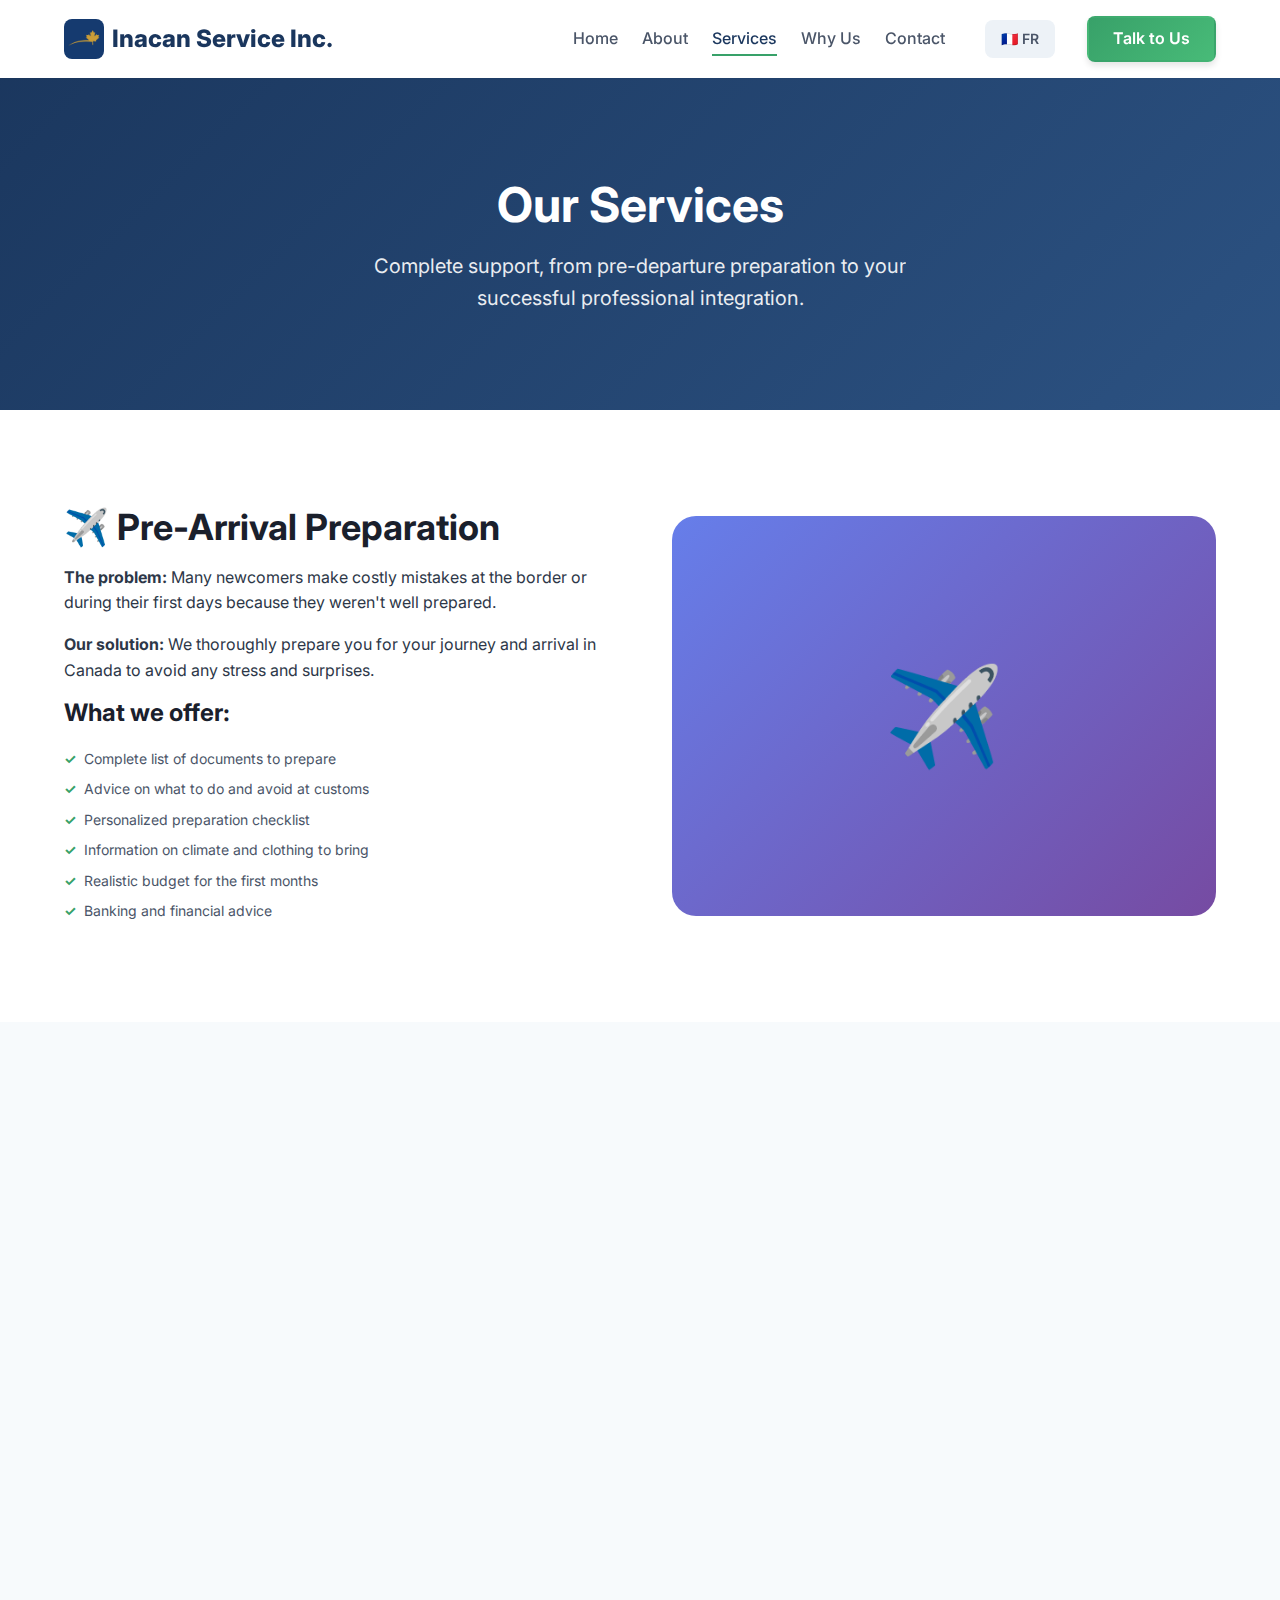
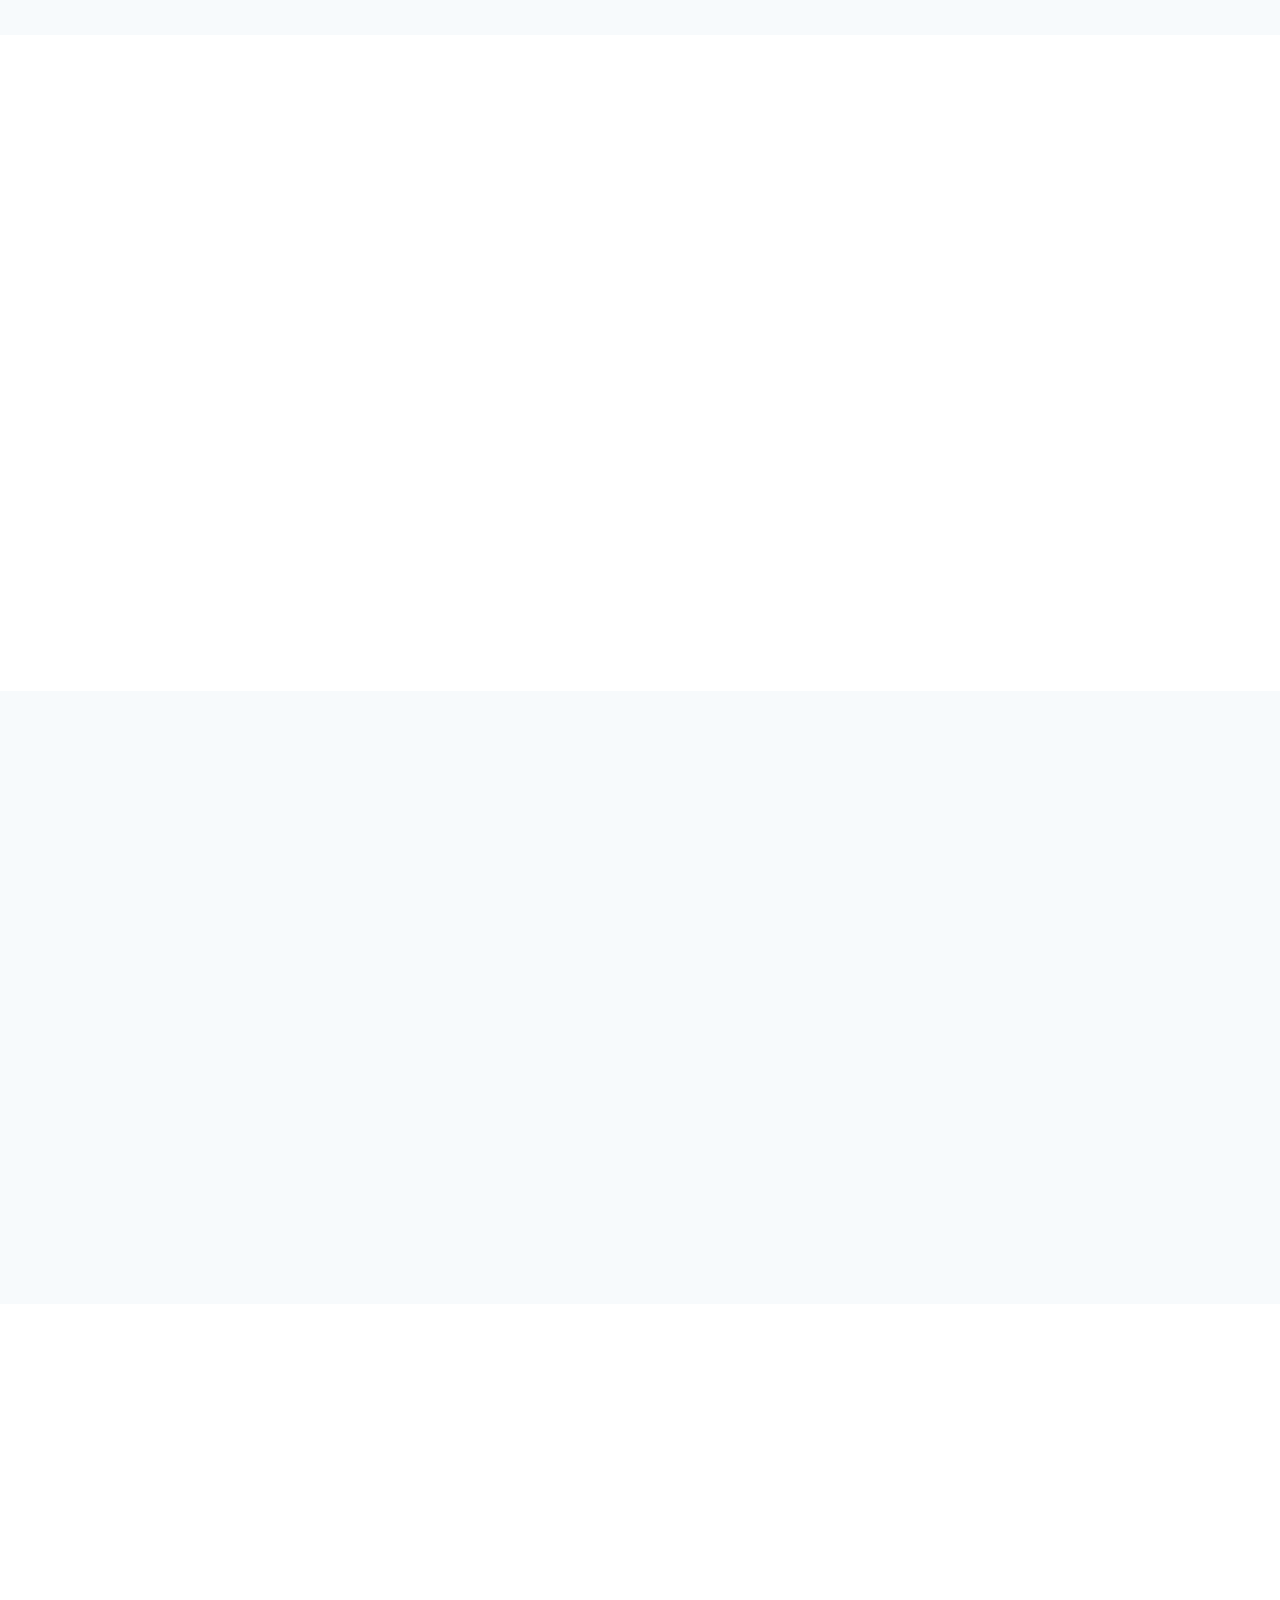
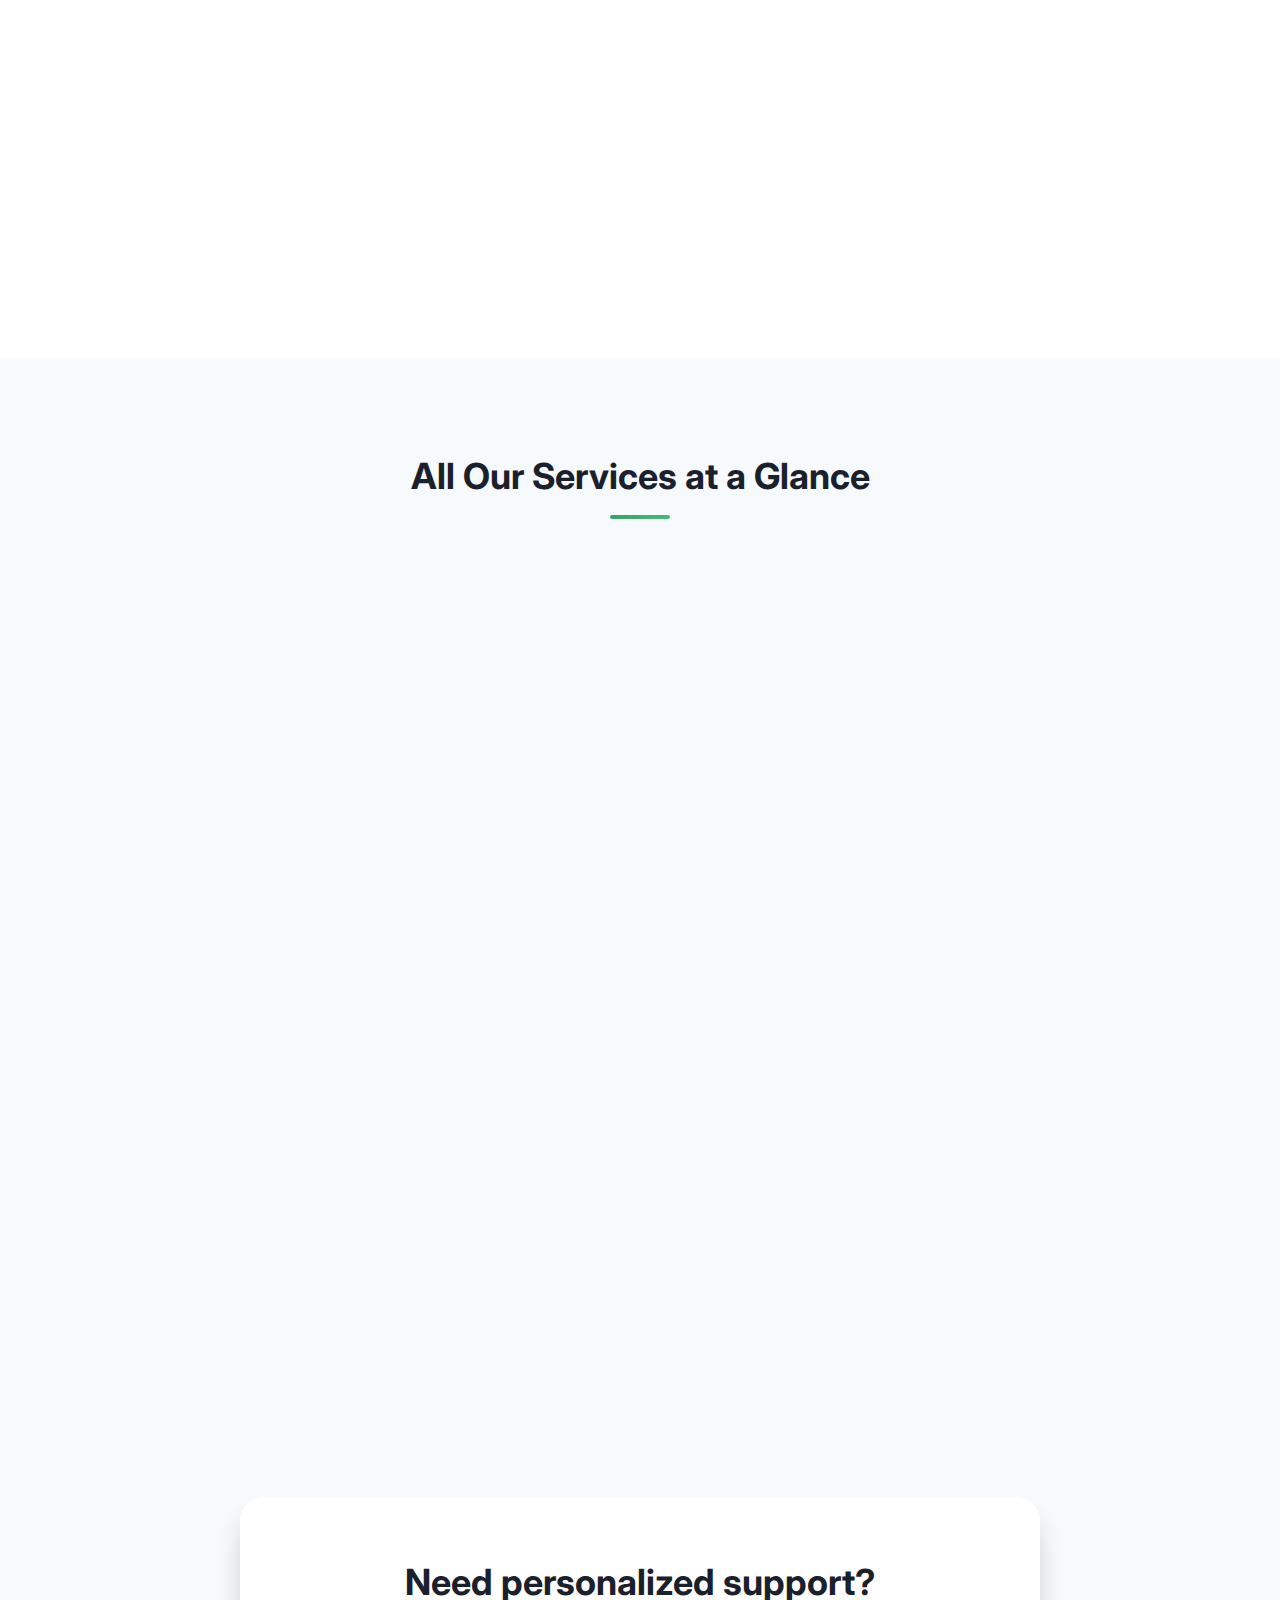
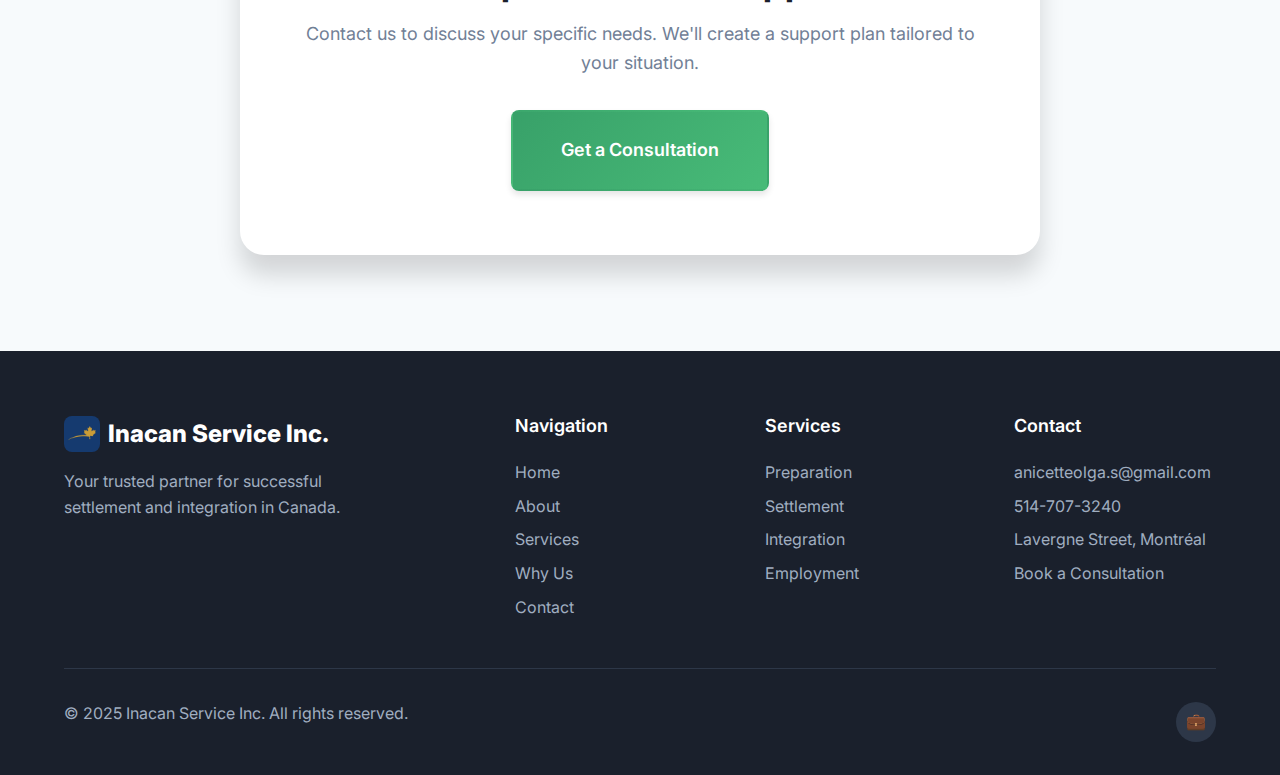
<file: services-en.html>
<!DOCTYPE html>
<html lang="en">

<head>
    <meta charset="UTF-8">
    <meta name="viewport" content="width=device-width, initial-scale=1.0">
    <meta name="description" content="Discover all Inacan Service Inc. support services for newcomers to Canada.">
    <title>Our Services - Inacan Service Inc.</title>
    <link rel="stylesheet" href="css/styles.css">
</head>

<body>
    <!-- Header -->
    <header class="header">
        <div class="header__container">
            <a href="index-en.html" class="header__logo">
                <img src="images/logo.png" alt="Inacan Service Inc." class="header__logo-img">
                Inacan Service Inc.
            </a>
            <nav class="nav">
                <ul class="nav__list">
                    <li><a href="index-en.html" class="nav__link">Home</a></li>
                    <li><a href="about-en.html" class="nav__link">About</a></li>
                    <li><a href="services-en.html" class="nav__link nav__link--active">Services</a></li>
                    <li><a href="why-us-en.html" class="nav__link">Why Us</a></li>
                    <li><a href="contact-en.html" class="nav__link">Contact</a></li>
                </ul>
                <a href="services.html" class="lang-toggle" title="Français">🇫🇷 FR</a>
                <a href="contact-en.html" class="btn btn--primary nav__cta">Talk to Us</a>
                <button class="nav__toggle" aria-label="Menu">
                    <span></span>
                    <span></span>
                    <span></span>
                </button>
            </nav>
        </div>
    </header>

    <!-- Hero -->
    <section class="about-hero">
        <div class="container">
            <h1 class="about-hero__title">Our Services</h1>
            <p class="about-hero__subtitle">
                Complete support, from pre-departure preparation
                to your successful professional integration.
            </p>
        </div>
    </section>

    <!-- Service 1: Preparation -->
    <section class="section" id="preparation">
        <div class="container">
            <div class="mission__content">
                <div class="mission__text fade-in">
                    <h2>✈️ Pre-Arrival Preparation</h2>
                    <p>
                        <strong>The problem:</strong> Many newcomers make costly mistakes
                        at the border or during their first days because they weren't well prepared.
                    </p>
                    <p>
                        <strong>Our solution:</strong> We thoroughly prepare you for your journey and arrival
                        in Canada to avoid any stress and surprises.
                    </p>
                    <h4>What we offer:</h4>
                    <ul class="service-card__list" style="border: none; padding: 0; margin-top: var(--spacing-md);">
                        <li>Complete list of documents to prepare</li>
                        <li>Advice on what to do and avoid at customs</li>
                        <li>Personalized preparation checklist</li>
                        <li>Information on climate and clothing to bring</li>
                        <li>Realistic budget for the first months</li>
                        <li>Banking and financial advice</li>
                    </ul>
                </div>
                <div class="mission__image fade-in"
                    style="background: linear-gradient(135deg, #667eea 0%, #764ba2 100%);">
                    ✈️
                </div>
            </div>
        </div>
    </section>

    <!-- Service 2: Settlement -->
    <section class="section section--gray" id="settlement">
        <div class="container">
            <div class="mission__content" style="direction: rtl;">
                <div class="mission__text fade-in" style="direction: ltr;">
                    <h2>🏡 Welcome and Settlement</h2>
                    <p>
                        <strong>The problem:</strong> Finding housing in Canada without credit history,
                        local references, and market knowledge is extremely difficult.
                    </p>
                    <p>
                        <strong>Our solution:</strong> We guide you through your first steps
                        so your settlement goes smoothly.
                    </p>
                    <h4>What we offer:</h4>
                    <ul class="service-card__list" style="border: none; padding: 0; margin-top: var(--spacing-md);">
                        <li>Housing search assistance</li>
                        <li>Guidance for daycares and schools</li>
                        <li>Support for administrative procedures</li>
                        <li>Obtaining Social Insurance Number (SIN)</li>
                        <li>Provincial health card registration</li>
                        <li>Bank account opening</li>
                    </ul>
                </div>
                <div class="mission__image fade-in"
                    style="direction: ltr; background: linear-gradient(135deg, #f093fb 0%, #f5576c 100%);">
                    🏡
                </div>
            </div>
        </div>
    </section>

    <!-- Service 3: Integration -->
    <section class="section" id="integration">
        <div class="container">
            <div class="mission__content">
                <div class="mission__text fade-in">
                    <h2>🌍 Social and Cultural Integration</h2>
                    <p>
                        <strong>The problem:</strong> Canadian culture is different. Culture shock,
                        isolation, and homesickness affect many newcomers.
                    </p>
                    <p>
                        <strong>Our solution:</strong> We help you understand and adopt Canadian culture
                        while keeping your identity.
                    </p>
                    <h4>What we offer:</h4>
                    <ul class="service-card__list" style="border: none; padding: 0; margin-top: var(--spacing-md);">
                        <li>Understanding Canadian values</li>
                        <li>Tips for adapting to the climate</li>
                        <li>Culture shock management</li>
                        <li>Building a social network</li>
                        <li>Life coaching and well-being</li>
                        <li>Community life and volunteering</li>
                    </ul>
                </div>
                <div class="mission__image fade-in"
                    style="background: linear-gradient(135deg, #4facfe 0%, #00f2fe 100%);">
                    🌍
                </div>
            </div>
        </div>
    </section>

    <!-- Service 4: Employment -->
    <section class="section section--gray" id="employment">
        <div class="container">
            <div class="mission__content" style="direction: rtl;">
                <div class="mission__text fade-in" style="direction: ltr;">
                    <h2>💼 Employment and Career</h2>
                    <p>
                        <strong>The problem:</strong> The Canadian job market has its own rules.
                        Many qualified immigrants struggle to find employment matching their skills.
                    </p>
                    <p>
                        <strong>Our solution:</strong> We prepare you to succeed in the Canadian job market
                        with proven tools and strategies.
                    </p>
                    <h4>What we offer:</h4>
                    <ul class="service-card__list" style="border: none; padding: 0; margin-top: var(--spacing-md);">
                        <li>Canadian-format resume writing</li>
                        <li>Job interview preparation</li>
                        <li>Understanding workplace cultural codes</li>
                        <li>Job search strategies</li>
                        <li>Professional networking (LinkedIn)</li>
                        <li>Credential recognition and equivalencies</li>
                    </ul>
                </div>
                <div class="mission__image fade-in"
                    style="direction: ltr; background: linear-gradient(135deg, #43e97b 0%, #38f9d7 100%);">
                    💼
                </div>
            </div>
        </div>
    </section>

    <!-- Service 5: Studies -->
    <section class="section" id="studies">
        <div class="container">
            <div class="mission__content">
                <div class="mission__text fade-in">
                    <h2>🎓 Educational and Academic Guidance</h2>
                    <p>
                        <strong>The problem:</strong> Choosing the right study program in Canada can be confusing.
                        Poor guidance can cost time and money.
                    </p>
                    <p>
                        <strong>Our solution:</strong> We guide you to the best academic options
                        based on your career goals in Canada.
                    </p>
                    <h4>What we offer:</h4>
                    <ul class="service-card__list" style="border: none; padding: 0; margin-top: var(--spacing-md);">
                        <li>Evaluation of your current credentials</li>
                        <li>Advice on in-demand programs in Canada</li>
                        <li>Help choosing an institution</li>
                        <li>Registration procedures</li>
                        <li>Study permit application</li>
                        <li>Available scholarships and funding</li>
                    </ul>
                </div>
                <div class="mission__image fade-in"
                    style="background: linear-gradient(135deg, #fa709a 0%, #fee140 100%);">
                    🎓
                </div>
            </div>
        </div>
    </section>

    <!-- All Services Grid -->
    <section class="section section--gray">
        <div class="container">
            <h2 class="section-title">All Our Services at a Glance</h2>
            <div class="services__grid">
                <div class="service-card fade-in">
                    <div class="service-card__image">✈️</div>
                    <div class="service-card__content">
                        <h3 class="service-card__title">Preparation</h3>
                        <p class="service-card__text">Documents, customs advice, budget, personalized checklist.
                        </p>
                    </div>
                </div>
                <div class="service-card fade-in">
                    <div class="service-card__image"
                        style="background: linear-gradient(135deg, #f093fb 0%, #f5576c 100%);">🏡</div>
                    <div class="service-card__content">
                        <h3 class="service-card__title">Settlement</h3>
                        <p class="service-card__text">Housing, daycare, administrative procedures, official documents.
                        </p>
                    </div>
                </div>
                <div class="service-card fade-in">
                    <div class="service-card__image"
                        style="background: linear-gradient(135deg, #4facfe 0%, #00f2fe 100%);">🌍</div>
                    <div class="service-card__content">
                        <h3 class="service-card__title">Integration</h3>
                        <p class="service-card__text">Culture, climate, values, social life, personal coaching.</p>
                    </div>
                </div>
                <div class="service-card fade-in">
                    <div class="service-card__image"
                        style="background: linear-gradient(135deg, #43e97b 0%, #38f9d7 100%);">💼</div>
                    <div class="service-card__content">
                        <h3 class="service-card__title">Employment</h3>
                        <p class="service-card__text">Canadian resume, interviews, cultural codes, networking.</p>
                    </div>
                </div>
                <div class="service-card fade-in">
                    <div class="service-card__image"
                        style="background: linear-gradient(135deg, #fa709a 0%, #fee140 100%);">🎓</div>
                    <div class="service-card__content">
                        <h3 class="service-card__title">Studies</h3>
                        <p class="service-card__text">Guidance, programs, registration, study permits.</p>
                    </div>
                </div>
                <div class="service-card fade-in">
                    <div class="service-card__image"
                        style="background: linear-gradient(135deg, #a18cd1 0%, #fbc2eb 100%);">🤝</div>
                    <div class="service-card__content">
                        <h3 class="service-card__title">Coaching</h3>
                        <p class="service-card__text">Personalized support, well-being, overall success.</p>
                    </div>
                </div>
            </div>
        </div>
    </section>

    <!-- CTA Section -->
    <section class="section cta">
        <div class="container">
            <div class="cta__box">
                <h2 class="cta__title">Need personalized support?</h2>
                <p class="cta__text">
                    Contact us to discuss your specific needs.
                    We'll create a support plan tailored to your situation.
                </p>
                <a href="contact-en.html" class="btn btn--primary btn--large">Get a Consultation</a>
            </div>
        </div>
    </section>

    <!-- Footer -->
    <footer class="footer">
        <div class="container">
            <div class="footer__grid">
                <div class="footer__brand">
                    <a href="index-en.html" class="footer__logo">
                        <img src="images/logo.png" alt="Inacan Service Inc." class="footer__logo-img">
                        Inacan Service Inc.
                    </a>
                    <p class="footer__description">
                        Your trusted partner for successful settlement and integration in Canada.
                    </p>
                </div>
                <div class="footer__column">
                    <h4 class="footer__title">Navigation</h4>
                    <div class="footer__links">
                        <a href="index-en.html">Home</a>
                        <a href="about-en.html">About</a>
                        <a href="services-en.html">Services</a>
                        <a href="why-us-en.html">Why Us</a>
                        <a href="contact-en.html">Contact</a>
                    </div>
                </div>
                <div class="footer__column">
                    <h4 class="footer__title">Services</h4>
                    <div class="footer__links">
                        <a href="#preparation">Preparation</a>
                        <a href="#settlement">Settlement</a>
                        <a href="#integration">Integration</a>
                        <a href="#employment">Employment</a>
                    </div>
                </div>
                <div class="footer__column">
                    <h4 class="footer__title">Contact</h4>
                    <div class="footer__links">
                        <a href="mailto:anicetteolga.s@gmail.com">anicetteolga.s@gmail.com</a>
                        <a href="tel:+15147073240">514-707-3240</a>
                        <a href="#">Lavergne Street, Montréal</a>
                        <a href="https://calendly.com/inacan-service" target="_blank">Book a Consultation</a>
                    </div>
                </div>
            </div>
            <div class="footer__bottom">
                <p class="footer__copyright">
                    © 2025 Inacan Service Inc. All rights reserved.
                </p>
                <div class="footer__social">
                    <a href="https://linkedin.com/in/anicette-olga-sonfack" target="_blank" aria-label="LinkedIn">💼</a>
                </div>
            </div>
        </div>
    </footer>

    <script src="js/main.js"></script>
</body>

</html>
</file>
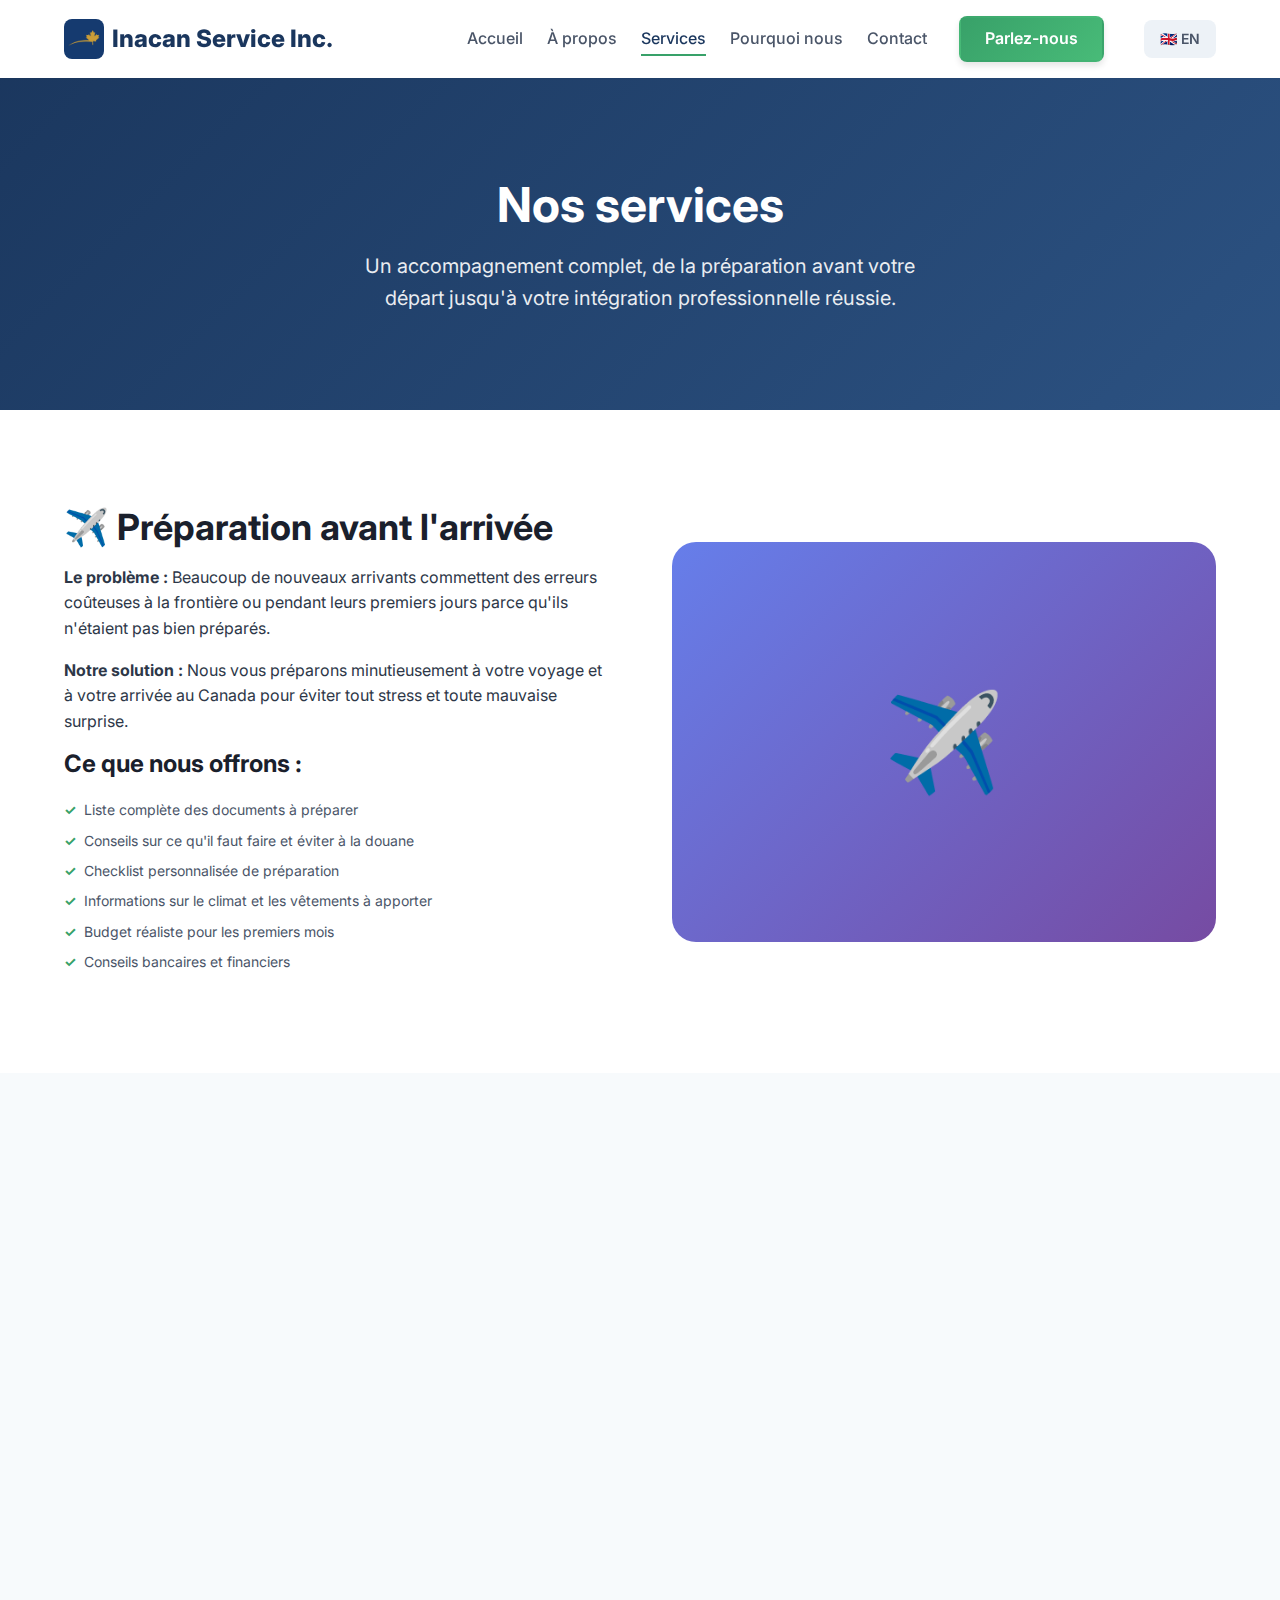
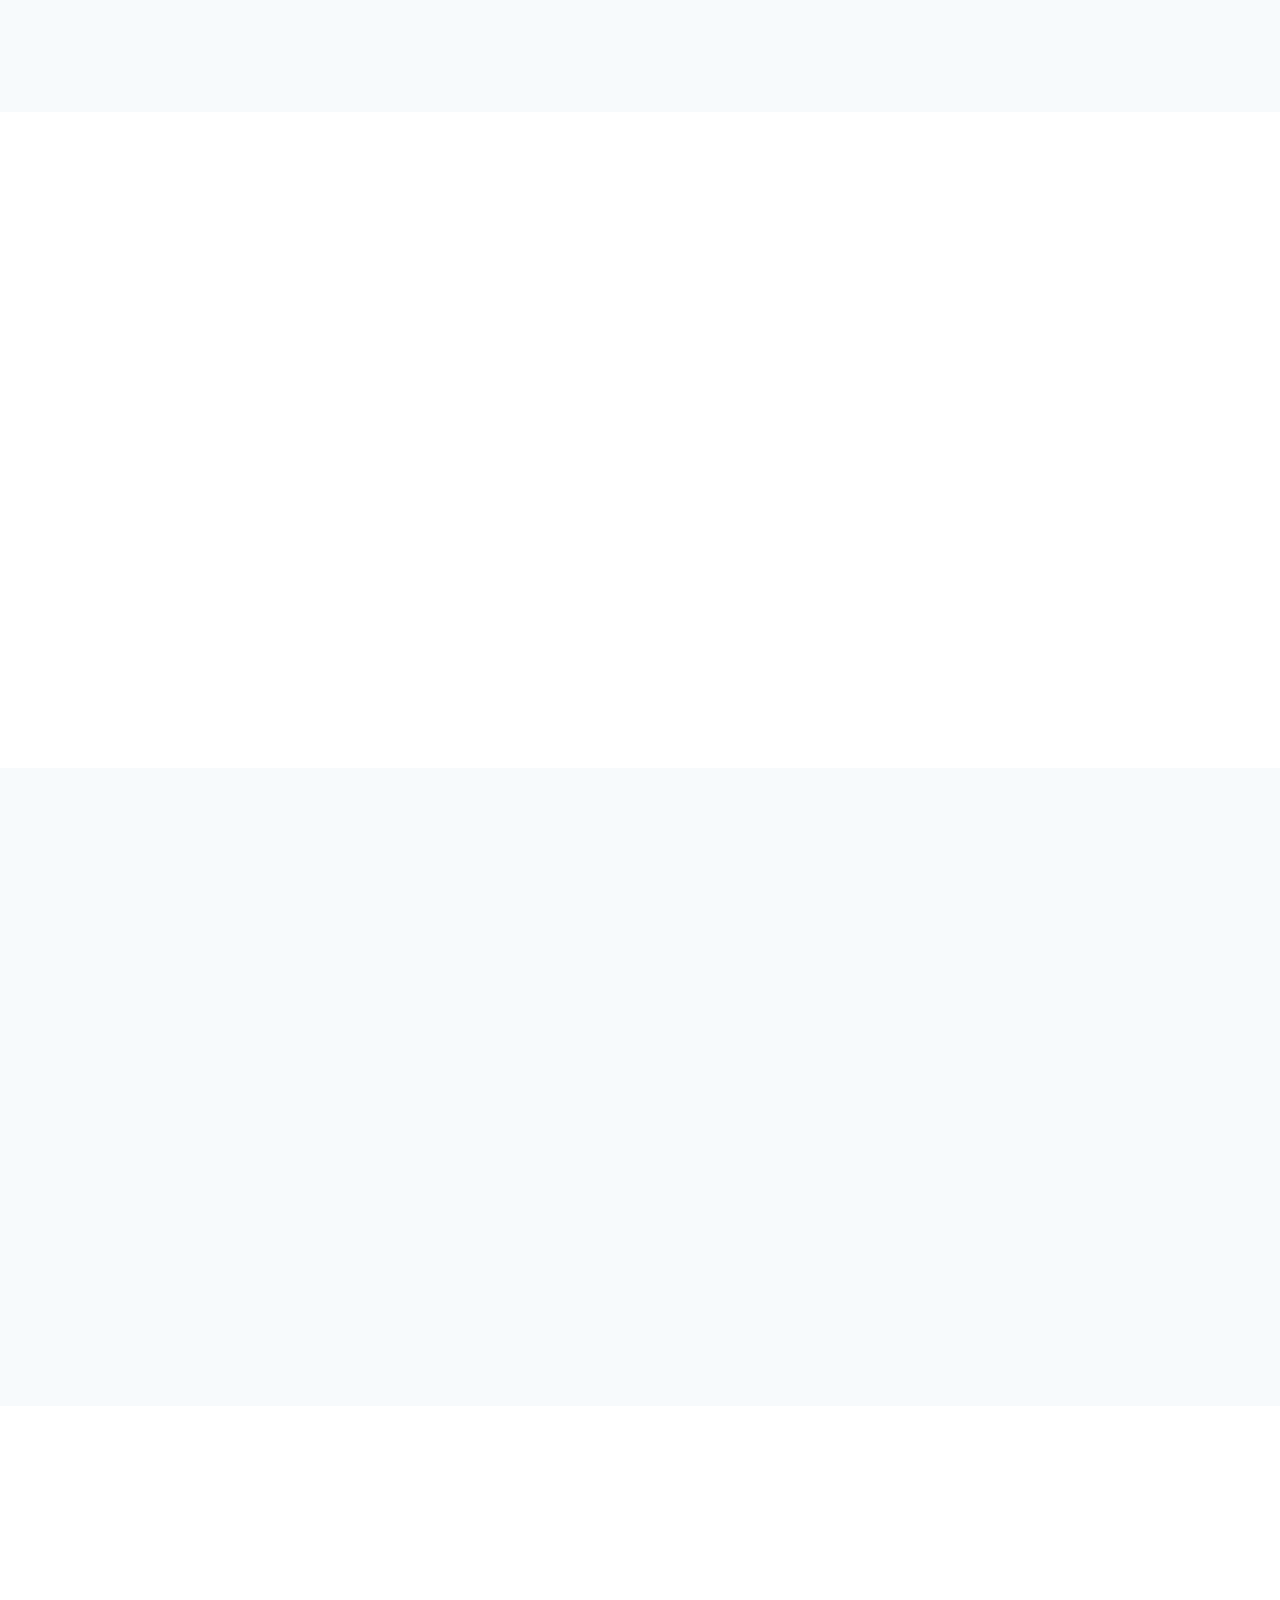
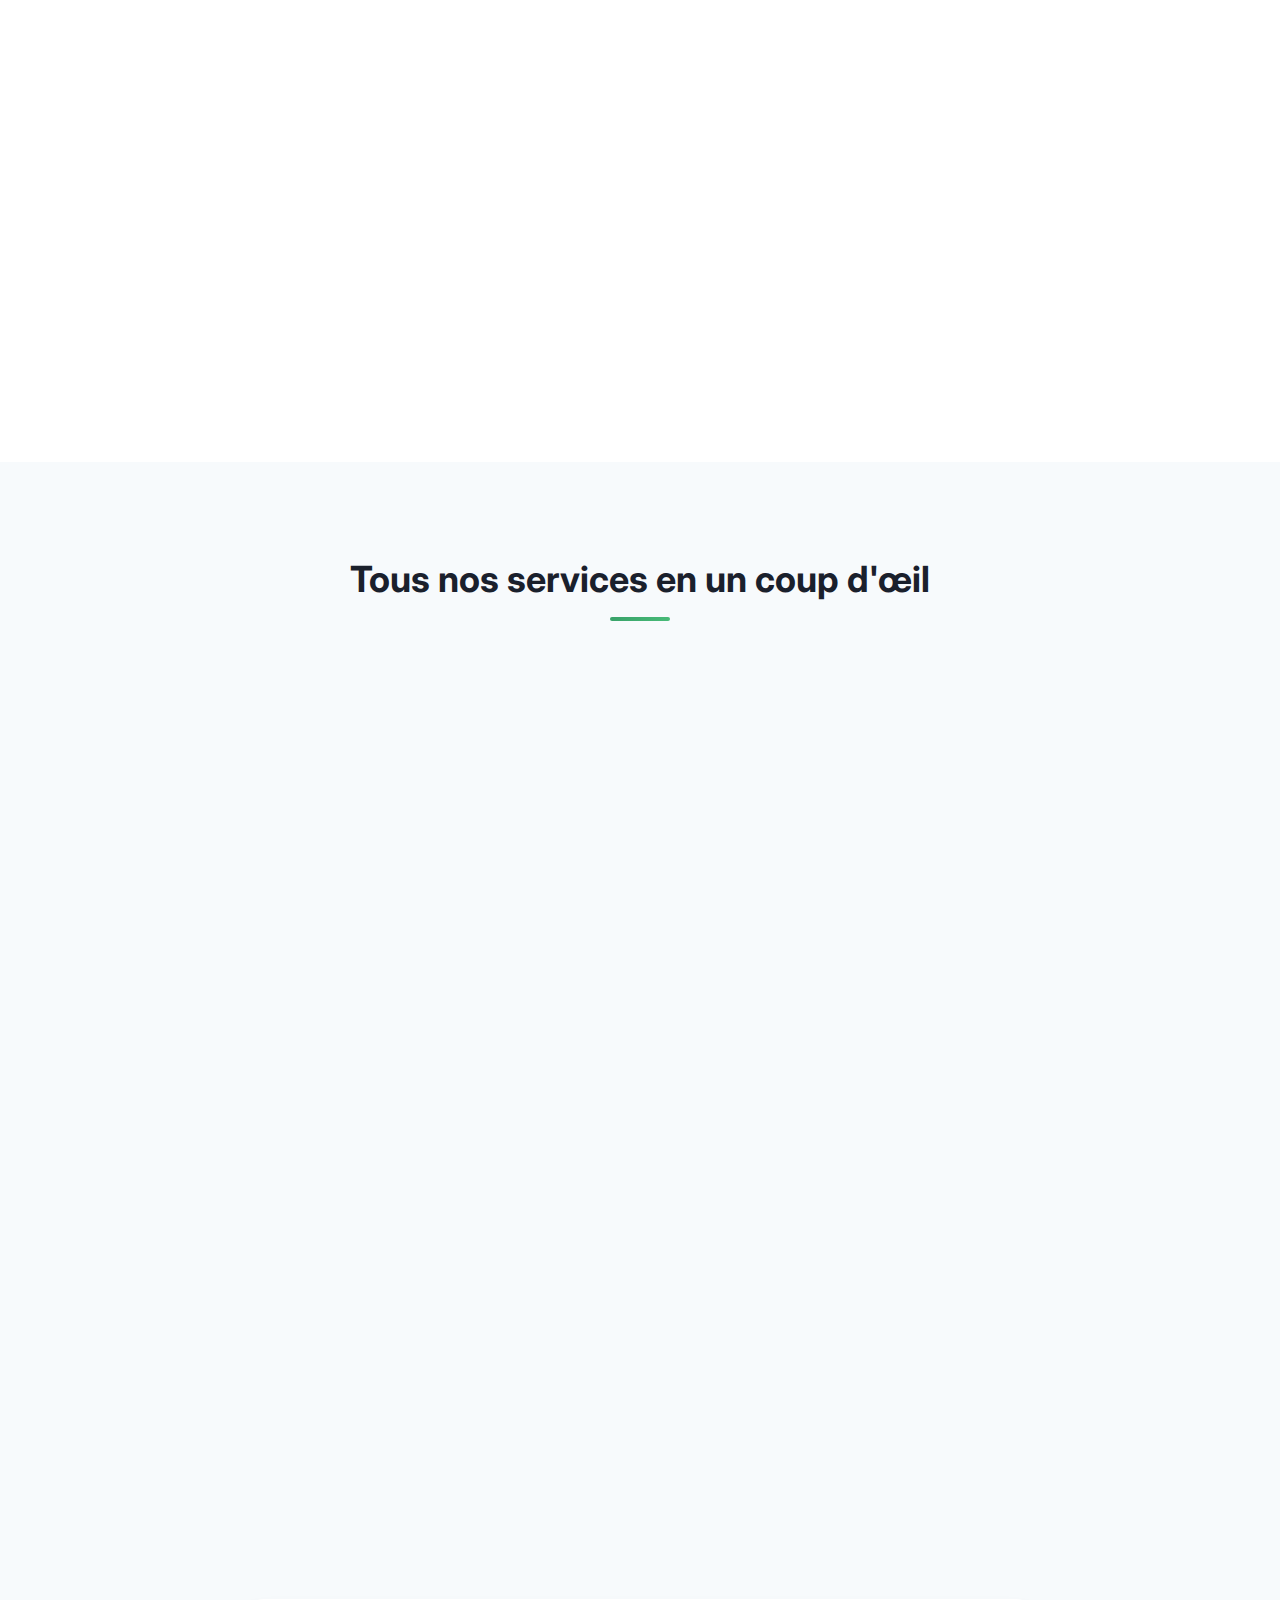
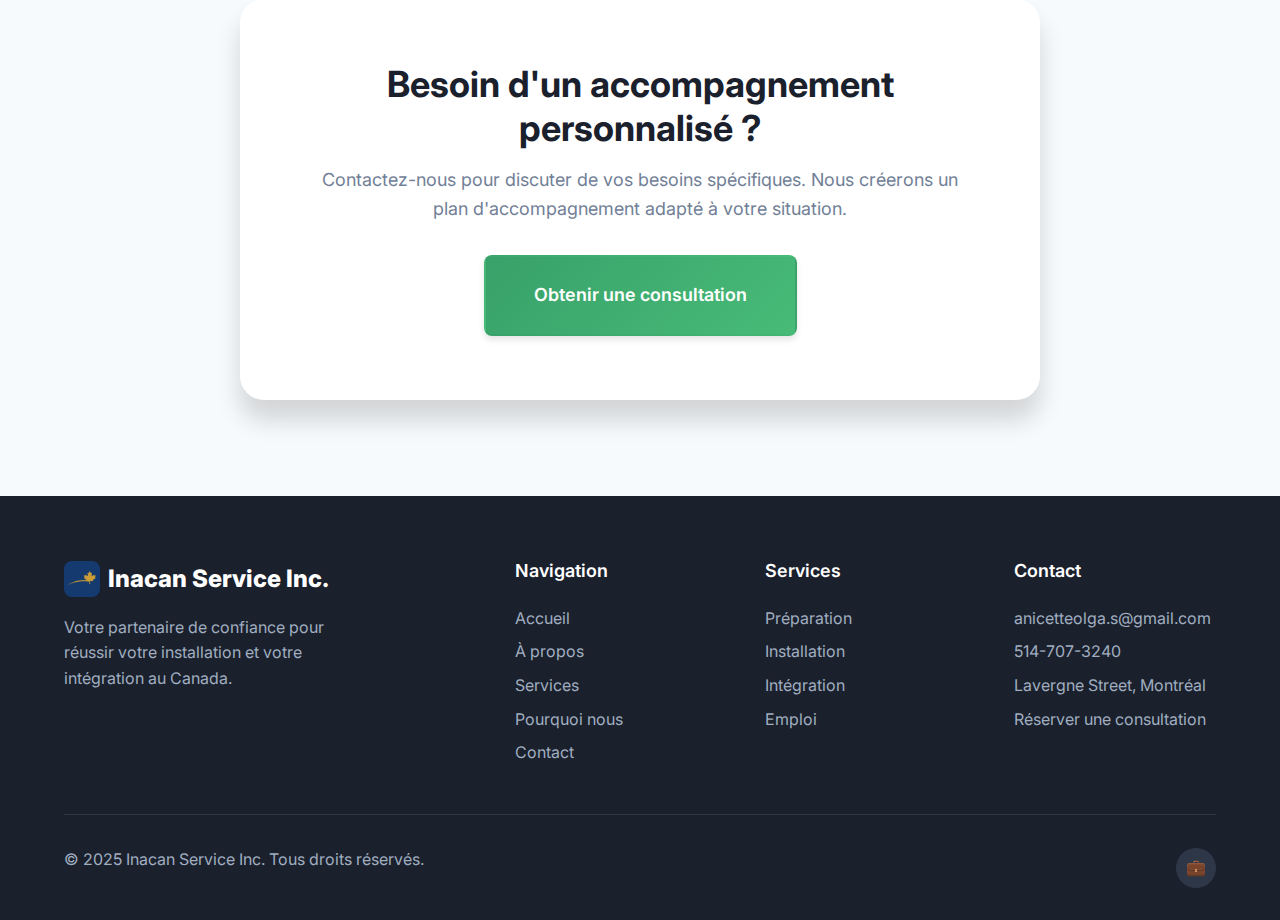
<file: services.html>
<!DOCTYPE html>
<html lang="fr">

<head>
    <meta charset="UTF-8">
    <meta name="viewport" content="width=device-width, initial-scale=1.0">
    <meta name="description"
        content="Découvrez tous les services d'accompagnement INACAN pour les nouveaux arrivants au Canada.">
    <title>Nos Services - INACAN</title>
    <link rel="stylesheet" href="css/styles.css">
</head>

<body>
    <!-- Header -->
    <header class="header">
        <div class="header__container">
            <a href="index.html" class="header__logo">
                <img src="images/logo.png" alt="Inacan Service Inc." class="header__logo-img">
                Inacan Service Inc.
            </a>
            <nav class="nav">
                <ul class="nav__list">
                    <li><a href="index.html" class="nav__link">Accueil</a></li>
                    <li><a href="about.html" class="nav__link">À propos</a></li>
                    <li><a href="services.html" class="nav__link nav__link--active">Services</a></li>
                    <li><a href="why-us.html" class="nav__link">Pourquoi nous</a></li>
                    <li><a href="contact.html" class="nav__link">Contact</a></li>
                </ul>
                <a href="contact.html" class="btn btn--primary nav__cta">Parlez-nous</a>
                <a href="services-en.html" class="lang-toggle" title="English">🇬🇧 EN</a>
                <button class="nav__toggle" aria-label="Menu">
                    <span></span>
                    <span></span>
                    <span></span>
                </button>
            </nav>
        </div>
    </header>

    <!-- Hero -->
    <section class="about-hero">
        <div class="container">
            <h1 class="about-hero__title">Nos services</h1>
            <p class="about-hero__subtitle">
                Un accompagnement complet, de la préparation avant votre départ
                jusqu'à votre intégration professionnelle réussie.
            </p>
        </div>
    </section>

    <!-- Service 1: Préparation -->
    <section class="section" id="preparation">
        <div class="container">
            <div class="mission__content">
                <div class="mission__text fade-in">
                    <h2>✈️ Préparation avant l'arrivée</h2>
                    <p>
                        <strong>Le problème :</strong> Beaucoup de nouveaux arrivants commettent des erreurs coûteuses
                        à la frontière ou pendant leurs premiers jours parce qu'ils n'étaient pas bien préparés.
                    </p>
                    <p>
                        <strong>Notre solution :</strong> Nous vous préparons minutieusement à votre voyage et à votre
                        arrivée
                        au Canada pour éviter tout stress et toute mauvaise surprise.
                    </p>
                    <h4>Ce que nous offrons :</h4>
                    <ul class="service-card__list" style="border: none; padding: 0; margin-top: var(--spacing-md);">
                        <li>Liste complète des documents à préparer</li>
                        <li>Conseils sur ce qu'il faut faire et éviter à la douane</li>
                        <li>Checklist personnalisée de préparation</li>
                        <li>Informations sur le climat et les vêtements à apporter</li>
                        <li>Budget réaliste pour les premiers mois</li>
                        <li>Conseils bancaires et financiers</li>
                    </ul>
                </div>
                <div class="mission__image fade-in"
                    style="background: linear-gradient(135deg, #667eea 0%, #764ba2 100%);">
                    ✈️
                </div>
            </div>
        </div>
    </section>

    <!-- Service 2: Installation -->
    <section class="section section--gray" id="installation">
        <div class="container">
            <div class="mission__content" style="direction: rtl;">
                <div class="mission__text fade-in" style="direction: ltr;">
                    <h2>🏡 Accueil et installation</h2>
                    <p>
                        <strong>Le problème :</strong> Trouver un logement au Canada sans historique de crédit,
                        sans références locales et sans connaissance du marché est extrêmement difficile.
                    </p>
                    <p>
                        <strong>Notre solution :</strong> Nous vous accompagnons dans vos premières démarches
                        pour que votre installation se passe en douceur.
                    </p>
                    <h4>Ce que nous offrons :</h4>
                    <ul class="service-card__list" style="border: none; padding: 0; margin-top: var(--spacing-md);">
                        <li>Aide à la recherche de logement</li>
                        <li>Orientation vers les garderies et écoles</li>
                        <li>Accompagnement pour les démarches administratives</li>
                        <li>Obtention du numéro d'assurance sociale (NAS)</li>
                        <li>Inscription à la carte santé provinciale</li>
                        <li>Ouverture de compte bancaire</li>
                    </ul>
                </div>
                <div class="mission__image fade-in"
                    style="direction: ltr; background: linear-gradient(135deg, #f093fb 0%, #f5576c 100%);">
                    🏡
                </div>
            </div>
        </div>
    </section>

    <!-- Service 3: Intégration -->
    <section class="section" id="integration">
        <div class="container">
            <div class="mission__content">
                <div class="mission__text fade-in">
                    <h2>🌍 Intégration sociale et culturelle</h2>
                    <p>
                        <strong>Le problème :</strong> La culture canadienne est différente. Le choc culturel,
                        l'isolement et le mal du pays affectent beaucoup de nouveaux arrivants.
                    </p>
                    <p>
                        <strong>Notre solution :</strong> Nous vous aidons à comprendre et adopter la culture canadienne
                        tout en gardant votre identité.
                    </p>
                    <h4>Ce que nous offrons :</h4>
                    <ul class="service-card__list" style="border: none; padding: 0; margin-top: var(--spacing-md);">
                        <li>Comprendre les valeurs canadiennes</li>
                        <li>Conseils pour s'adapter au climat</li>
                        <li>Gestion du choc culturel</li>
                        <li>Construction d'un réseau social</li>
                        <li>Coaching de vie et bien-être</li>
                        <li>Vie communautaire et bénévolat</li>
                    </ul>
                </div>
                <div class="mission__image fade-in"
                    style="background: linear-gradient(135deg, #4facfe 0%, #00f2fe 100%);">
                    🌍
                </div>
            </div>
        </div>
    </section>

    <!-- Service 4: Emploi -->
    <section class="section section--gray" id="emploi">
        <div class="container">
            <div class="mission__content" style="direction: rtl;">
                <div class="mission__text fade-in" style="direction: ltr;">
                    <h2>💼 Emploi et carrière</h2>
                    <p>
                        <strong>Le problème :</strong> Le marché du travail canadien a ses propres règles.
                        Beaucoup d'immigrants qualifiés peinent à trouver un emploi à la hauteur de leurs compétences.
                    </p>
                    <p>
                        <strong>Notre solution :</strong> Nous vous préparons à réussir dans le marché du travail
                        canadien
                        avec des outils et stratégies éprouvés.
                    </p>
                    <h4>Ce que nous offrons :</h4>
                    <ul class="service-card__list" style="border: none; padding: 0; margin-top: var(--spacing-md);">
                        <li>Rédaction de CV format canadien</li>
                        <li>Préparation aux entrevues d'embauche</li>
                        <li>Comprendre les codes culturels au travail</li>
                        <li>Stratégies de recherche d'emploi</li>
                        <li>Réseautage professionnel (LinkedIn)</li>
                        <li>Reconnaissance des diplômes et équivalences</li>
                    </ul>
                </div>
                <div class="mission__image fade-in"
                    style="direction: ltr; background: linear-gradient(135deg, #43e97b 0%, #38f9d7 100%);">
                    💼
                </div>
            </div>
        </div>
    </section>

    <!-- Service 5: Études -->
    <section class="section" id="etudes">
        <div class="container">
            <div class="mission__content">
                <div class="mission__text fade-in">
                    <h2>🎓 Orientation scolaire et académique</h2>
                    <p>
                        <strong>Le problème :</strong> Choisir le bon programme d'études au Canada peut être déroutant.
                        Une mauvaise orientation peut coûter du temps et de l'argent.
                    </p>
                    <p>
                        <strong>Notre solution :</strong> Nous vous guidons vers les meilleures options académiques
                        en fonction de vos objectifs de carrière au Canada.
                    </p>
                    <h4>Ce que nous offrons :</h4>
                    <ul class="service-card__list" style="border: none; padding: 0; margin-top: var(--spacing-md);">
                        <li>Évaluation de vos diplômes actuels</li>
                        <li>Conseil sur les programmes demandés au Canada</li>
                        <li>Aide au choix d'établissement</li>
                        <li>Procédures d'inscription</li>
                        <li>Demande de permis d'études</li>
                        <li>Bourses et financements disponibles</li>
                    </ul>
                </div>
                <div class="mission__image fade-in"
                    style="background: linear-gradient(135deg, #fa709a 0%, #fee140 100%);">
                    🎓
                </div>
            </div>
        </div>
    </section>

    <!-- All Services Grid -->
    <section class="section section--gray">
        <div class="container">
            <h2 class="section-title">Tous nos services en un coup d'œil</h2>
            <div class="services__grid">
                <div class="service-card fade-in">
                    <div class="service-card__image">✈️</div>
                    <div class="service-card__content">
                        <h3 class="service-card__title">Préparation</h3>
                        <p class="service-card__text">Documents, conseils douaniers, budget, checklist personnalisée.
                        </p>
                    </div>
                </div>
                <div class="service-card fade-in">
                    <div class="service-card__image"
                        style="background: linear-gradient(135deg, #f093fb 0%, #f5576c 100%);">🏡</div>
                    <div class="service-card__content">
                        <h3 class="service-card__title">Installation</h3>
                        <p class="service-card__text">Logement, garderie, démarches administratives, documents
                            officiels.</p>
                    </div>
                </div>
                <div class="service-card fade-in">
                    <div class="service-card__image"
                        style="background: linear-gradient(135deg, #4facfe 0%, #00f2fe 100%);">🌍</div>
                    <div class="service-card__content">
                        <h3 class="service-card__title">Intégration</h3>
                        <p class="service-card__text">Culture, climat, valeurs, vie sociale, coaching personnel.</p>
                    </div>
                </div>
                <div class="service-card fade-in">
                    <div class="service-card__image"
                        style="background: linear-gradient(135deg, #43e97b 0%, #38f9d7 100%);">💼</div>
                    <div class="service-card__content">
                        <h3 class="service-card__title">Emploi</h3>
                        <p class="service-card__text">CV canadien, entrevues, codes culturels, réseautage.</p>
                    </div>
                </div>
                <div class="service-card fade-in">
                    <div class="service-card__image"
                        style="background: linear-gradient(135deg, #fa709a 0%, #fee140 100%);">🎓</div>
                    <div class="service-card__content">
                        <h3 class="service-card__title">Études</h3>
                        <p class="service-card__text">Orientation, programmes, inscriptions, permis d'études.</p>
                    </div>
                </div>
                <div class="service-card fade-in">
                    <div class="service-card__image"
                        style="background: linear-gradient(135deg, #a18cd1 0%, #fbc2eb 100%);">🤝</div>
                    <div class="service-card__content">
                        <h3 class="service-card__title">Coaching</h3>
                        <p class="service-card__text">Accompagnement personnalisé, bien-être, réussite globale.</p>
                    </div>
                </div>
            </div>
        </div>
    </section>

    <!-- CTA Section -->
    <section class="section cta">
        <div class="container">
            <div class="cta__box">
                <h2 class="cta__title">Besoin d'un accompagnement personnalisé ?</h2>
                <p class="cta__text">
                    Contactez-nous pour discuter de vos besoins spécifiques.
                    Nous créerons un plan d'accompagnement adapté à votre situation.
                </p>
                <a href="contact.html" class="btn btn--primary btn--large">Obtenir une consultation</a>
            </div>
        </div>
    </section>

    <!-- Footer -->
    <footer class="footer">
        <div class="container">
            <div class="footer__grid">
                <div class="footer__brand">
                    <a href="index.html" class="footer__logo">
                        <img src="images/logo.png" alt="Inacan Service Inc." class="footer__logo-img">
                        Inacan Service Inc.
                    </a>
                    <p class="footer__description">
                        Votre partenaire de confiance pour réussir votre installation et votre intégration au Canada.
                    </p>
                </div>
                <div class="footer__column">
                    <h4 class="footer__title">Navigation</h4>
                    <div class="footer__links">
                        <a href="index.html">Accueil</a>
                        <a href="about.html">À propos</a>
                        <a href="services.html">Services</a>
                        <a href="why-us.html">Pourquoi nous</a>
                        <a href="contact.html">Contact</a>
                    </div>
                </div>
                <div class="footer__column">
                    <h4 class="footer__title">Services</h4>
                    <div class="footer__links">
                        <a href="#preparation">Préparation</a>
                        <a href="#installation">Installation</a>
                        <a href="#integration">Intégration</a>
                        <a href="#emploi">Emploi</a>
                    </div>
                </div>
                <div class="footer__column">
                    <h4 class="footer__title">Contact</h4>
                    <div class="footer__links">
                        <a href="mailto:anicetteolga.s@gmail.com">anicetteolga.s@gmail.com</a>
                        <a href="tel:+15147073240">514-707-3240</a>
                        <a href="#">Lavergne Street, Montréal</a>
                        <a href="https://calendly.com/inacan-service" target="_blank">Réserver une consultation</a>
                    </div>
                </div>
            </div>
            <div class="footer__bottom">
                <p class="footer__copyright">
                    © 2025 Inacan Service Inc. Tous droits réservés.
                </p>
                <div class="footer__social">
                    <a href="https://linkedin.com/in/anicette-olga-sonfack" target="_blank" aria-label="LinkedIn">💼</a>
                </div>
            </div>
        </div>
    </footer>

    <script src="js/main.js"></script>
</body>

</html>
</file>
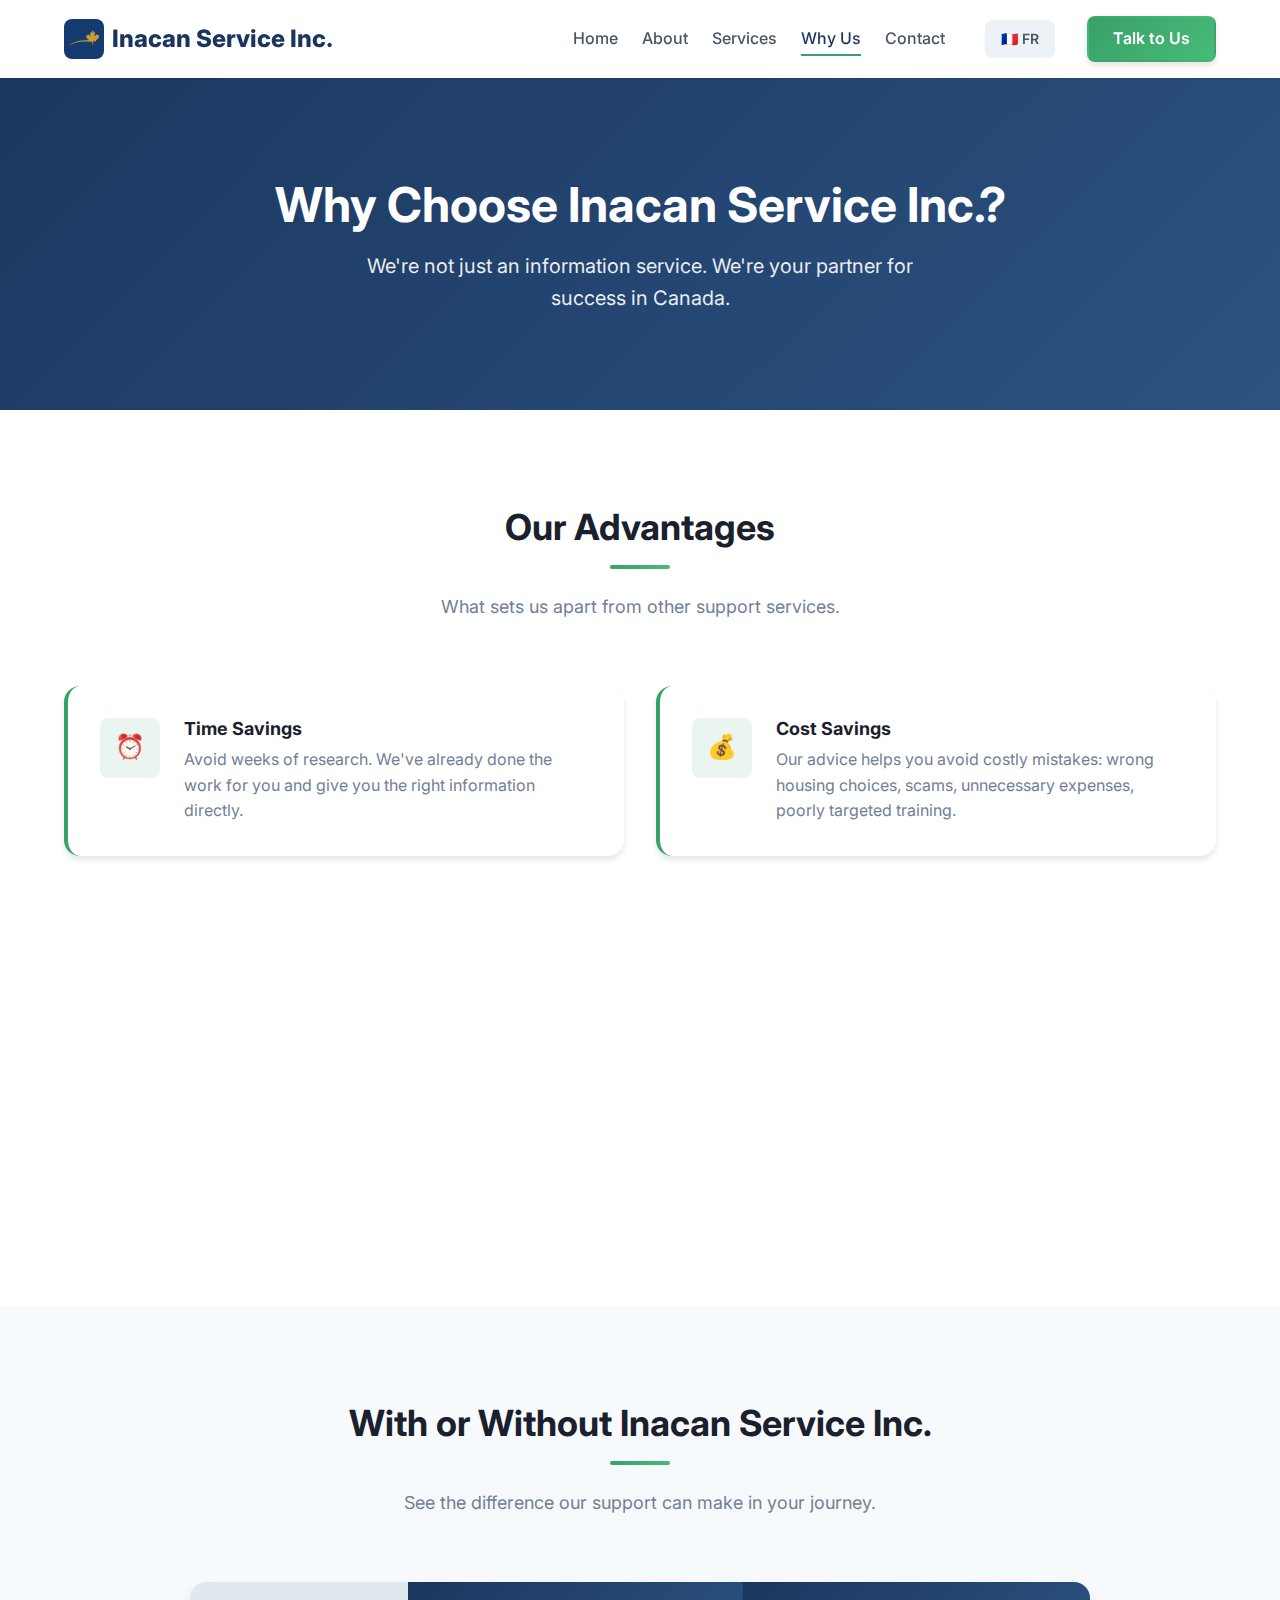
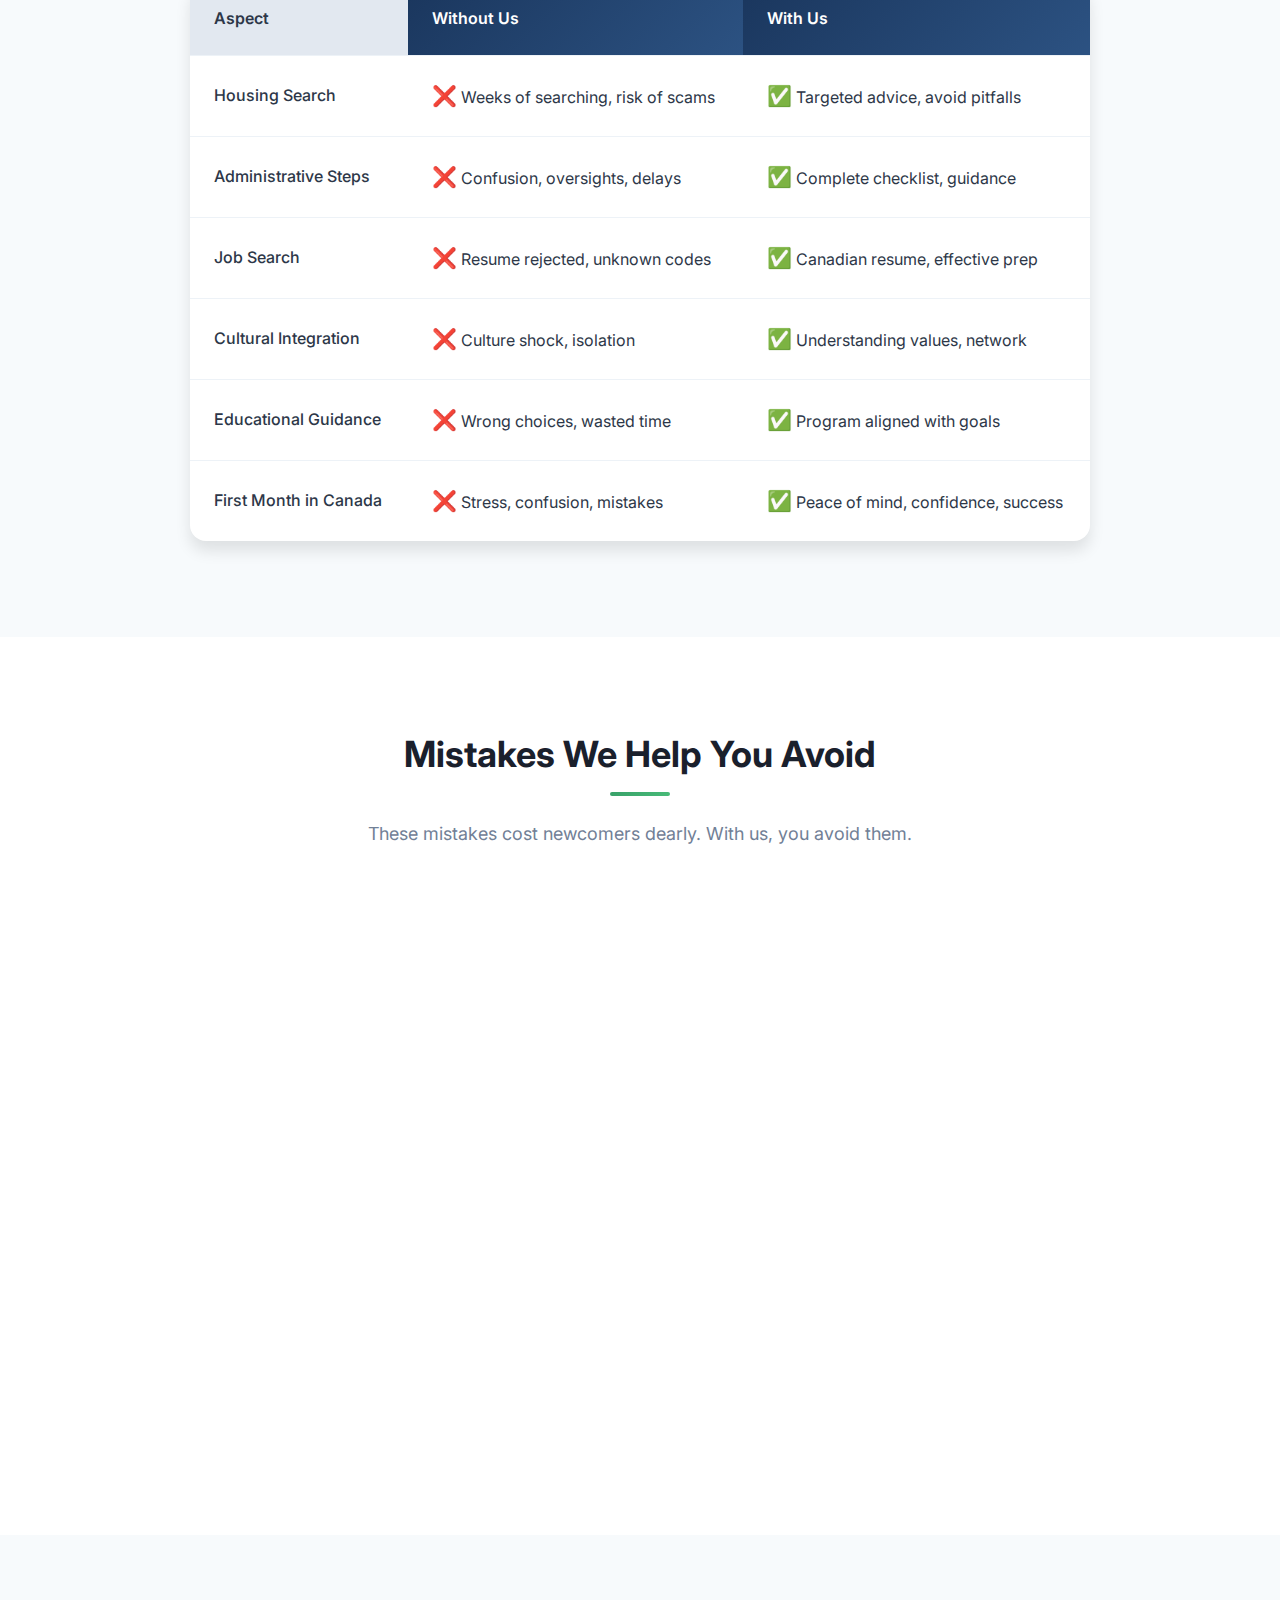
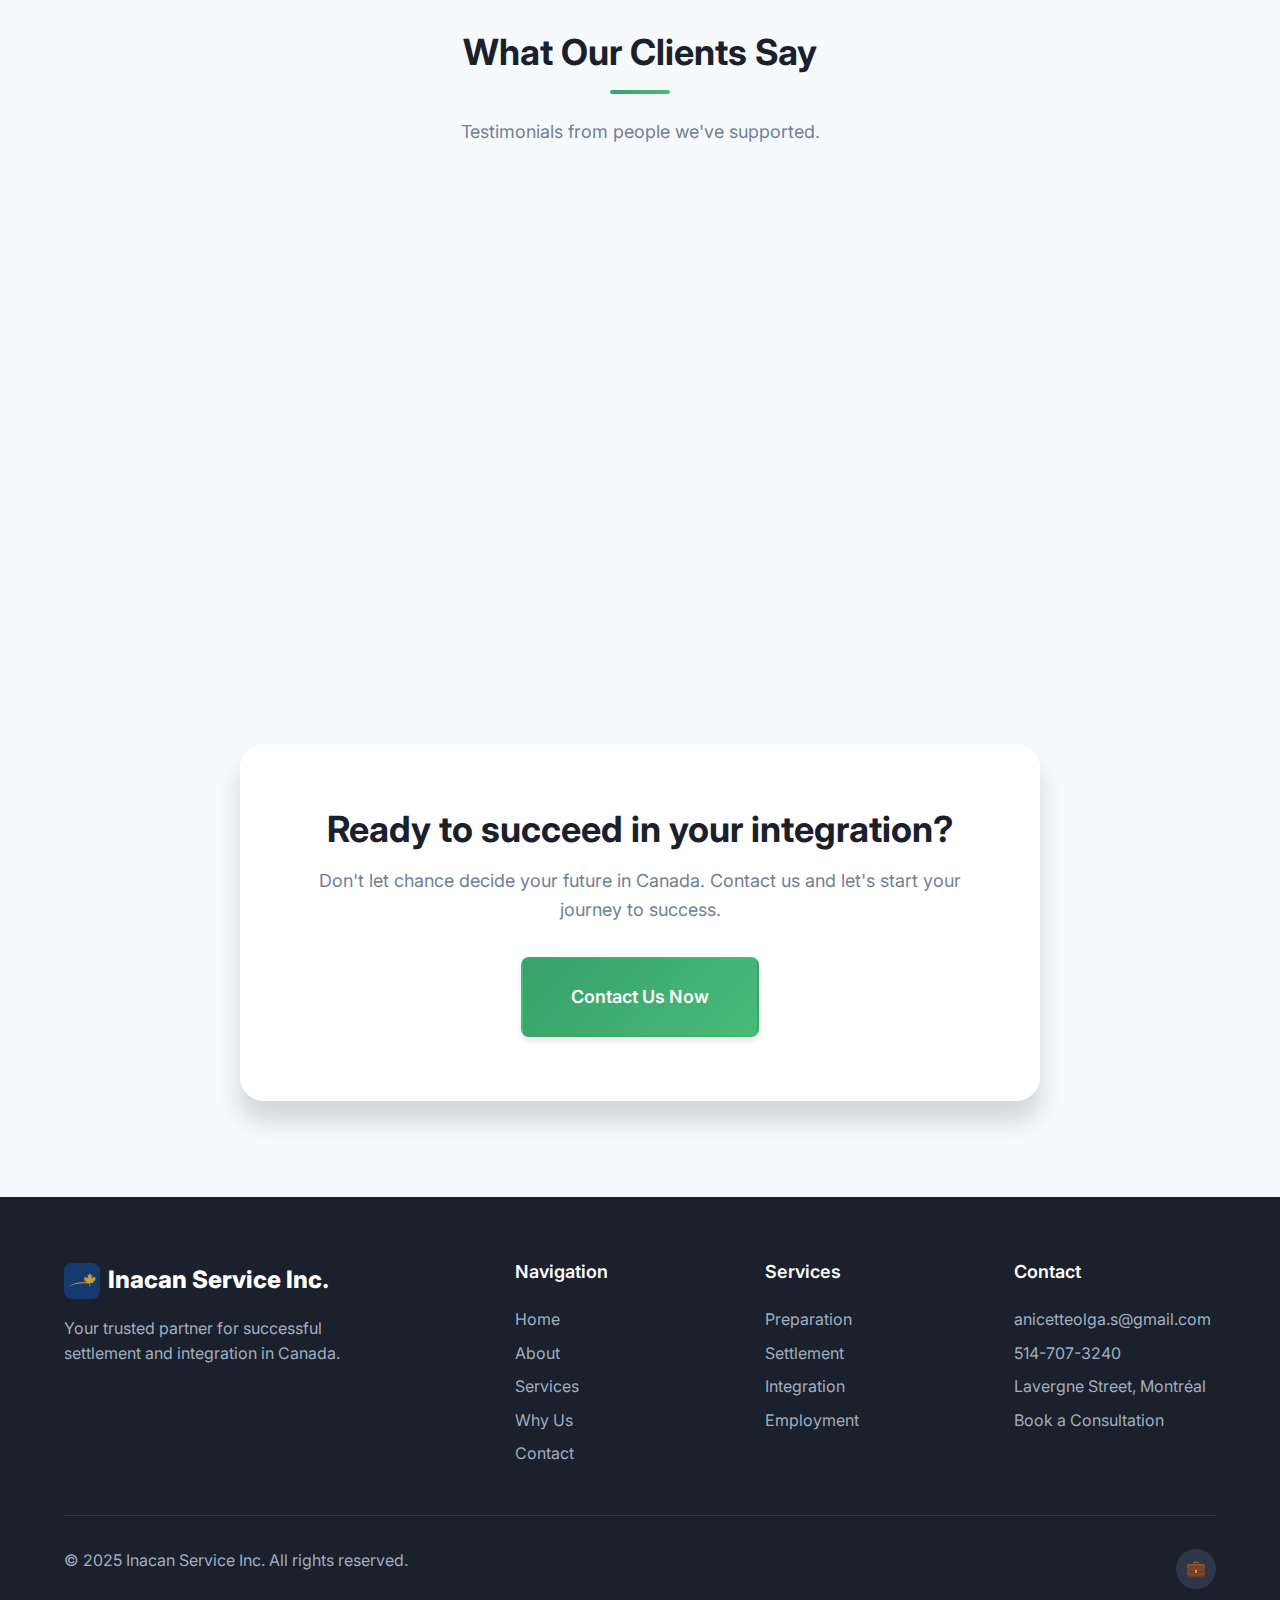
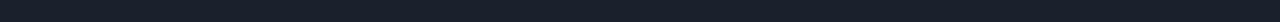
<file: why-us-en.html>
<!DOCTYPE html>
<html lang="en">

<head>
    <meta charset="UTF-8">
    <meta name="viewport" content="width=device-width, initial-scale=1.0">
    <meta name="description"
        content="Discover the advantages of choosing Inacan Service Inc. for your support in Canada.">
    <title>Why Choose Inacan Service Inc.</title>
    <link rel="stylesheet" href="css/styles.css">
</head>

<body>
    <!-- Header -->
    <header class="header">
        <div class="header__container">
            <a href="index-en.html" class="header__logo">
                <img src="images/logo.png" alt="Inacan Service Inc." class="header__logo-img">
                Inacan Service Inc.
            </a>
            <nav class="nav">
                <ul class="nav__list">
                    <li><a href="index-en.html" class="nav__link">Home</a></li>
                    <li><a href="about-en.html" class="nav__link">About</a></li>
                    <li><a href="services-en.html" class="nav__link">Services</a></li>
                    <li><a href="why-us-en.html" class="nav__link nav__link--active">Why Us</a></li>
                    <li><a href="contact-en.html" class="nav__link">Contact</a></li>
                </ul>
                <a href="why-us.html" class="lang-toggle" title="Français">🇫🇷 FR</a>
                <a href="contact-en.html" class="btn btn--primary nav__cta">Talk to Us</a>
                <button class="nav__toggle" aria-label="Menu">
                    <span></span>
                    <span></span>
                    <span></span>
                </button>
            </nav>
        </div>
    </header>

    <!-- Hero -->
    <section class="about-hero">
        <div class="container">
            <h1 class="about-hero__title">Why Choose Inacan Service Inc.?</h1>
            <p class="about-hero__subtitle">
                We're not just an information service.
                We're your partner for success in Canada.
            </p>
        </div>
    </section>

    <!-- Advantages Section -->
    <section class="section">
        <div class="container">
            <h2 class="section-title">Our Advantages</h2>
            <p class="section-subtitle">
                What sets us apart from other support services.
            </p>
            <div class="advantages__grid">
                <div class="advantage-card fade-in">
                    <div class="advantage-card__icon">⏰</div>
                    <div>
                        <h3 class="advantage-card__title">Time Savings</h3>
                        <p class="advantage-card__text">
                            Avoid weeks of research. We've already done the work for you
                            and give you the right information directly.
                        </p>
                    </div>
                </div>
                <div class="advantage-card fade-in">
                    <div class="advantage-card__icon">💰</div>
                    <div>
                        <h3 class="advantage-card__title">Cost Savings</h3>
                        <p class="advantage-card__text">
                            Our advice helps you avoid costly mistakes: wrong housing choices,
                            scams, unnecessary expenses, poorly targeted training.
                        </p>
                    </div>
                </div>
                <div class="advantage-card fade-in">
                    <div class="advantage-card__icon">😌</div>
                    <div>
                        <h3 class="advantage-card__title">Less Stress</h3>
                        <p class="advantage-card__text">
                            With a trusted guide by your side, you can focus on
                            what matters and enjoy your new life.
                        </p>
                    </div>
                </div>
                <div class="advantage-card fade-in">
                    <div class="advantage-card__icon">🎯</div>
                    <div>
                        <h3 class="advantage-card__title">Personalized Advice</h3>
                        <p class="advantage-card__text">
                            No generic advice. We analyze your situation and create
                            a plan tailored to your specific needs.
                        </p>
                    </div>
                </div>
                <div class="advantage-card fade-in">
                    <div class="advantage-card__icon">✅</div>
                    <div>
                        <h3 class="advantage-card__title">Reliable Information</h3>
                        <p class="advantage-card__text">
                            No more contradictory online information. We verify
                            and constantly update our advice.
                        </p>
                    </div>
                </div>
                <div class="advantage-card fade-in">
                    <div class="advantage-card__icon">🤝</div>
                    <div>
                        <h3 class="advantage-card__title">Lived Experience</h3>
                        <p class="advantage-card__text">
                            We are immigrants ourselves. We don't speak from theory,
                            but from what we've actually experienced.
                        </p>
                    </div>
                </div>
            </div>
        </div>
    </section>

    <!-- Comparison Section -->
    <section class="section comparison">
        <div class="container">
            <h2 class="section-title">With or Without Inacan Service Inc.</h2>
            <p class="section-subtitle">
                See the difference our support can make in your journey.
            </p>
            <div class="comparison__table">
                <table>
                    <thead>
                        <tr>
                            <th>Aspect</th>
                            <th>Without Us</th>
                            <th>With Us</th>
                        </tr>
                    </thead>
                    <tbody>
                        <tr>
                            <td>Housing Search</td>
                            <td><span class="cross">❌</span> Weeks of searching, risk of scams</td>
                            <td><span class="check">✅</span> Targeted advice, avoid pitfalls</td>
                        </tr>
                        <tr>
                            <td>Administrative Steps</td>
                            <td><span class="cross">❌</span> Confusion, oversights, delays</td>
                            <td><span class="check">✅</span> Complete checklist, guidance</td>
                        </tr>
                        <tr>
                            <td>Job Search</td>
                            <td><span class="cross">❌</span> Resume rejected, unknown codes</td>
                            <td><span class="check">✅</span> Canadian resume, effective prep</td>
                        </tr>
                        <tr>
                            <td>Cultural Integration</td>
                            <td><span class="cross">❌</span> Culture shock, isolation</td>
                            <td><span class="check">✅</span> Understanding values, network</td>
                        </tr>
                        <tr>
                            <td>Educational Guidance</td>
                            <td><span class="cross">❌</span> Wrong choices, wasted time</td>
                            <td><span class="check">✅</span> Program aligned with goals</td>
                        </tr>
                        <tr>
                            <td>First Month in Canada</td>
                            <td><span class="cross">❌</span> Stress, confusion, mistakes</td>
                            <td><span class="check">✅</span> Peace of mind, confidence, success</td>
                        </tr>
                    </tbody>
                </table>
            </div>
        </div>
    </section>

    <!-- Errors to Avoid Section -->
    <section class="section">
        <div class="container">
            <h2 class="section-title">Mistakes We Help You Avoid</h2>
            <p class="section-subtitle">
                These mistakes cost newcomers dearly. With us, you avoid them.
            </p>
            <div class="solutions__grid">
                <div class="solution-card fade-in">
                    <div class="solution-card__number" style="background: #e53e3e;">!</div>
                    <div class="solution-card__content">
                        <h4>Arriving Without Confirmed Housing</h4>
                        <p>Many arrive thinking they'll find easily. Result: expensive hotel for weeks.</p>
                    </div>
                </div>
                <div class="solution-card fade-in">
                    <div class="solution-card__number" style="background: #e53e3e;">!</div>
                    <div class="solution-card__content">
                        <h4>Wrong Documents at the Border</h4>
                        <p>Entry refusal or problems with customs agent due to missing crucial documents.</p>
                    </div>
                </div>
                <div class="solution-card fade-in">
                    <div class="solution-card__number" style="background: #e53e3e;">!</div>
                    <div class="solution-card__content">
                        <h4>European or African Resume Format</h4>
                        <p>The Canadian resume is different. Wrong format = automatically rejected application.</p>
                    </div>
                </div>
                <div class="solution-card fade-in">
                    <div class="solution-card__number" style="background: #e53e3e;">!</div>
                    <div class="solution-card__content">
                        <h4>Choosing the Wrong Study Program</h4>
                        <p>Thousands of dollars and years lost in a program with no prospects in Canada.</p>
                    </div>
                </div>
                <div class="solution-card fade-in">
                    <div class="solution-card__number" style="background: #e53e3e;">!</div>
                    <div class="solution-card__content">
                        <h4>Ignoring Networking</h4>
                        <p>In Canada, networking is crucial. 80% of jobs are not publicly posted.</p>
                    </div>
                </div>
                <div class="solution-card fade-in">
                    <div class="solution-card__number" style="background: #e53e3e;">!</div>
                    <div class="solution-card__content">
                        <h4>Underestimating the Climate</h4>
                        <p>Arriving without proper winter clothing = unexpected expenses and extreme discomfort.</p>
                    </div>
                </div>
            </div>
        </div>
    </section>

    <!-- Testimonials Section -->
    <section class="section section--gray">
        <div class="container">
            <h2 class="section-title">What Our Clients Say</h2>
            <p class="section-subtitle">
                Testimonials from people we've supported.
            </p>
            <div class="values__grid">
                <div class="value-card fade-in">
                    <div class="value-card__icon" style="background: var(--gradient-accent);">💬</div>
                    <p style="font-style: italic; color: var(--color-gray-600); margin-bottom: var(--spacing-md);">
                        "Thanks to Inacan Service Inc., I found housing in 2 weeks and a job in 3 months.
                        Without their help, I would have been lost."
                    </p>
                    <h4 style="margin-bottom: 0;">— Jean M., Cameroon</h4>
                </div>
                <div class="value-card fade-in">
                    <div class="value-card__icon" style="background: var(--gradient-accent);">💬</div>
                    <p style="font-style: italic; color: var(--color-gray-600); margin-bottom: var(--spacing-md);">
                        "The advice on the Canadian resume changed everything. I had applied 50 times with no response.
                        After the makeover, I had 5 interviews in 2 weeks."
                    </p>
                    <h4 style="margin-bottom: 0;">— Marie L., France</h4>
                </div>
                <div class="value-card fade-in">
                    <div class="value-card__icon" style="background: var(--gradient-accent);">💬</div>
                    <p style="font-style: italic; color: var(--color-gray-600); margin-bottom: var(--spacing-md);">
                        "Inacan Service Inc.'s support saved me so much stress. I recommend all
                        newcomers to use their services."
                    </p>
                    <h4 style="margin-bottom: 0;">— Ahmed K., Morocco</h4>
                </div>
            </div>
        </div>
    </section>

    <!-- CTA Section -->
    <section class="section cta">
        <div class="container">
            <div class="cta__box">
                <h2 class="cta__title">Ready to succeed in your integration?</h2>
                <p class="cta__text">
                    Don't let chance decide your future in Canada.
                    Contact us and let's start your journey to success.
                </p>
                <a href="contact-en.html" class="btn btn--primary btn--large">Contact Us Now</a>
            </div>
        </div>
    </section>

    <!-- Footer -->
    <footer class="footer">
        <div class="container">
            <div class="footer__grid">
                <div class="footer__brand">
                    <a href="index-en.html" class="footer__logo">
                        <img src="images/logo.png" alt="Inacan Service Inc." class="footer__logo-img">
                        Inacan Service Inc.
                    </a>
                    <p class="footer__description">
                        Your trusted partner for successful settlement and integration in Canada.
                    </p>
                </div>
                <div class="footer__column">
                    <h4 class="footer__title">Navigation</h4>
                    <div class="footer__links">
                        <a href="index-en.html">Home</a>
                        <a href="about-en.html">About</a>
                        <a href="services-en.html">Services</a>
                        <a href="why-us-en.html">Why Us</a>
                        <a href="contact-en.html">Contact</a>
                    </div>
                </div>
                <div class="footer__column">
                    <h4 class="footer__title">Services</h4>
                    <div class="footer__links">
                        <a href="services-en.html">Preparation</a>
                        <a href="services-en.html">Settlement</a>
                        <a href="services-en.html">Integration</a>
                        <a href="services-en.html">Employment</a>
                    </div>
                </div>
                <div class="footer__column">
                    <h4 class="footer__title">Contact</h4>
                    <div class="footer__links">
                        <a href="mailto:anicetteolga.s@gmail.com">anicetteolga.s@gmail.com</a>
                        <a href="tel:+15147073240">514-707-3240</a>
                        <a href="#">Lavergne Street, Montréal</a>
                        <a href="https://calendly.com/inacan-service" target="_blank">Book a Consultation</a>
                    </div>
                </div>
            </div>
            <div class="footer__bottom">
                <p class="footer__copyright">
                    © 2025 Inacan Service Inc. All rights reserved.
                </p>
                <div class="footer__social">
                    <a href="https://linkedin.com/in/anicette-olga-sonfack" target="_blank" aria-label="LinkedIn">💼</a>
                </div>
            </div>
        </div>
    </footer>

    <script src="js/main.js"></script>
</body>

</html>
</file>
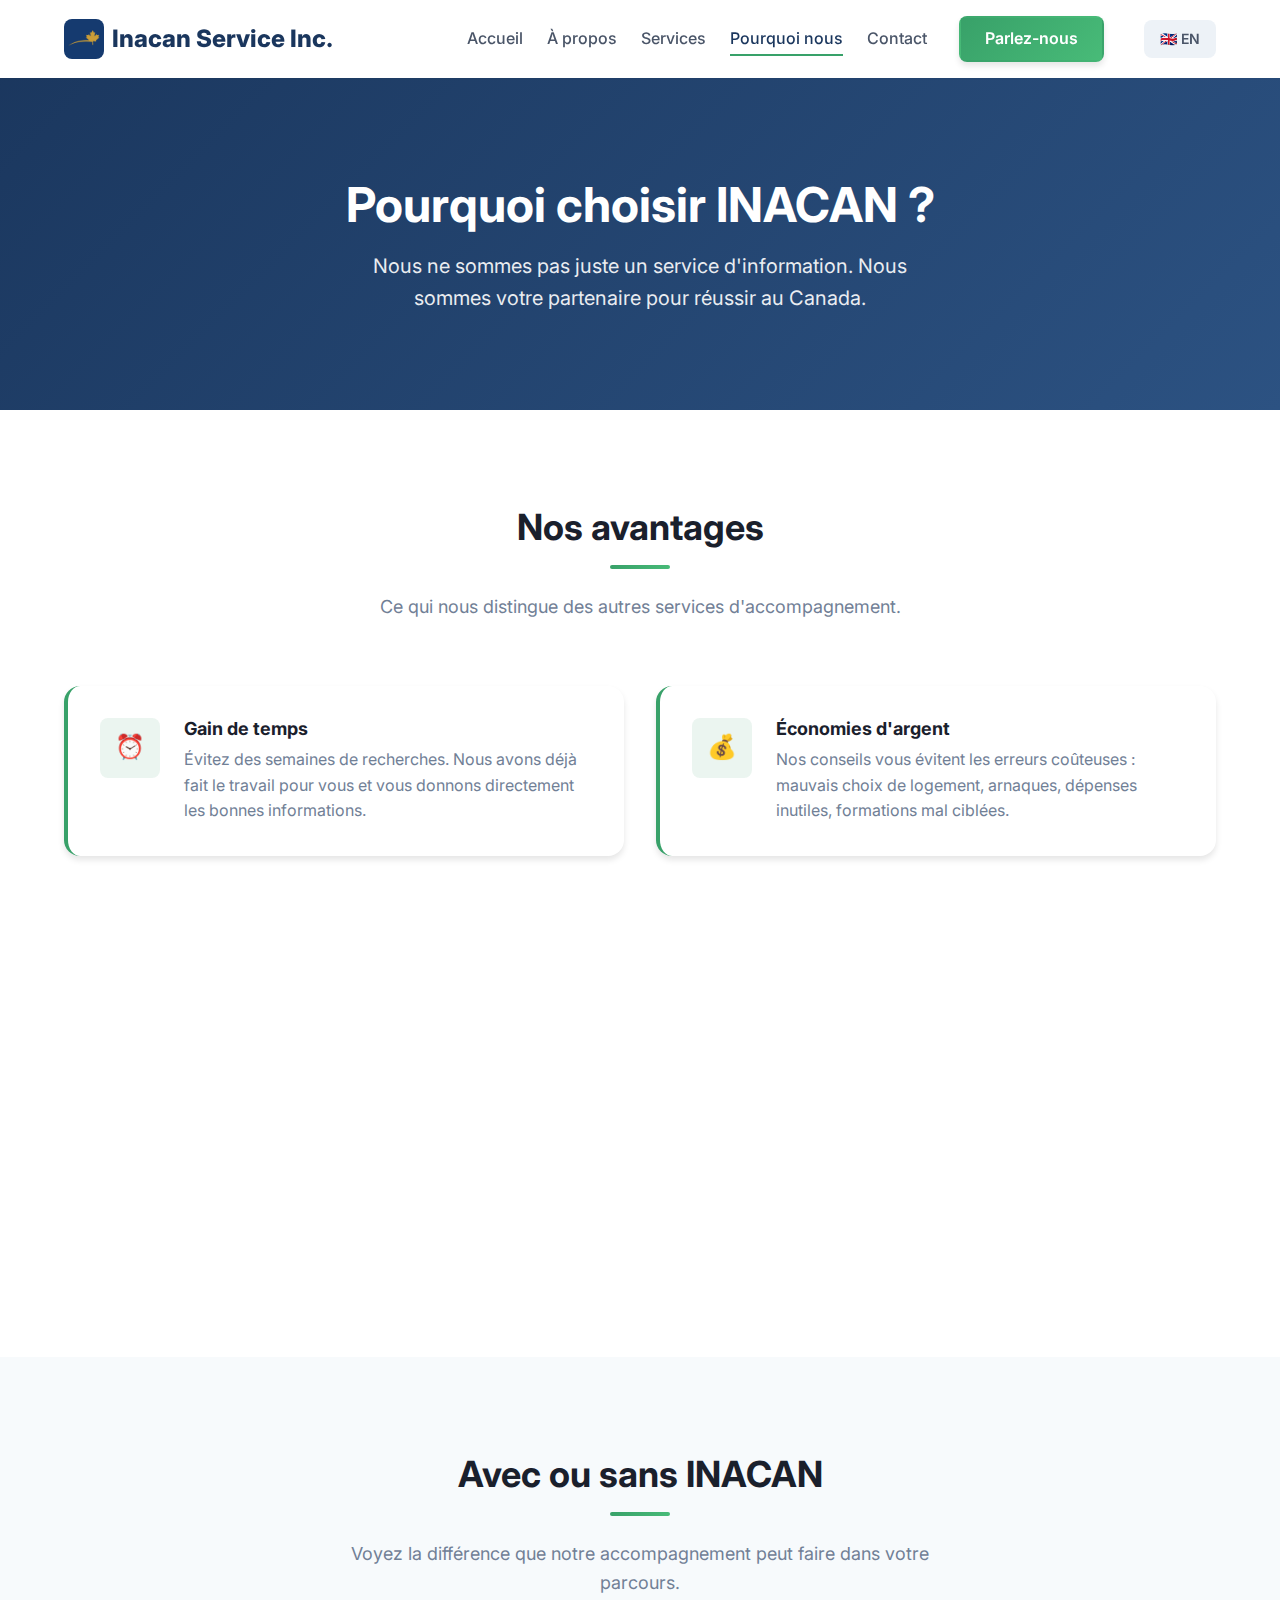
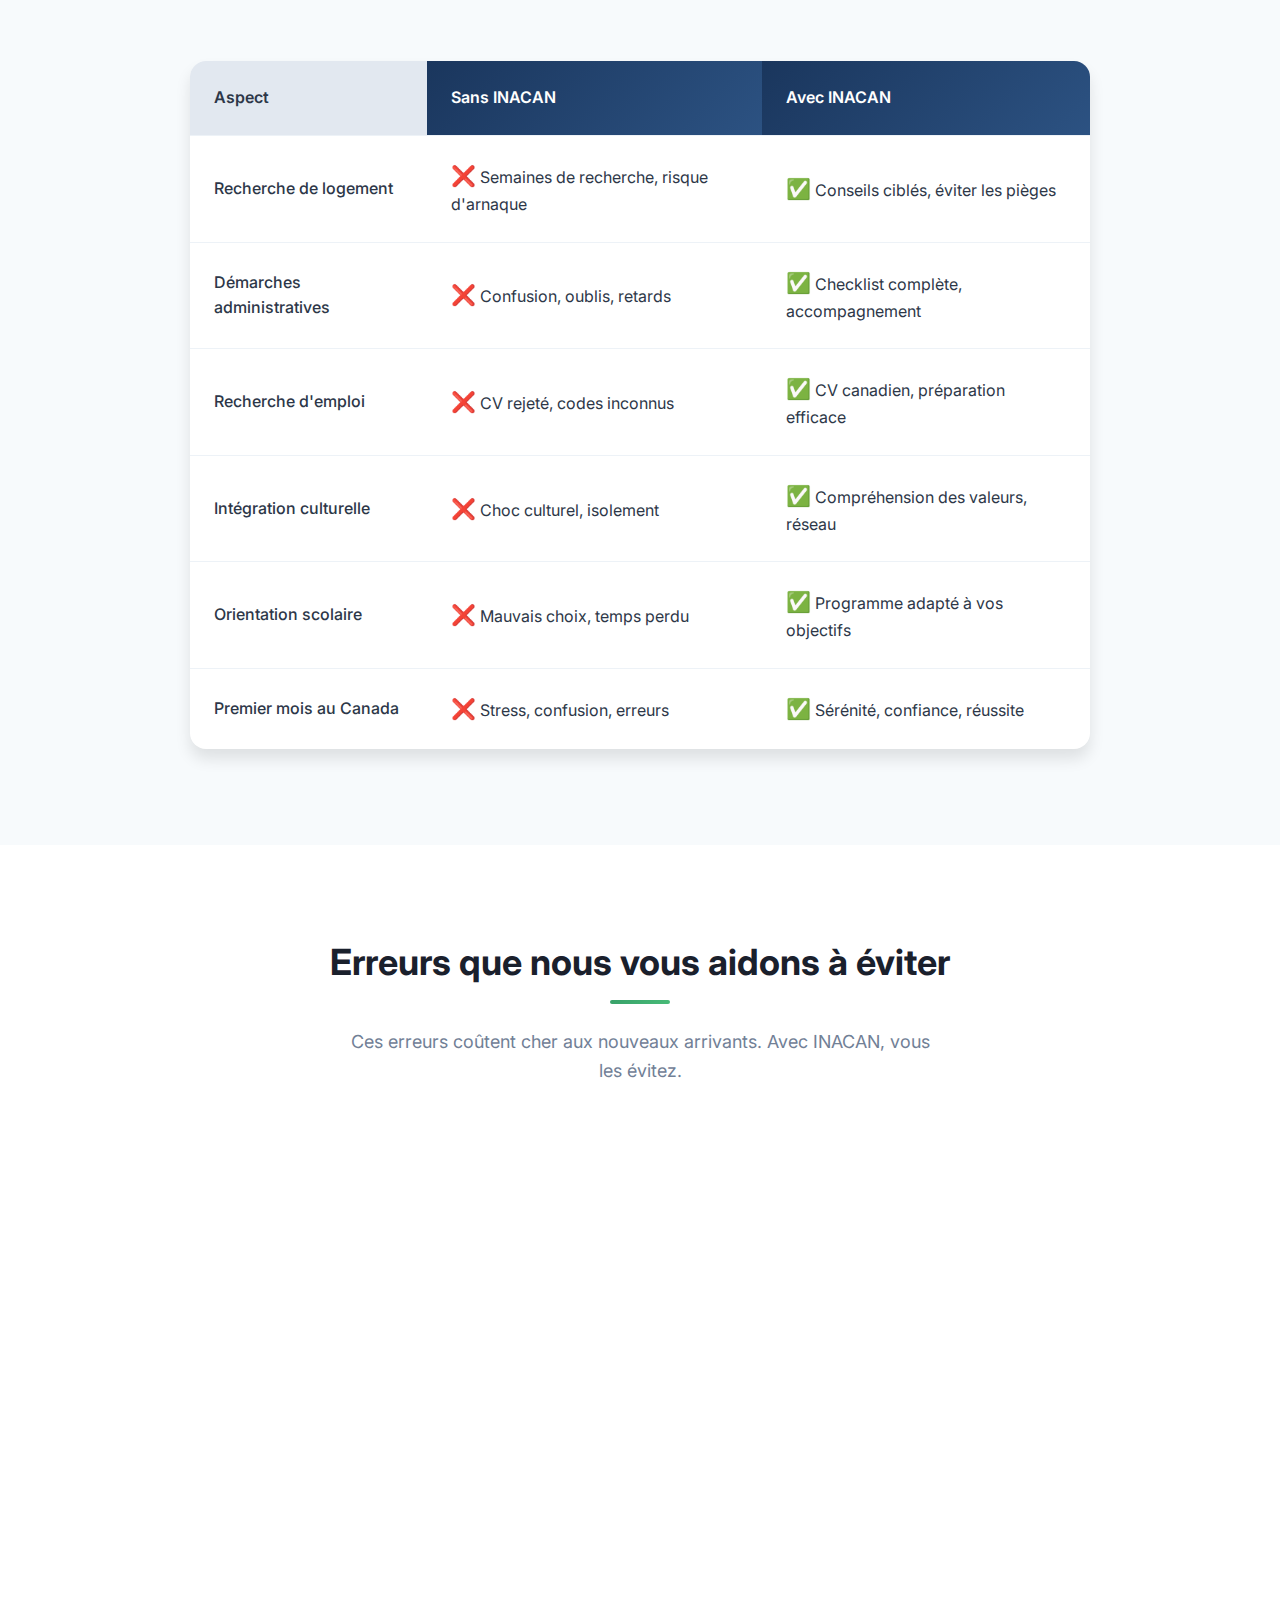
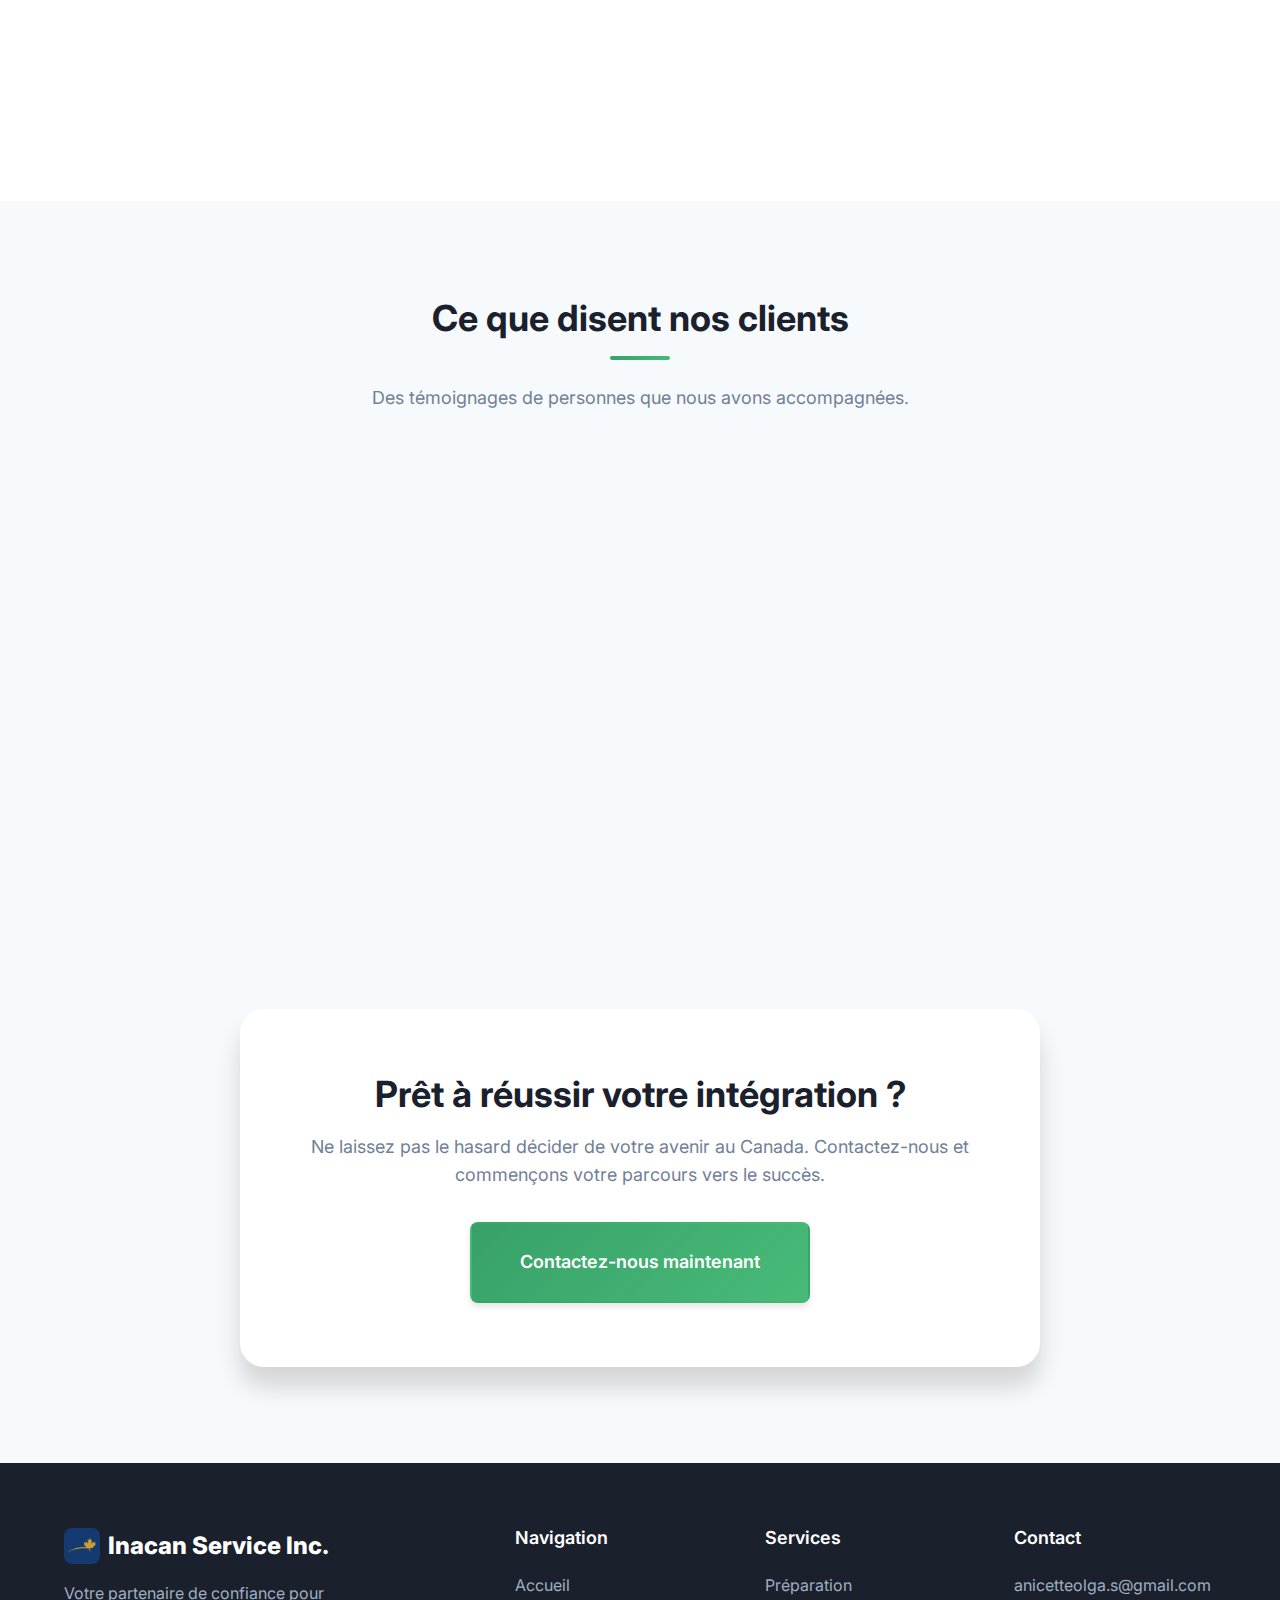
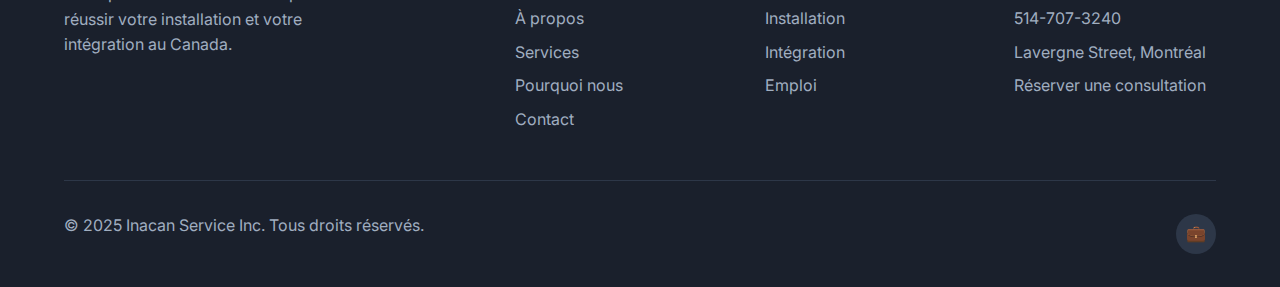
<file: why-us.html>
<!DOCTYPE html>
<html lang="fr">

<head>
    <meta charset="UTF-8">
    <meta name="viewport" content="width=device-width, initial-scale=1.0">
    <meta name="description" content="Découvrez les avantages de choisir INACAN pour votre accompagnement au Canada.">
    <title>Pourquoi choisir INACAN - INACAN</title>
    <link rel="stylesheet" href="css/styles.css">
</head>

<body>
    <!-- Header -->
    <header class="header">
        <div class="header__container">
            <a href="index.html" class="header__logo">
                <img src="images/logo.png" alt="Inacan Service Inc." class="header__logo-img">
                Inacan Service Inc.
            </a>
            <nav class="nav">
                <ul class="nav__list">
                    <li><a href="index.html" class="nav__link">Accueil</a></li>
                    <li><a href="about.html" class="nav__link">À propos</a></li>
                    <li><a href="services.html" class="nav__link">Services</a></li>
                    <li><a href="why-us.html" class="nav__link nav__link--active">Pourquoi nous</a></li>
                    <li><a href="contact.html" class="nav__link">Contact</a></li>
                </ul>
                <a href="contact.html" class="btn btn--primary nav__cta">Parlez-nous</a>
                <a href="why-us-en.html" class="lang-toggle" title="English">🇬🇧 EN</a>
                <button class="nav__toggle" aria-label="Menu">
                    <span></span>
                    <span></span>
                    <span></span>
                </button>
            </nav>
        </div>
    </header>

    <!-- Hero -->
    <section class="about-hero">
        <div class="container">
            <h1 class="about-hero__title">Pourquoi choisir INACAN ?</h1>
            <p class="about-hero__subtitle">
                Nous ne sommes pas juste un service d'information.
                Nous sommes votre partenaire pour réussir au Canada.
            </p>
        </div>
    </section>

    <!-- Advantages Section -->
    <section class="section">
        <div class="container">
            <h2 class="section-title">Nos avantages</h2>
            <p class="section-subtitle">
                Ce qui nous distingue des autres services d'accompagnement.
            </p>
            <div class="advantages__grid">
                <div class="advantage-card fade-in">
                    <div class="advantage-card__icon">⏰</div>
                    <div>
                        <h3 class="advantage-card__title">Gain de temps</h3>
                        <p class="advantage-card__text">
                            Évitez des semaines de recherches. Nous avons déjà fait le travail pour vous
                            et vous donnons directement les bonnes informations.
                        </p>
                    </div>
                </div>
                <div class="advantage-card fade-in">
                    <div class="advantage-card__icon">💰</div>
                    <div>
                        <h3 class="advantage-card__title">Économies d'argent</h3>
                        <p class="advantage-card__text">
                            Nos conseils vous évitent les erreurs coûteuses : mauvais choix de logement,
                            arnaques, dépenses inutiles, formations mal ciblées.
                        </p>
                    </div>
                </div>
                <div class="advantage-card fade-in">
                    <div class="advantage-card__icon">😌</div>
                    <div>
                        <h3 class="advantage-card__title">Moins de stress</h3>
                        <p class="advantage-card__text">
                            Avec un guide de confiance à vos côtés, vous pouvez vous concentrer sur
                            l'essentiel et profiter de votre nouvelle vie.
                        </p>
                    </div>
                </div>
                <div class="advantage-card fade-in">
                    <div class="advantage-card__icon">🎯</div>
                    <div>
                        <h3 class="advantage-card__title">Conseils personnalisés</h3>
                        <p class="advantage-card__text">
                            Pas de conseils génériques. Nous analysons votre situation et créons
                            un plan adapté à vos besoins spécifiques.
                        </p>
                    </div>
                </div>
                <div class="advantage-card fade-in">
                    <div class="advantage-card__icon">✅</div>
                    <div>
                        <h3 class="advantage-card__title">Information fiable</h3>
                        <p class="advantage-card__text">
                            Fini les informations contradictoires d'internet. Nous vérifions
                            et mettons à jour constamment nos conseils.
                        </p>
                    </div>
                </div>
                <div class="advantage-card fade-in">
                    <div class="advantage-card__icon">🤝</div>
                    <div>
                        <h3 class="advantage-card__title">Expérience vécue</h3>
                        <p class="advantage-card__text">
                            Nous sommes nous-mêmes immigrants. Nous ne parlons pas de théorie,
                            mais de ce que nous avons réellement vécu.
                        </p>
                    </div>
                </div>
            </div>
        </div>
    </section>

    <!-- Comparison Section -->
    <section class="section comparison">
        <div class="container">
            <h2 class="section-title">Avec ou sans INACAN</h2>
            <p class="section-subtitle">
                Voyez la différence que notre accompagnement peut faire dans votre parcours.
            </p>
            <div class="comparison__table">
                <table>
                    <thead>
                        <tr>
                            <th>Aspect</th>
                            <th>Sans INACAN</th>
                            <th>Avec INACAN</th>
                        </tr>
                    </thead>
                    <tbody>
                        <tr>
                            <td>Recherche de logement</td>
                            <td><span class="cross">❌</span> Semaines de recherche, risque d'arnaque</td>
                            <td><span class="check">✅</span> Conseils ciblés, éviter les pièges</td>
                        </tr>
                        <tr>
                            <td>Démarches administratives</td>
                            <td><span class="cross">❌</span> Confusion, oublis, retards</td>
                            <td><span class="check">✅</span> Checklist complète, accompagnement</td>
                        </tr>
                        <tr>
                            <td>Recherche d'emploi</td>
                            <td><span class="cross">❌</span> CV rejeté, codes inconnus</td>
                            <td><span class="check">✅</span> CV canadien, préparation efficace</td>
                        </tr>
                        <tr>
                            <td>Intégration culturelle</td>
                            <td><span class="cross">❌</span> Choc culturel, isolement</td>
                            <td><span class="check">✅</span> Compréhension des valeurs, réseau</td>
                        </tr>
                        <tr>
                            <td>Orientation scolaire</td>
                            <td><span class="cross">❌</span> Mauvais choix, temps perdu</td>
                            <td><span class="check">✅</span> Programme adapté à vos objectifs</td>
                        </tr>
                        <tr>
                            <td>Premier mois au Canada</td>
                            <td><span class="cross">❌</span> Stress, confusion, erreurs</td>
                            <td><span class="check">✅</span> Sérénité, confiance, réussite</td>
                        </tr>
                    </tbody>
                </table>
            </div>
        </div>
    </section>

    <!-- Errors to Avoid Section -->
    <section class="section">
        <div class="container">
            <h2 class="section-title">Erreurs que nous vous aidons à éviter</h2>
            <p class="section-subtitle">
                Ces erreurs coûtent cher aux nouveaux arrivants. Avec INACAN, vous les évitez.
            </p>
            <div class="solutions__grid">
                <div class="solution-card fade-in">
                    <div class="solution-card__number" style="background: #e53e3e;">!</div>
                    <div class="solution-card__content">
                        <h4>Arriver sans logement confirmé</h4>
                        <p>Beaucoup arrivent en pensant trouver facilement. Résultat : hôtel coûteux pendant des
                            semaines.</p>
                    </div>
                </div>
                <div class="solution-card fade-in">
                    <div class="solution-card__number" style="background: #e53e3e;">!</div>
                    <div class="solution-card__content">
                        <h4>Mauvais documents à la frontière</h4>
                        <p>Refus d'entrée ou problèmes avec l'agent douanier pour manque de documents cruciaux.</p>
                    </div>
                </div>
                <div class="solution-card fade-in">
                    <div class="solution-card__number" style="background: #e53e3e;">!</div>
                    <div class="solution-card__content">
                        <h4>CV format européen ou africain</h4>
                        <p>Le CV canadien est différent. Un mauvais format = candidature automatiquement rejetée.</p>
                    </div>
                </div>
                <div class="solution-card fade-in">
                    <div class="solution-card__number" style="background: #e53e3e;">!</div>
                    <div class="solution-card__content">
                        <h4>Choisir le mauvais programme d'études</h4>
                        <p>Des milliers de dollars et des années perdues dans un programme sans débouchés au Canada.</p>
                    </div>
                </div>
                <div class="solution-card fade-in">
                    <div class="solution-card__number" style="background: #e53e3e;">!</div>
                    <div class="solution-card__content">
                        <h4>Ignorer le réseautage</h4>
                        <p>Au Canada, le réseau est crucial. 80% des emplois ne sont pas affichés publiquement.</p>
                    </div>
                </div>
                <div class="solution-card fade-in">
                    <div class="solution-card__number" style="background: #e53e3e;">!</div>
                    <div class="solution-card__content">
                        <h4>Sous-estimer le climat</h4>
                        <p>Arriver sans vêtements d'hiver adaptés = dépenses imprévues et inconfort extrême.</p>
                    </div>
                </div>
            </div>
        </div>
    </section>

    <!-- Testimonials Section (Placeholder) -->
    <section class="section section--gray">
        <div class="container">
            <h2 class="section-title">Ce que disent nos clients</h2>
            <p class="section-subtitle">
                Des témoignages de personnes que nous avons accompagnées.
            </p>
            <div class="values__grid">
                <div class="value-card fade-in">
                    <div class="value-card__icon" style="background: var(--gradient-accent);">💬</div>
                    <p style="font-style: italic; color: var(--color-gray-600); margin-bottom: var(--spacing-md);">
                        "Grâce à INACAN, j'ai trouvé un logement en 2 semaines et un emploi en 3 mois.
                        Sans leur aide, j'aurais été perdu."
                    </p>
                    <h4 style="margin-bottom: 0;">— Jean M., Cameroun</h4>
                </div>
                <div class="value-card fade-in">
                    <div class="value-card__icon" style="background: var(--gradient-accent);">💬</div>
                    <p style="font-style: italic; color: var(--color-gray-600); margin-bottom: var(--spacing-md);">
                        "Les conseils sur le CV canadien ont tout changé. J'avais postulé 50 fois sans réponse.
                        Après la refonte, j'ai eu 5 entrevues en 2 semaines."
                    </p>
                    <h4 style="margin-bottom: 0;">— Marie L., France</h4>
                </div>
                <div class="value-card fade-in">
                    <div class="value-card__icon" style="background: var(--gradient-accent);">💬</div>
                    <p style="font-style: italic; color: var(--color-gray-600); margin-bottom: var(--spacing-md);">
                        "L'accompagnement d'INACAN m'a évité tellement de stress. Je recommande à tous
                        les nouveaux arrivants de faire appel à leurs services."
                    </p>
                    <h4 style="margin-bottom: 0;">— Ahmed K., Maroc</h4>
                </div>
            </div>
        </div>
    </section>

    <!-- CTA Section -->
    <section class="section cta">
        <div class="container">
            <div class="cta__box">
                <h2 class="cta__title">Prêt à réussir votre intégration ?</h2>
                <p class="cta__text">
                    Ne laissez pas le hasard décider de votre avenir au Canada.
                    Contactez-nous et commençons votre parcours vers le succès.
                </p>
                <a href="contact.html" class="btn btn--primary btn--large">Contactez-nous maintenant</a>
            </div>
        </div>
    </section>

    <!-- Footer -->
    <footer class="footer">
        <div class="container">
            <div class="footer__grid">
                <div class="footer__brand">
                    <a href="index.html" class="footer__logo">
                        <img src="images/logo.png" alt="Inacan Service Inc." class="footer__logo-img">
                        Inacan Service Inc.
                    </a>
                    <p class="footer__description">
                        Votre partenaire de confiance pour réussir votre installation et votre intégration au Canada.
                    </p>
                </div>
                <div class="footer__column">
                    <h4 class="footer__title">Navigation</h4>
                    <div class="footer__links">
                        <a href="index.html">Accueil</a>
                        <a href="about.html">À propos</a>
                        <a href="services.html">Services</a>
                        <a href="why-us.html">Pourquoi nous</a>
                        <a href="contact.html">Contact</a>
                    </div>
                </div>
                <div class="footer__column">
                    <h4 class="footer__title">Services</h4>
                    <div class="footer__links">
                        <a href="services.html">Préparation</a>
                        <a href="services.html">Installation</a>
                        <a href="services.html">Intégration</a>
                        <a href="services.html">Emploi</a>
                    </div>
                </div>
                <div class="footer__column">
                    <h4 class="footer__title">Contact</h4>
                    <div class="footer__links">
                        <a href="mailto:anicetteolga.s@gmail.com">anicetteolga.s@gmail.com</a>
                        <a href="tel:+15147073240">514-707-3240</a>
                        <a href="#">Lavergne Street, Montréal</a>
                        <a href="https://calendly.com/inacan-service" target="_blank">Réserver une consultation</a>
                    </div>
                </div>
            </div>
            <div class="footer__bottom">
                <p class="footer__copyright">
                    © 2025 Inacan Service Inc. Tous droits réservés.
                </p>
                <div class="footer__social">
                    <a href="https://linkedin.com/in/anicette-olga-sonfack" target="_blank" aria-label="LinkedIn">💼</a>
                </div>
            </div>
        </div>
    </footer>

    <script src="js/main.js"></script>
</body>

</html>
</file>
<file: css/styles.css>
/* ========================================
   INACAN - Design System & Styles
   Site web d'accompagnement des immigrants
   ======================================== */

/* Google Fonts */
@import url('https://fonts.googleapis.com/css2?family=Inter:wght@300;400;500;600;700;800&display=swap');

/* ========================================
   CSS Variables - Design Tokens
   ======================================== */
:root {
  /* Colors */
  --color-primary: #1a365d;
  --color-primary-light: #2c5282;
  --color-primary-dark: #0f2340;
  --color-secondary: #3182ce;
  --color-secondary-light: #4299e1;
  --color-accent: #38a169;
  --color-accent-hover: #2f855a;
  --color-white: #ffffff;
  --color-gray-50: #f7fafc;
  --color-gray-100: #edf2f7;
  --color-gray-200: #e2e8f0;
  --color-gray-300: #cbd5e0;
  --color-gray-400: #a0aec0;
  --color-gray-500: #718096;
  --color-gray-600: #4a5568;
  --color-gray-700: #2d3748;
  --color-gray-800: #1a202c;
  --color-danger: #e53e3e;
  --color-warning: #dd6b20;

  /* Gradients */
  --gradient-primary: linear-gradient(135deg, var(--color-primary) 0%, var(--color-primary-light) 100%);
  --gradient-hero: linear-gradient(135deg, rgba(26, 54, 93, 0.95) 0%, rgba(44, 82, 130, 0.9) 100%);
  --gradient-accent: linear-gradient(135deg, var(--color-accent) 0%, #48bb78 100%);

  /* Typography */
  --font-family: 'Inter', -apple-system, BlinkMacSystemFont, 'Segoe UI', sans-serif;
  --font-size-xs: 0.75rem;
  --font-size-sm: 0.875rem;
  --font-size-base: 1rem;
  --font-size-lg: 1.125rem;
  --font-size-xl: 1.25rem;
  --font-size-2xl: 1.5rem;
  --font-size-3xl: 1.875rem;
  --font-size-4xl: 2.25rem;
  --font-size-5xl: 3rem;
  --font-size-6xl: 3.75rem;

  /* Spacing */
  --spacing-xs: 0.25rem;
  --spacing-sm: 0.5rem;
  --spacing-md: 1rem;
  --spacing-lg: 1.5rem;
  --spacing-xl: 2rem;
  --spacing-2xl: 3rem;
  --spacing-3xl: 4rem;
  --spacing-4xl: 6rem;

  /* Border Radius */
  --radius-sm: 0.25rem;
  --radius-md: 0.5rem;
  --radius-lg: 1rem;
  --radius-xl: 1.5rem;
  --radius-full: 9999px;

  /* Shadows */
  --shadow-sm: 0 1px 2px rgba(0, 0, 0, 0.05);
  --shadow-md: 0 4px 6px rgba(0, 0, 0, 0.1);
  --shadow-lg: 0 10px 15px rgba(0, 0, 0, 0.1);
  --shadow-xl: 0 20px 25px rgba(0, 0, 0, 0.15);
  --shadow-glow: 0 0 40px rgba(49, 130, 206, 0.3);

  /* Transitions */
  --transition-fast: 150ms ease;
  --transition-base: 300ms ease;
  --transition-slow: 500ms ease;

  /* Container */
  --container-max: 1200px;
  --container-padding: 1.5rem;
}

/* ========================================
   Reset & Base Styles
   ======================================== */
*,
*::before,
*::after {
  box-sizing: border-box;
  margin: 0;
  padding: 0;
}

html {
  scroll-behavior: smooth;
  font-size: 16px;
}

body {
  font-family: var(--font-family);
  font-size: var(--font-size-base);
  line-height: 1.6;
  color: var(--color-gray-700);
  background-color: var(--color-white);
  -webkit-font-smoothing: antialiased;
  -moz-osx-font-smoothing: grayscale;
}

img {
  max-width: 100%;
  height: auto;
  display: block;
}

a {
  color: var(--color-secondary);
  text-decoration: none;
  transition: color var(--transition-fast);
}

a:hover {
  color: var(--color-primary);
}

ul,
ol {
  list-style: none;
}

button {
  font-family: inherit;
  cursor: pointer;
  border: none;
  background: none;
}

input,
textarea,
select {
  font-family: inherit;
  font-size: inherit;
}

/* ========================================
   Utility Classes
   ======================================== */
.container {
  max-width: var(--container-max);
  margin: 0 auto;
  padding: 0 var(--container-padding);
}

.section {
  padding: var(--spacing-4xl) 0;
}

.section--gray {
  background-color: var(--color-gray-50);
}

.section--primary {
  background: var(--gradient-primary);
  color: var(--color-white);
}

.text-center {
  text-align: center;
}

.visually-hidden {
  position: absolute;
  width: 1px;
  height: 1px;
  padding: 0;
  margin: -1px;
  overflow: hidden;
  clip: rect(0, 0, 0, 0);
  border: 0;
}

/* ========================================
   Typography
   ======================================== */
h1,
h2,
h3,
h4,
h5,
h6 {
  color: var(--color-gray-800);
  font-weight: 700;
  line-height: 1.2;
  margin-bottom: var(--spacing-md);
}

h1 {
  font-size: var(--font-size-5xl);
}

h2 {
  font-size: var(--font-size-4xl);
}

h3 {
  font-size: var(--font-size-3xl);
}

h4 {
  font-size: var(--font-size-2xl);
}

h5 {
  font-size: var(--font-size-xl);
}

h6 {
  font-size: var(--font-size-lg);
}

p {
  margin-bottom: var(--spacing-md);
}

.section-title {
  font-size: var(--font-size-4xl);
  text-align: center;
  margin-bottom: var(--spacing-lg);
  position: relative;
}

.section-title::after {
  content: '';
  display: block;
  width: 60px;
  height: 4px;
  background: var(--gradient-accent);
  margin: var(--spacing-md) auto 0;
  border-radius: var(--radius-full);
}

.section-subtitle {
  font-size: var(--font-size-lg);
  color: var(--color-gray-500);
  text-align: center;
  max-width: 600px;
  margin: 0 auto var(--spacing-3xl);
}

/* ========================================
   Buttons
   ======================================== */
.btn {
  display: inline-flex;
  align-items: center;
  justify-content: center;
  gap: var(--spacing-sm);
  padding: var(--spacing-md) var(--spacing-xl);
  font-size: var(--font-size-base);
  font-weight: 600;
  border-radius: var(--radius-md);
  transition: all var(--transition-base);
  text-decoration: none;
  cursor: pointer;
  border: 2px solid transparent;
}

.btn--primary {
  background: var(--gradient-accent);
  color: var(--color-white);
  box-shadow: var(--shadow-md);
}

.btn--primary:hover {
  transform: translateY(-2px);
  box-shadow: var(--shadow-lg);
  color: var(--color-white);
}

.btn--secondary {
  background: var(--color-white);
  color: var(--color-primary);
  border-color: var(--color-primary);
}

.btn--secondary:hover {
  background: var(--color-primary);
  color: var(--color-white);
}

.btn--outline {
  background: transparent;
  color: var(--color-white);
  border-color: var(--color-white);
}

.btn--outline:hover {
  background: var(--color-white);
  color: var(--color-primary);
}

.btn--large {
  padding: var(--spacing-lg) var(--spacing-2xl);
  font-size: var(--font-size-lg);
}

/* ========================================
   Header & Navigation
   ======================================== */
.header {
  position: fixed;
  top: 0;
  left: 0;
  right: 0;
  z-index: 1000;
  background: var(--color-white);
  box-shadow: var(--shadow-sm);
  transition: all var(--transition-base);
}

.header--scrolled {
  box-shadow: var(--shadow-md);
}

.header__container {
  display: flex;
  align-items: center;
  justify-content: space-between;
  padding: var(--spacing-md) var(--container-padding);
  max-width: var(--container-max);
  margin: 0 auto;
}

.header__logo {
  display: flex;
  align-items: center;
  gap: var(--spacing-sm);
  font-size: var(--font-size-2xl);
  font-weight: 800;
  color: var(--color-primary);
  text-decoration: none;
}

.header__logo-icon {
  width: 40px;
  height: 40px;
  background: var(--gradient-primary);
  border-radius: var(--radius-md);
  display: flex;
  align-items: center;
  justify-content: center;
  color: var(--color-white);
  font-weight: 800;
}

.header__logo-img {
  width: 40px;
  height: 40px;
  border-radius: var(--radius-md);
  object-fit: contain;
}

.nav {
  display: flex;
  align-items: center;
  gap: var(--spacing-xl);
}

.nav__list {
  display: flex;
  gap: var(--spacing-lg);
}

.nav__link {
  color: var(--color-gray-600);
  font-weight: 500;
  padding: var(--spacing-sm) 0;
  position: relative;
  transition: color var(--transition-fast);
}

.nav__link::after {
  content: '';
  position: absolute;
  bottom: 0;
  left: 0;
  width: 0;
  height: 2px;
  background: var(--color-accent);
  transition: width var(--transition-base);
}

.nav__link:hover,
.nav__link--active {
  color: var(--color-primary);
}

.nav__link:hover::after,
.nav__link--active::after {
  width: 100%;
}

.nav__cta {
  padding: var(--spacing-sm) var(--spacing-lg);
}

/* Language Toggle */
.lang-toggle {
  display: inline-flex;
  align-items: center;
  gap: var(--spacing-xs);
  padding: var(--spacing-sm) var(--spacing-md);
  font-size: var(--font-size-sm);
  font-weight: 600;
  color: var(--color-gray-600);
  background: var(--color-gray-100);
  border-radius: var(--radius-md);
  text-decoration: none;
  transition: all var(--transition-fast);
  margin-left: var(--spacing-sm);
}

.lang-toggle:hover {
  background: var(--color-primary);
  color: var(--color-white);
}

/* Mobile Menu Toggle */
.nav__toggle {
  display: none;
  flex-direction: column;
  gap: 5px;
  padding: var(--spacing-sm);
  cursor: pointer;
}

.nav__toggle span {
  display: block;
  width: 25px;
  height: 3px;
  background: var(--color-primary);
  border-radius: var(--radius-full);
  transition: all var(--transition-fast);
}

/* ========================================
   Hero Section
   ======================================== */
.hero {
  position: relative;
  min-height: 100vh;
  display: flex;
  align-items: center;
  background: var(--gradient-hero);
  overflow: hidden;
}

.hero__bg {
  position: absolute;
  inset: 0;
  background: url('https://images.unsplash.com/photo-1517935706615-2717063c2225?w=1920') center/cover no-repeat;
  z-index: -1;
}

.hero__content {
  max-width: 800px;
  padding: var(--spacing-4xl) 0;
  animation: fadeInUp 1s ease;
}

.hero__badge {
  display: inline-flex;
  align-items: center;
  gap: var(--spacing-sm);
  background: rgba(255, 255, 255, 0.15);
  backdrop-filter: blur(10px);
  padding: var(--spacing-sm) var(--spacing-md);
  border-radius: var(--radius-full);
  color: var(--color-white);
  font-size: var(--font-size-sm);
  font-weight: 500;
  margin-bottom: var(--spacing-lg);
}

.hero__badge-icon {
  width: 8px;
  height: 8px;
  background: var(--color-accent);
  border-radius: var(--radius-full);
  animation: pulse 2s infinite;
}

.hero__title {
  font-size: var(--font-size-6xl);
  color: var(--color-white);
  margin-bottom: var(--spacing-lg);
  line-height: 1.1;
}

.hero__title span {
  color: #68d391;
}

.hero__subtitle {
  font-size: var(--font-size-xl);
  color: rgba(255, 255, 255, 0.9);
  margin-bottom: var(--spacing-2xl);
  max-width: 600px;
}

.hero__buttons {
  display: flex;
  gap: var(--spacing-md);
  flex-wrap: wrap;
}

.hero__scroll {
  position: absolute;
  bottom: var(--spacing-2xl);
  left: 50%;
  transform: translateX(-50%);
  display: flex;
  flex-direction: column;
  align-items: center;
  gap: var(--spacing-sm);
  color: rgba(255, 255, 255, 0.7);
  font-size: var(--font-size-sm);
  animation: bounce 2s infinite;
}

.hero__scroll-icon {
  width: 24px;
  height: 40px;
  border: 2px solid rgba(255, 255, 255, 0.5);
  border-radius: 12px;
  position: relative;
}

.hero__scroll-icon::before {
  content: '';
  position: absolute;
  top: 8px;
  left: 50%;
  transform: translateX(-50%);
  width: 4px;
  height: 8px;
  background: rgba(255, 255, 255, 0.7);
  border-radius: var(--radius-full);
  animation: scrollDown 2s infinite;
}

/* ========================================
   Features / Problems Section
   ======================================== */
.problems {
  background: var(--color-gray-50);
}

.problems__grid {
  display: grid;
  grid-template-columns: repeat(auto-fit, minmax(280px, 1fr));
  gap: var(--spacing-xl);
}

.problem-card {
  background: var(--color-white);
  padding: var(--spacing-xl);
  border-radius: var(--radius-lg);
  box-shadow: var(--shadow-md);
  transition: all var(--transition-base);
  border: 1px solid var(--color-gray-100);
}

.problem-card:hover {
  transform: translateY(-5px);
  box-shadow: var(--shadow-xl);
}

.problem-card__icon {
  width: 60px;
  height: 60px;
  background: var(--gradient-primary);
  border-radius: var(--radius-md);
  display: flex;
  align-items: center;
  justify-content: center;
  margin-bottom: var(--spacing-lg);
  font-size: var(--font-size-2xl);
}

.problem-card__title {
  font-size: var(--font-size-xl);
  margin-bottom: var(--spacing-sm);
}

.problem-card__text {
  color: var(--color-gray-500);
  margin-bottom: 0;
}

/* ========================================
   Solutions Section
   ======================================== */
.solutions__grid {
  display: grid;
  grid-template-columns: repeat(2, 1fr);
  gap: var(--spacing-xl);
}

.solution-card {
  display: flex;
  gap: var(--spacing-lg);
  padding: var(--spacing-xl);
  background: var(--color-white);
  border-radius: var(--radius-lg);
  box-shadow: var(--shadow-sm);
  border: 1px solid var(--color-gray-100);
  transition: all var(--transition-base);
}

.solution-card:hover {
  box-shadow: var(--shadow-md);
  border-color: var(--color-secondary);
}

.solution-card__number {
  width: 50px;
  height: 50px;
  min-width: 50px;
  background: var(--gradient-accent);
  border-radius: var(--radius-full);
  display: flex;
  align-items: center;
  justify-content: center;
  color: var(--color-white);
  font-weight: 700;
  font-size: var(--font-size-xl);
}

.solution-card__content h4 {
  margin-bottom: var(--spacing-sm);
}

.solution-card__content p {
  color: var(--color-gray-500);
  margin-bottom: 0;
}

/* ========================================
   Services Section
   ======================================== */
.services__grid {
  display: grid;
  grid-template-columns: repeat(auto-fit, minmax(300px, 1fr));
  gap: var(--spacing-xl);
}

.service-card {
  background: var(--color-white);
  border-radius: var(--radius-xl);
  overflow: hidden;
  box-shadow: var(--shadow-md);
  transition: all var(--transition-base);
  border: 1px solid var(--color-gray-100);
}

.service-card:hover {
  transform: translateY(-8px);
  box-shadow: var(--shadow-xl);
}

.service-card__image {
  height: 200px;
  background: var(--gradient-primary);
  display: flex;
  align-items: center;
  justify-content: center;
  font-size: 4rem;
}

.service-card__content {
  padding: var(--spacing-xl);
}

.service-card__title {
  font-size: var(--font-size-xl);
  margin-bottom: var(--spacing-sm);
}

.service-card__text {
  color: var(--color-gray-500);
  margin-bottom: var(--spacing-md);
}

.service-card__list {
  border-top: 1px solid var(--color-gray-100);
  padding-top: var(--spacing-md);
}

.service-card__list li {
  display: flex;
  align-items: center;
  gap: var(--spacing-sm);
  padding: var(--spacing-xs) 0;
  color: var(--color-gray-600);
  font-size: var(--font-size-sm);
}

.service-card__list li::before {
  content: '✓';
  color: var(--color-accent);
  font-weight: 700;
}

/* ========================================
   Stats Section
   ======================================== */
.stats {
  background: var(--gradient-primary);
  color: var(--color-white);
}

.stats__grid {
  display: grid;
  grid-template-columns: repeat(4, 1fr);
  gap: var(--spacing-xl);
  text-align: center;
}

.stat-item__number {
  font-size: var(--font-size-5xl);
  font-weight: 800;
  margin-bottom: var(--spacing-sm);
  background: linear-gradient(135deg, #fff 0%, #68d391 100%);
  -webkit-background-clip: text;
  -webkit-text-fill-color: transparent;
  background-clip: text;
}

.stat-item__label {
  font-size: var(--font-size-lg);
  opacity: 0.9;
}

/* ========================================
   CTA Section
   ======================================== */
.cta {
  background: var(--color-gray-50);
  text-align: center;
}

.cta__box {
  background: var(--color-white);
  padding: var(--spacing-3xl);
  border-radius: var(--radius-xl);
  box-shadow: var(--shadow-xl);
  max-width: 800px;
  margin: 0 auto;
}

.cta__title {
  margin-bottom: var(--spacing-md);
}

.cta__text {
  font-size: var(--font-size-lg);
  color: var(--color-gray-500);
  margin-bottom: var(--spacing-xl);
}

/* ========================================
   About Page
   ======================================== */
.about-hero {
  background: var(--gradient-primary);
  color: var(--color-white);
  padding: calc(var(--spacing-4xl) + 80px) 0 var(--spacing-4xl);
  text-align: center;
}

.about-hero__title {
  color: var(--color-white);
  font-size: var(--font-size-5xl);
  margin-bottom: var(--spacing-md);
}

.about-hero__subtitle {
  font-size: var(--font-size-xl);
  opacity: 0.9;
  max-width: 600px;
  margin: 0 auto;
}

.mission__content {
  display: grid;
  grid-template-columns: 1fr 1fr;
  gap: var(--spacing-3xl);
  align-items: center;
}

.mission__text h3 {
  margin-bottom: var(--spacing-md);
}

.mission__image {
  background: var(--gradient-primary);
  border-radius: var(--radius-xl);
  height: 400px;
  display: flex;
  align-items: center;
  justify-content: center;
  font-size: 6rem;
}

.values__grid {
  display: grid;
  grid-template-columns: repeat(3, 1fr);
  gap: var(--spacing-xl);
  margin-top: var(--spacing-2xl);
}

.value-card {
  text-align: center;
  padding: var(--spacing-xl);
  background: var(--color-white);
  border-radius: var(--radius-lg);
  box-shadow: var(--shadow-md);
  transition: all var(--transition-base);
}

.value-card:hover {
  transform: translateY(-5px);
  box-shadow: var(--shadow-xl);
}

.value-card__icon {
  width: 80px;
  height: 80px;
  background: var(--gradient-primary);
  border-radius: var(--radius-full);
  display: flex;
  align-items: center;
  justify-content: center;
  margin: 0 auto var(--spacing-lg);
  font-size: 2rem;
}

.value-card__title {
  font-size: var(--font-size-xl);
  margin-bottom: var(--spacing-sm);
}

.value-card__text {
  color: var(--color-gray-500);
  margin-bottom: 0;
}

/* ========================================
   Why Us Page
   ======================================== */
.advantages__grid {
  display: grid;
  grid-template-columns: repeat(2, 1fr);
  gap: var(--spacing-xl);
}

.advantage-card {
  display: flex;
  gap: var(--spacing-lg);
  padding: var(--spacing-xl);
  background: var(--color-white);
  border-radius: var(--radius-lg);
  box-shadow: var(--shadow-md);
  border-left: 4px solid var(--color-accent);
  transition: all var(--transition-base);
}

.advantage-card:hover {
  transform: translateX(5px);
  box-shadow: var(--shadow-lg);
}

.advantage-card__icon {
  width: 60px;
  height: 60px;
  min-width: 60px;
  background: rgba(56, 161, 105, 0.1);
  border-radius: var(--radius-md);
  display: flex;
  align-items: center;
  justify-content: center;
  font-size: 1.5rem;
}

.advantage-card__title {
  font-size: var(--font-size-lg);
  margin-bottom: var(--spacing-sm);
}

.advantage-card__text {
  color: var(--color-gray-500);
  margin-bottom: 0;
}

.comparison {
  background: var(--color-gray-50);
}

.comparison__table {
  width: 100%;
  max-width: 900px;
  margin: 0 auto;
  background: var(--color-white);
  border-radius: var(--radius-lg);
  overflow: hidden;
  box-shadow: var(--shadow-lg);
}

.comparison__table table {
  width: 100%;
  border-collapse: collapse;
}

.comparison__table th,
.comparison__table td {
  padding: var(--spacing-lg);
  text-align: left;
  border-bottom: 1px solid var(--color-gray-100);
}

.comparison__table th {
  background: var(--gradient-primary);
  color: var(--color-white);
  font-weight: 600;
}

.comparison__table th:first-child {
  background: var(--color-gray-200);
  color: var(--color-gray-700);
}

.comparison__table tr:last-child td {
  border-bottom: none;
}

.comparison__table td:first-child {
  font-weight: 500;
  color: var(--color-gray-700);
}

.check {
  color: var(--color-accent);
  font-size: var(--font-size-xl);
}

.cross {
  color: var(--color-danger);
  font-size: var(--font-size-xl);
}

/* ========================================
   Contact Page
   ======================================== */
.contact-hero {
  background: var(--gradient-primary);
  color: var(--color-white);
  padding: calc(var(--spacing-4xl) + 80px) 0 var(--spacing-4xl);
  text-align: center;
}

.contact-hero__title {
  color: var(--color-white);
  font-size: var(--font-size-5xl);
  margin-bottom: var(--spacing-md);
}

.contact-hero__subtitle {
  font-size: var(--font-size-xl);
  opacity: 0.9;
  max-width: 600px;
  margin: 0 auto;
}

.contact__grid {
  display: grid;
  grid-template-columns: 1fr 1fr;
  gap: var(--spacing-3xl);
}

.contact-form {
  background: var(--color-white);
  padding: var(--spacing-2xl);
  border-radius: var(--radius-xl);
  box-shadow: var(--shadow-lg);
}

.contact-form__title {
  margin-bottom: var(--spacing-xl);
}

.form-group {
  margin-bottom: var(--spacing-lg);
}

.form-group label {
  display: block;
  margin-bottom: var(--spacing-sm);
  font-weight: 500;
  color: var(--color-gray-700);
}

.form-group input,
.form-group textarea,
.form-group select {
  width: 100%;
  padding: var(--spacing-md);
  border: 2px solid var(--color-gray-200);
  border-radius: var(--radius-md);
  transition: all var(--transition-fast);
  background: var(--color-white);
}

.form-group input:focus,
.form-group textarea:focus,
.form-group select:focus {
  outline: none;
  border-color: var(--color-secondary);
  box-shadow: 0 0 0 3px rgba(49, 130, 206, 0.1);
}

.form-group textarea {
  min-height: 150px;
  resize: vertical;
}

.contact-info {
  display: flex;
  flex-direction: column;
  gap: var(--spacing-xl);
}

.contact-info__item {
  display: flex;
  gap: var(--spacing-lg);
  padding: var(--spacing-xl);
  background: var(--color-white);
  border-radius: var(--radius-lg);
  box-shadow: var(--shadow-md);
  transition: all var(--transition-base);
}

.contact-info__item:hover {
  transform: translateX(5px);
  box-shadow: var(--shadow-lg);
}

.contact-info__icon {
  width: 60px;
  height: 60px;
  min-width: 60px;
  background: var(--gradient-primary);
  border-radius: var(--radius-md);
  display: flex;
  align-items: center;
  justify-content: center;
  font-size: 1.5rem;
}

.contact-info__title {
  font-size: var(--font-size-lg);
  margin-bottom: var(--spacing-xs);
}

.contact-info__text {
  color: var(--color-gray-500);
  margin-bottom: 0;
}

.contact-info__text a {
  color: var(--color-secondary);
}

/* ========================================
   Footer
   ======================================== */
.footer {
  background: var(--color-gray-800);
  color: var(--color-white);
  padding: var(--spacing-3xl) 0 var(--spacing-xl);
}

.footer__grid {
  display: grid;
  grid-template-columns: 2fr 1fr 1fr 1fr;
  gap: var(--spacing-2xl);
  margin-bottom: var(--spacing-2xl);
}

.footer__brand {
  max-width: 300px;
}

.footer__logo {
  display: flex;
  align-items: center;
  gap: var(--spacing-sm);
  font-size: var(--font-size-2xl);
  font-weight: 800;
  color: var(--color-white);
  margin-bottom: var(--spacing-md);
  text-decoration: none;
}

.footer__logo-icon {
  width: 40px;
  height: 40px;
  background: var(--gradient-accent);
  border-radius: var(--radius-md);
  display: flex;
  align-items: center;
  justify-content: center;
}

.footer__logo-img {
  width: 36px;
  height: 36px;
  border-radius: var(--radius-md);
  object-fit: contain;
}

.footer__description {
  color: var(--color-gray-400);
  margin-bottom: var(--spacing-md);
}

.footer__title {
  font-size: var(--font-size-lg);
  font-weight: 600;
  margin-bottom: var(--spacing-lg);
  color: var(--color-white);
}

.footer__links {
  display: flex;
  flex-direction: column;
  gap: var(--spacing-sm);
}

.footer__links a {
  color: var(--color-gray-400);
  transition: color var(--transition-fast);
}

.footer__links a:hover {
  color: var(--color-white);
}

.footer__bottom {
  display: flex;
  justify-content: space-between;
  align-items: center;
  padding-top: var(--spacing-xl);
  border-top: 1px solid var(--color-gray-700);
}

.footer__copyright {
  color: var(--color-gray-400);
}

.footer__social {
  display: flex;
  gap: var(--spacing-md);
}

.footer__social a {
  width: 40px;
  height: 40px;
  background: var(--color-gray-700);
  border-radius: var(--radius-full);
  display: flex;
  align-items: center;
  justify-content: center;
  color: var(--color-gray-400);
  transition: all var(--transition-fast);
}

.footer__social a:hover {
  background: var(--color-accent);
  color: var(--color-white);
}

/* ========================================
   Animations
   ======================================== */
@keyframes fadeInUp {
  from {
    opacity: 0;
    transform: translateY(30px);
  }

  to {
    opacity: 1;
    transform: translateY(0);
  }
}

@keyframes pulse {

  0%,
  100% {
    opacity: 1;
  }

  50% {
    opacity: 0.5;
  }
}

@keyframes bounce {

  0%,
  100% {
    transform: translateX(-50%) translateY(0);
  }

  50% {
    transform: translateX(-50%) translateY(10px);
  }
}

@keyframes scrollDown {
  0% {
    opacity: 1;
    transform: translateX(-50%) translateY(0);
  }

  100% {
    opacity: 0;
    transform: translateX(-50%) translateY(10px);
  }
}

/* Scroll animations */
.fade-in {
  opacity: 0;
  transform: translateY(20px);
  transition: all 0.6s ease;
}

.fade-in.visible {
  opacity: 1;
  transform: translateY(0);
}

/* ========================================
   Responsive Design
   ======================================== */
@media (max-width: 1024px) {

  .solutions__grid,
  .advantages__grid {
    grid-template-columns: 1fr;
  }

  .stats__grid {
    grid-template-columns: repeat(2, 1fr);
  }

  .mission__content {
    grid-template-columns: 1fr;
    gap: var(--spacing-xl);
  }

  .mission__image {
    order: -1;
    height: 300px;
  }

  .values__grid {
    grid-template-columns: repeat(2, 1fr);
  }

  .footer__grid {
    grid-template-columns: 1fr 1fr;
  }
}

@media (max-width: 768px) {
  :root {
    --font-size-5xl: 2.5rem;
    --font-size-6xl: 3rem;
    --spacing-4xl: 4rem;
  }

  .nav__list {
    display: none;
    position: absolute;
    top: 100%;
    left: 0;
    right: 0;
    background: var(--color-white);
    flex-direction: column;
    padding: var(--spacing-lg);
    box-shadow: var(--shadow-lg);
    gap: 0;
  }

  .nav__list.active {
    display: flex;
  }

  .nav__link {
    padding: var(--spacing-md);
    border-bottom: 1px solid var(--color-gray-100);
    display: block;
  }

  .nav__toggle {
    display: flex;
  }

  .nav__cta {
    display: none;
  }

  .hero__buttons {
    flex-direction: column;
  }

  .hero__scroll {
    display: none;
  }

  .stats__grid {
    grid-template-columns: 1fr;
    gap: var(--spacing-lg);
  }

  .values__grid {
    grid-template-columns: 1fr;
  }

  .contact__grid {
    grid-template-columns: 1fr;
  }

  .footer__grid {
    grid-template-columns: 1fr;
    text-align: center;
  }

  .footer__brand {
    max-width: 100%;
  }

  .footer__logo {
    justify-content: center;
  }

  .footer__bottom {
    flex-direction: column;
    gap: var(--spacing-md);
    text-align: center;
  }

  .comparison__table {
    overflow-x: auto;
  }
}

@media (max-width: 480px) {
  :root {
    --container-padding: 1rem;
    --font-size-4xl: 1.75rem;
    --font-size-5xl: 2rem;
  }

  .hero__title {
    font-size: var(--font-size-4xl);
  }

  .problems__grid,
  .services__grid {
    grid-template-columns: 1fr;
  }

  .solution-card,
  .advantage-card {
    flex-direction: column;
    text-align: center;
  }

  .solution-card__number,
  .advantage-card__icon {
    margin: 0 auto;
  }
}

/* ========================================
   Form Success/Error States
   ======================================== */
.form-message {
  padding: var(--spacing-md);
  border-radius: var(--radius-md);
  margin-bottom: var(--spacing-lg);
  display: none;
}

.form-message--success {
  background: rgba(56, 161, 105, 0.1);
  color: var(--color-accent);
  border: 1px solid var(--color-accent);
}

.form-message--error {
  background: rgba(229, 62, 62, 0.1);
  color: var(--color-danger);
  border: 1px solid var(--color-danger);
}

.form-message.show {
  display: block;
}
</file>
